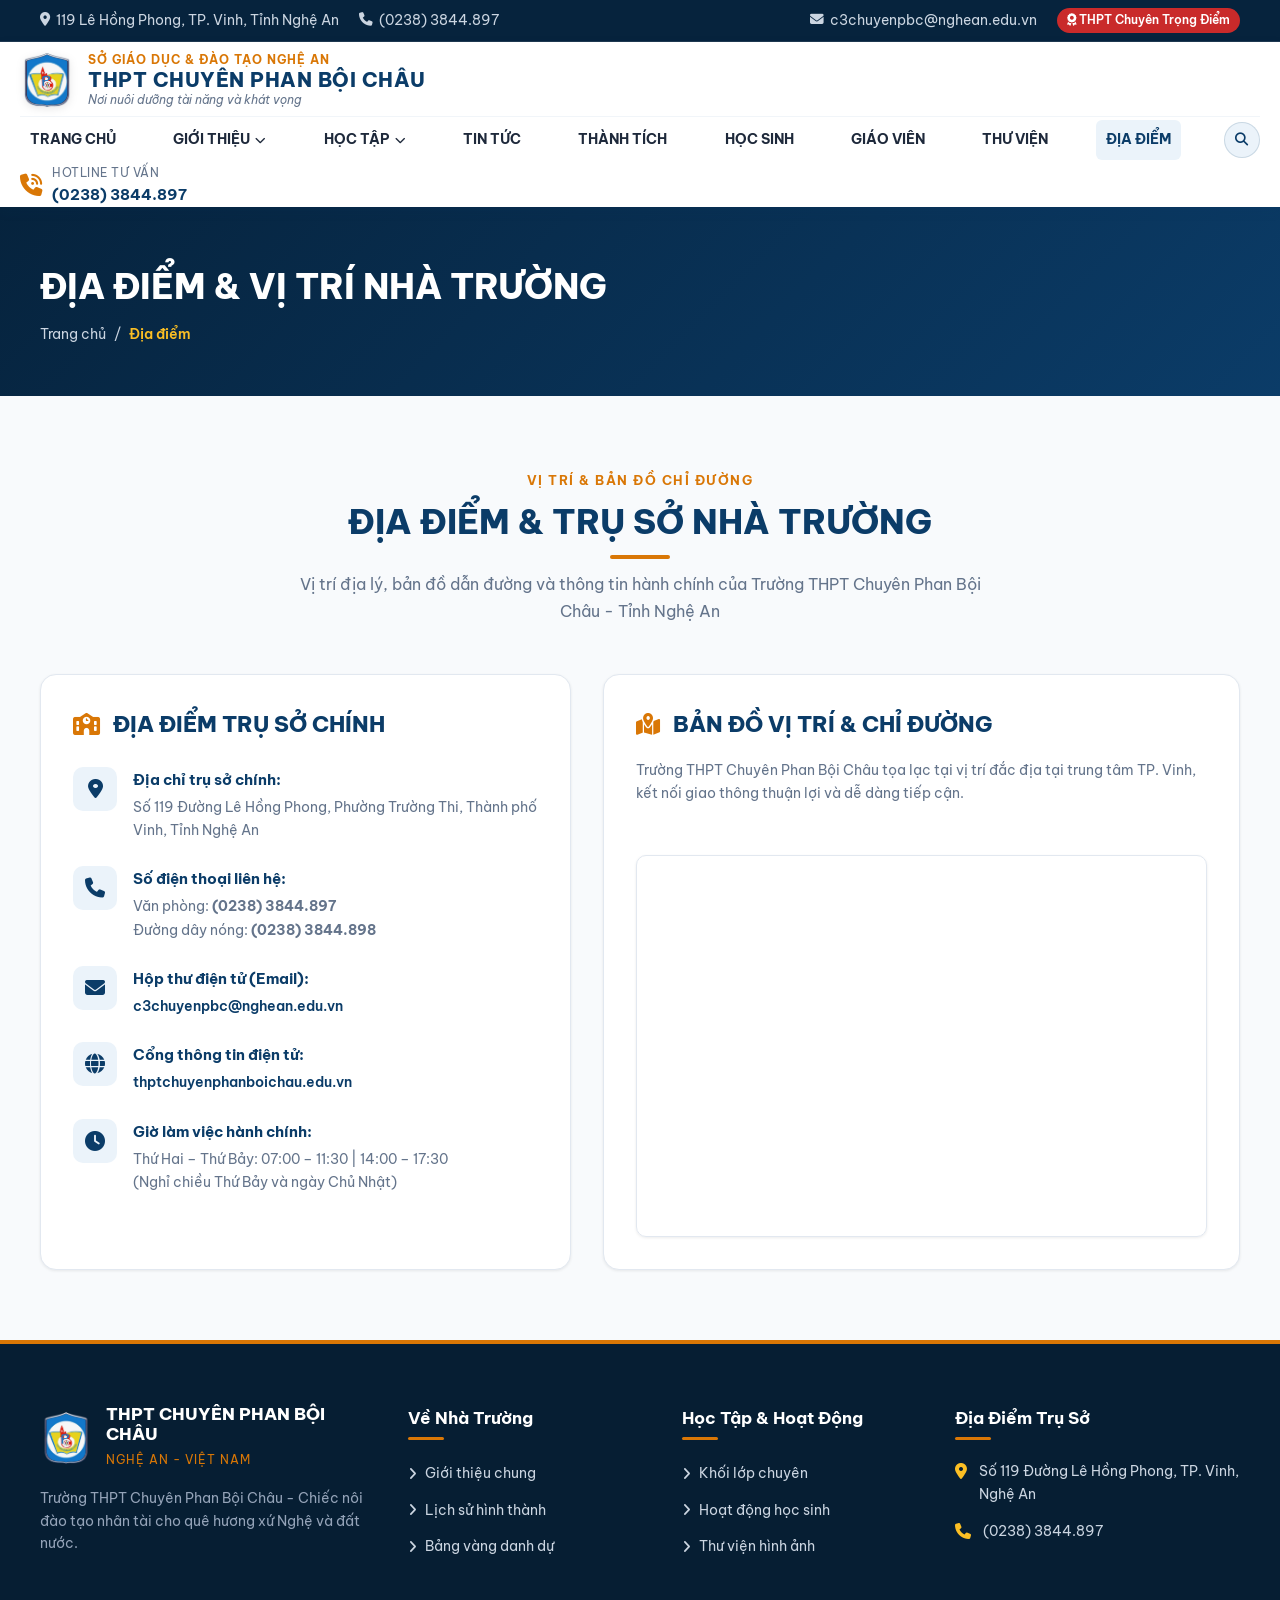
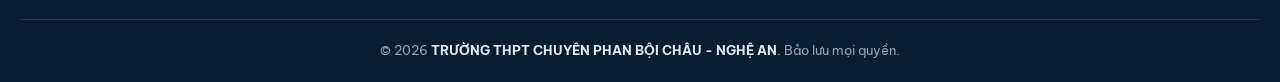
<file: pages/dia-diem.html>
<!DOCTYPE html>
<html lang="vi">
<head>
  <meta charset="UTF-8">
  <meta name="viewport" content="width=device-width, initial-scale=1.0">
  <title>Địa Điểm & Vị Trí - Trường THPT Chuyên Phan Bội Châu (Nghệ An)</title>
  <link rel="icon" type="image/png" href="../images/logo/logo-pbc.png">
  <link rel="stylesheet" href="https://cdnjs.cloudflare.com/ajax/libs/font-awesome/6.5.1/css/all.min.css">
  <link rel="stylesheet" href="../css/style.css">
  <link rel="stylesheet" href="../css/components.css">
  <link rel="stylesheet" href="../css/responsive.css">
</head>
<body>

  <!-- TOP BAR -->
  <div class="top-bar">
    <div class="container top-bar-inner">
      <div class="top-bar-left">
        <span class="top-bar-item"><i class="fa-solid fa-location-dot"></i> 119 Lê Hồng Phong, TP. Vinh, Tỉnh Nghệ An</span>
        <span class="top-bar-item"><i class="fa-solid fa-phone"></i> (0238) 3844.897</span>
      </div>
      <div class="top-bar-right">
        <span class="top-bar-item"><i class="fa-solid fa-envelope"></i> c3chuyenpbc@nghean.edu.vn</span>
        <span class="top-bar-highlight"><i class="fa-solid fa-award"></i> THPT Chuyên Trọng Điểm</span>
      </div>
    </div>
  </div>

  <!-- 2. STICKY HEADER -->
  <header class="header-sticky">
    <div class="container header-inner">
      <a href="../index.html" class="brand-logo">
        <img src="../images/logo/logo-pbc.png" alt="Logo Trường THPT Chuyên Phan Bội Châu">
        <div class="brand-title-wrap">
          <span class="brand-sub">Sở Giáo dục &amp; Đào tạo Nghệ An</span>
          <span class="brand-name">THPT CHUYÊN PHAN BỘI CHÂU</span>
          <span class="brand-motto">Nơi nuôi dưỡng tài năng và khát vọng</span>
        </div>
      </a>

      <nav class="nav-menu">
        <div class="nav-item">
          <a href="../index.html" class="nav-link">TRANG CHỦ</a>
        </div>
        <div class="nav-item">
          <a href="gioi-thieu.html" class="nav-link">
            GIỚI THIỆU <i class="fa-solid fa-chevron-down"></i>
          </a>
          <div class="dropdown-menu">
            <a href="gioi-thieu.html#tong-quan" class="dropdown-link"><i class="fa-solid fa-school"></i> Tổng quan</a>
            <a href="gioi-thieu.html#lich-su" class="dropdown-link"><i class="fa-solid fa-timeline"></i> Lịch sử hình thành</a>
            <a href="gioi-thieu.html#tam-nhin" class="dropdown-link"><i class="fa-solid fa-eye"></i> Tầm nhìn – Sứ mệnh</a>
            <a href="gioi-thieu.html#bgh" class="dropdown-link"><i class="fa-solid fa-user-tie"></i> Ban Giám hiệu</a>
            <a href="gioi-thieu.html#co-so-vat-chat" class="dropdown-link"><i class="fa-solid fa-building-columns"></i> Cơ sở vật chất</a>
          </div>
        </div>
        <div class="nav-item">
          <a href="hoc-tap.html" class="nav-link">
            HỌC TẬP <i class="fa-solid fa-chevron-down"></i>
          </a>
          <div class="dropdown-menu">
            <a href="hoc-tap.html#cac-mon-chuyen" class="dropdown-link"><i class="fa-solid fa-book-open"></i> Các khối chuyên</a>
            <a href="hoc-tap.html#tai-lieu" class="dropdown-link"><i class="fa-solid fa-file-arrow-down"></i> Tài liệu học tập</a>
          </div>
        </div>
        <div class="nav-item">
          <a href="tin-tuc.html" class="nav-link">TIN TỨC</a>
        </div>
        <div class="nav-item">
          <a href="thanh-tich.html" class="nav-link">THÀNH TÍCH</a>
        </div>
        <div class="nav-item">
          <a href="hoc-sinh.html" class="nav-link">HỌC SINH</a>
        </div>
        <div class="nav-item">
          <a href="giao-vien.html" class="nav-link">GIÁO VIÊN</a>
        </div>
        <div class="nav-item">
          <a href="thu-vien.html" class="nav-link">THƯ VIỆN</a>
        </div>
        <div class="nav-item">
          <a href="dia-diem.html" class="nav-link active">ĐỊA ĐIỂM</a>
        </div>
        <button class="btn-search-trigger nav-search-btn" title="Tìm kiếm" aria-label="Tìm kiếm">
          <i class="fa-solid fa-magnifying-glass"></i>
        </button>
      </nav>

      <div class="header-right-box">
        <div class="header-contact-quick">
          <i class="fa-solid fa-phone-volume"></i>
          <div>
            <span>Hotline tư vấn</span>
            <strong>(0238) 3844.897</strong>
          </div>
        </div>
        <button class="mobile-toggle" aria-label="Mở thực đơn">
          <i class="fa-solid fa-bars"></i>
        </button>
      </div>
    </div>
  </header>

  <!-- BANNER -->
  <div class="page-banner">
    <div class="container">
      <h1 class="page-banner-title">ĐỊA ĐIỂM &amp; VỊ TRÍ NHÀ TRƯỜNG</h1>
      <div class="breadcrumb-list">
        <a href="../index.html">Trang chủ</a>
        <span>/</span>
        <span class="current">Địa điểm</span>
      </div>
    </div>
  </div>

  <!-- LOCATION & CONTACT SECTION -->
  <section class="section">
    <div class="container">
      <div class="section-header">
        <span class="section-tag">Vị trí &amp; Bản đồ chỉ đường</span>
        <h2 class="section-title">ĐỊA ĐIỂM &amp; TRỤ SỞ NHÀ TRƯỜNG</h2>
        <p class="section-desc">Vị trí địa lý, bản đồ dẫn đường và thông tin hành chính của Trường THPT Chuyên Phan Bội Châu - Tỉnh Nghệ An</p>
      </div>

      <div class="contact-layout" style="grid-template-columns: 1fr 1.2fr; gap: 32px;">
        <!-- Thông tin nhà trường -->
        <div class="contact-info-card">
          <h3 style="color: var(--primary); font-size: 1.35rem; margin-bottom: 24px; font-weight: 800;"><i class="fa-solid fa-school" style="color: var(--accent-gold); margin-right: 8px;"></i> ĐỊA ĐIỂM TRỤ SỞ CHÍNH</h3>
          
          <div class="contact-item">
            <div class="contact-icon"><i class="fa-solid fa-location-dot"></i></div>
            <div>
              <h5>Địa chỉ trụ sở chính:</h5>
              <p>Số 119 Đường Lê Hồng Phong, Phường Trường Thi, Thành phố Vinh, Tỉnh Nghệ An</p>
            </div>
          </div>

          <div class="contact-item">
            <div class="contact-icon"><i class="fa-solid fa-phone"></i></div>
            <div>
              <h5>Số điện thoại liên hệ:</h5>
              <p>Văn phòng: <strong>(0238) 3844.897</strong><br>Đường dây nóng: <strong>(0238) 3844.898</strong></p>
            </div>
          </div>

          <div class="contact-item">
            <div class="contact-icon"><i class="fa-solid fa-envelope"></i></div>
            <div>
              <h5>Hộp thư điện tử (Email):</h5>
              <p><a href="mailto:c3chuyenpbc@nghean.edu.vn" style="color: var(--primary); font-weight: 600;">c3chuyenpbc@nghean.edu.vn</a></p>
            </div>
          </div>

          <div class="contact-item">
            <div class="contact-icon"><i class="fa-solid fa-globe"></i></div>
            <div>
              <h5>Cổng thông tin điện tử:</h5>
              <p><a href="https://thptchuyenphanboichau.edu.vn" target="_blank" rel="noopener" style="color: var(--primary); font-weight: 600;">thptchuyenphanboichau.edu.vn</a></p>
            </div>
          </div>

          <div class="contact-item" style="margin-bottom: 0;">
            <div class="contact-icon"><i class="fa-solid fa-clock"></i></div>
            <div>
              <h5>Giờ làm việc hành chính:</h5>
              <p>Thứ Hai – Thứ Bảy: 07:00 – 11:30 | 14:00 – 17:30<br>(Nghỉ chiều Thứ Bảy và ngày Chủ Nhật)</p>
            </div>
          </div>
        </div>

        <!-- Bản đồ Google Map -->
        <div style="background: var(--bg-white); padding: 32px; border-radius: var(--radius-lg); border: 1px solid var(--border-color); box-shadow: var(--shadow-sm); display: flex; flex-direction: column;">
          <h3 style="color: var(--primary); font-size: 1.35rem; margin-bottom: 16px; font-weight: 800;"><i class="fa-solid fa-map-location-dot" style="color: var(--accent-gold); margin-right: 8px;"></i> BẢN ĐỒ VỊ TRÍ &amp; CHỈ ĐƯỜNG</h3>
          <p style="font-size: 0.88rem; color: var(--text-muted); margin-bottom: 20px;">Trường THPT Chuyên Phan Bội Châu tọa lạc tại vị trí đắc địa tại trung tâm TP. Vinh, kết nối giao thông thuận lợi và dễ dàng tiếp cận.</p>
          <div class="map-container" style="flex-grow: 1; min-height: 380px; border-radius: var(--radius-md); overflow: hidden; border: 1px solid var(--border-color);">
            <iframe 
              src="https://www.google.com/maps/embed?pb=!1m18!1m12!1m3!1d3780.0987979601755!2d105.68819077598855!3d18.667469764917633!2m3!1f0!2f0!3f0!3m2!1i1024!2i768!4f13.1!3m3!1m2!1s0x3139ce6594d0dc37%3A0xe96825c898b96ba7!2zVHLGsOG7nW5nIFRIUFQgQ2h1ecOqbiBQaGFuIELhu5lpIENow6J1!5e0!3m2!1svi!2s!4v1711000000000!5m2!1svi!2s" 
              allowfullscreen="" 
              loading="lazy" 
              referrerpolicy="no-referrer-when-downgrade"
              style="width: 100%; height: 100%; min-height: 380px; border: 0;"
              title="Bản đồ vị trí Trường THPT Chuyên Phan Bội Châu">
            </iframe>
          </div>
        </div>
      </div>
    </div>
  </section>

  <!-- FOOTER -->
  <footer class="footer">
    <div class="container footer-grid">
      <div class="footer-brand">
        <div class="footer-logo-wrap">
          <img src="../images/logo/logo-pbc.png" alt="Logo THPT Chuyên Phan Bội Châu">
          <div class="footer-logo-title">
            <h3>THPT CHUYÊN PHAN BỘI CHÂU</h3>
            <span>NGHỆ AN - VIỆT NAM</span>
          </div>
        </div>
        <p class="footer-desc">Trường THPT Chuyên Phan Bội Châu - Chiếc nôi đào tạo nhân tài cho quê hương xứ Nghệ và đất nước.</p>
      </div>

      <div class="footer-col">
        <h4>Về Nhà Trường</h4>
        <ul class="footer-links">
          <li><a href="gioi-thieu.html"><i class="fa-solid fa-angle-right"></i> Giới thiệu chung</a></li>
          <li><a href="gioi-thieu.html#lich-su"><i class="fa-solid fa-angle-right"></i> Lịch sử hình thành</a></li>
          <li><a href="thanh-tich.html"><i class="fa-solid fa-angle-right"></i> Bảng vàng danh dự</a></li>
        </ul>
      </div>

      <div class="footer-col">
        <h4>Học Tập &amp; Hoạt Động</h4>
        <ul class="footer-links">
          <li><a href="hoc-tap.html"><i class="fa-solid fa-angle-right"></i> Khối lớp chuyên</a></li>
          <li><a href="hoc-sinh.html"><i class="fa-solid fa-angle-right"></i> Hoạt động học sinh</a></li>
          <li><a href="thu-vien.html"><i class="fa-solid fa-angle-right"></i> Thư viện hình ảnh</a></li>
        </ul>
      </div>

      <div class="footer-col">
        <h4>Địa Điểm Trụ Sở</h4>
        <ul class="footer-contact-list">
          <li><i class="fa-solid fa-location-dot"></i><span>Số 119 Đường Lê Hồng Phong, TP. Vinh, Nghệ An</span></li>
          <li><i class="fa-solid fa-phone"></i><span>(0238) 3844.897</span></li>
        </ul>
      </div>
    </div>

    <div class="container footer-bottom">
      <p>© 2026 <strong>TRƯỜNG THPT CHUYÊN PHAN BỘI CHÂU - NGHỆ AN</strong>. Bảo lưu mọi quyền.</p>
    </div>
  </footer>

  <!-- SEARCH MODAL -->
  <div class="search-modal" id="searchModal">
    <div class="search-modal-box">
      <div class="search-input-wrap">
        <i class="fa-solid fa-magnifying-glass"></i>
        <input type="text" id="searchInput" placeholder="Nhập từ khóa tìm kiếm...">
        <button class="search-close-btn" id="searchClose"><i class="fa-solid fa-xmark"></i></button>
      </div>
      <div id="searchResults" style="margin-top: 15px; max-height: 250px; overflow-y: auto;"></div>
    </div>
  </div>

  <button class="back-to-top"><i class="fa-solid fa-arrow-up"></i></button>

  <script src="../js/main.js"></script>
  <script src="../js/filter.js"></script>
</body>
</html>
</file>
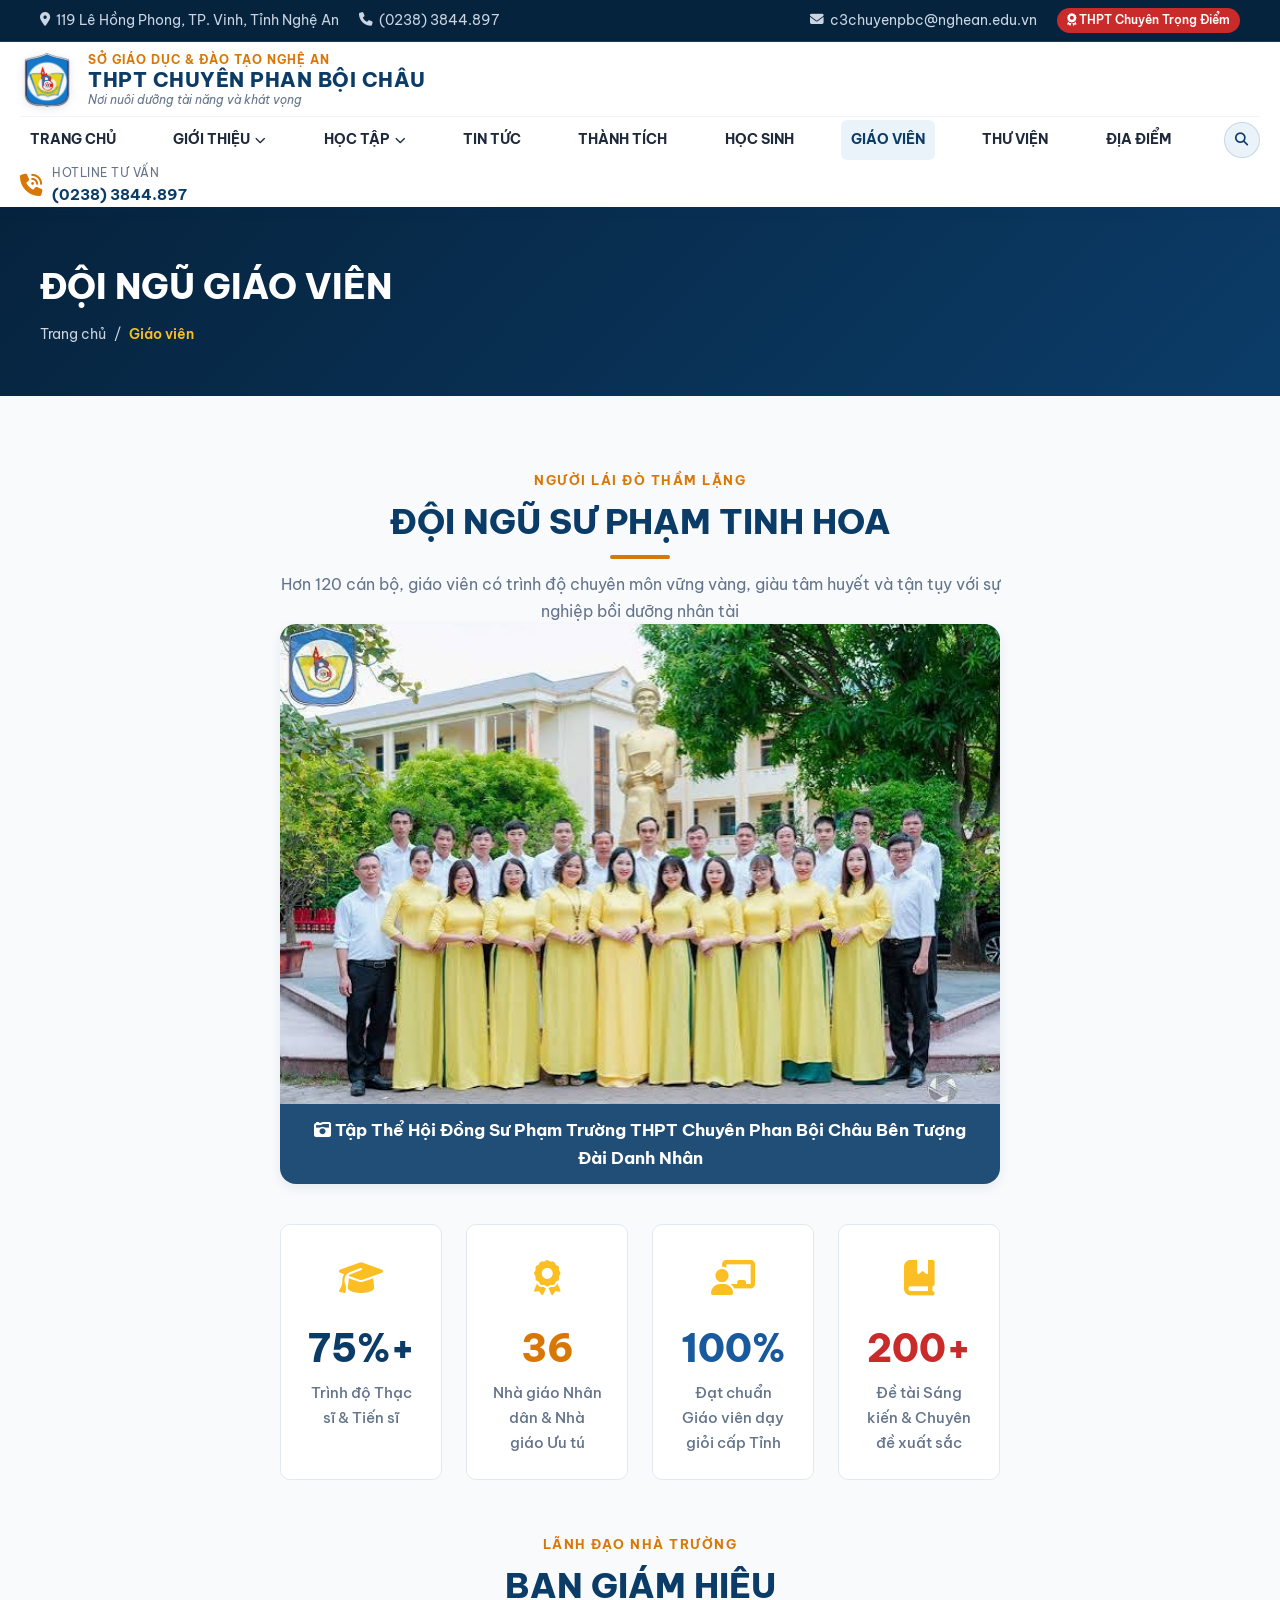
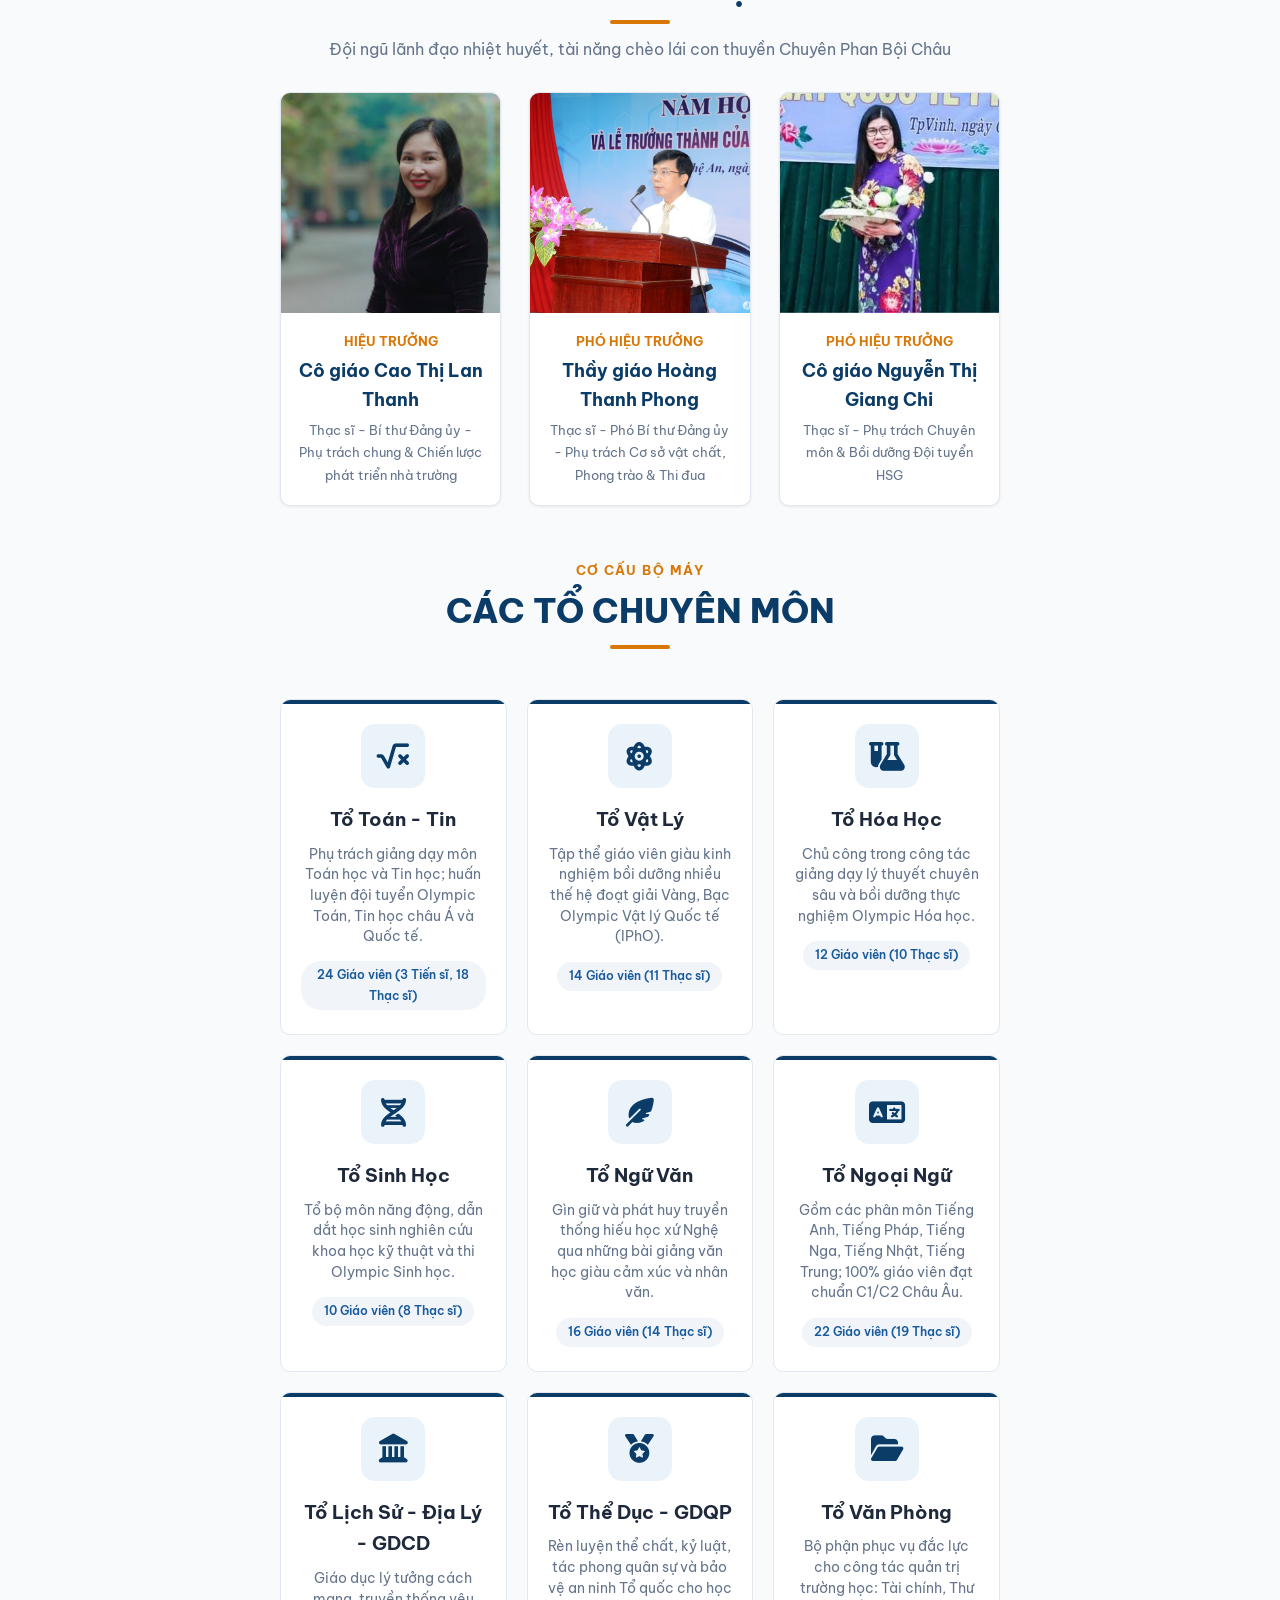
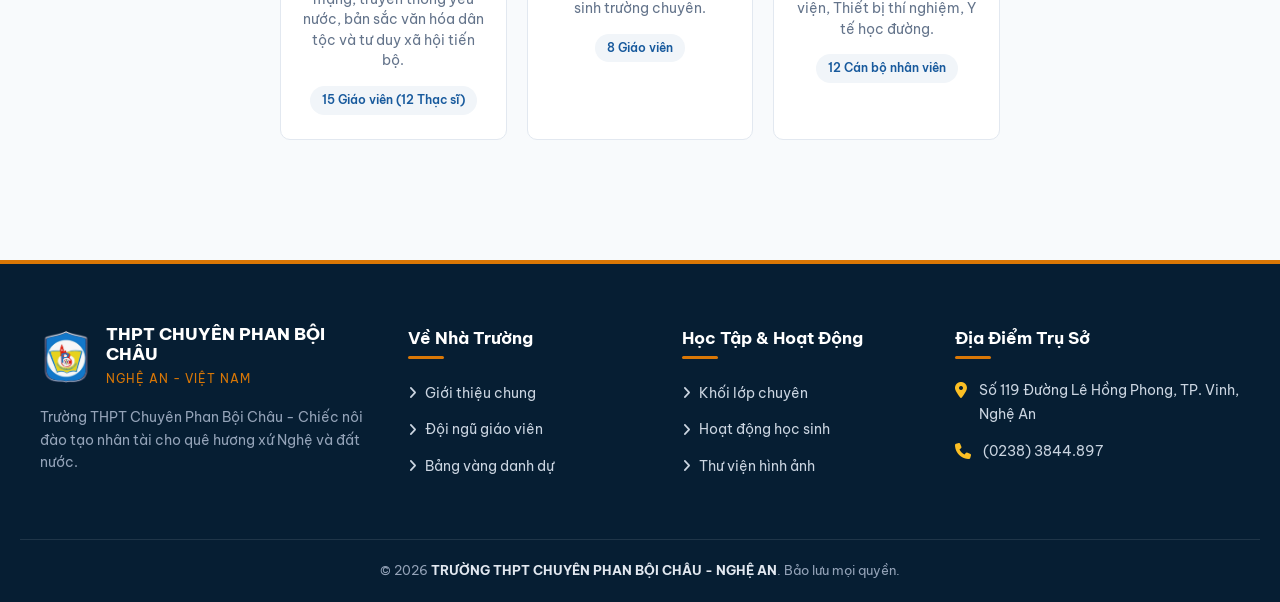
<file: pages/giao-vien.html>
<!DOCTYPE html>
<html lang="vi">
<head>
  <meta charset="UTF-8">
  <meta name="viewport" content="width=device-width, initial-scale=1.0">
  <title>Đội Ngũ Giáo Viên - THPT Chuyên Phan Bội Châu (Nghệ An)</title>
  <link rel="icon" type="image/png" href="../images/logo/logo-pbc.png">
  <link rel="stylesheet" href="https://cdnjs.cloudflare.com/ajax/libs/font-awesome/6.5.1/css/all.min.css">
  <link rel="stylesheet" href="../css/style.css">
  <link rel="stylesheet" href="../css/components.css">
  <link rel="stylesheet" href="../css/responsive.css">
</head>
<body>

  <!-- TOP BAR -->
  <div class="top-bar">
    <div class="container top-bar-inner">
      <div class="top-bar-left">
        <span class="top-bar-item"><i class="fa-solid fa-location-dot"></i> 119 Lê Hồng Phong, TP. Vinh, Tỉnh Nghệ An</span>
        <span class="top-bar-item"><i class="fa-solid fa-phone"></i> (0238) 3844.897</span>
      </div>
      <div class="top-bar-right">
        <span class="top-bar-item"><i class="fa-solid fa-envelope"></i> c3chuyenpbc@nghean.edu.vn</span>
        <span class="top-bar-highlight"><i class="fa-solid fa-award"></i> THPT Chuyên Trọng Điểm</span>
      </div>
    </div>
  </div>

  <!-- HEADER -->
  <header class="header-sticky">
    <div class="container header-inner">
      <a href="../index.html" class="brand-logo">
        <img src="../images/logo/logo-pbc.png" alt="Logo Trường THPT Chuyên Phan Bội Châu">
        <div class="brand-title-wrap">
          <span class="brand-sub">Sở Giáo dục &amp; Đào tạo Nghệ An</span>
          <span class="brand-name">THPT CHUYÊN PHAN BỘI CHÂU</span>
          <span class="brand-motto">Nơi nuôi dưỡng tài năng và khát vọng</span>
        </div>
      </a>

      <nav class="nav-menu">
        <div class="nav-item">
          <a href="../index.html" class="nav-link">TRANG CHỦ</a>
        </div>
        <div class="nav-item">
          <a href="gioi-thieu.html" class="nav-link">
            GIỚI THIỆU <i class="fa-solid fa-chevron-down"></i>
          </a>
          <div class="dropdown-menu">
            <a href="gioi-thieu.html#tong-quan" class="dropdown-link"><i class="fa-solid fa-school"></i> Tổng quan</a>
            <a href="gioi-thieu.html#lich-su" class="dropdown-link"><i class="fa-solid fa-timeline"></i> Lịch sử hình thành</a>
            <a href="gioi-thieu.html#tam-nhin" class="dropdown-link"><i class="fa-solid fa-eye"></i> Tầm nhìn – Sứ mệnh</a>
            <a href="gioi-thieu.html#bgh" class="dropdown-link"><i class="fa-solid fa-user-tie"></i> Ban Giám hiệu</a>
            <a href="gioi-thieu.html#co-so-vat-chat" class="dropdown-link"><i class="fa-solid fa-building-columns"></i> Cơ sở vật chất</a>
          </div>
        </div>
        <div class="nav-item">
          <a href="hoc-tap.html" class="nav-link">
            HỌC TẬP <i class="fa-solid fa-chevron-down"></i>
          </a>
          <div class="dropdown-menu">
            <a href="hoc-tap.html#cac-mon-chuyen" class="dropdown-link"><i class="fa-solid fa-book-open"></i> Các khối chuyên</a>
            <a href="hoc-tap.html#chuong-trinh" class="dropdown-link"><i class="fa-solid fa-graduation-cap"></i> Chương trình đào tạo</a>
            <a href="hoc-tap.html#tai-lieu" class="dropdown-link"><i class="fa-solid fa-file-arrow-down"></i> Tài liệu học tập</a>
          </div>
        </div>
        <div class="nav-item">
          <a href="tin-tuc.html" class="nav-link">TIN TỨC</a>
        </div>
        <div class="nav-item">
          <a href="thanh-tich.html" class="nav-link">THÀNH TÍCH</a>
        </div>
        <div class="nav-item">
          <a href="hoc-sinh.html" class="nav-link">HỌC SINH</a>
        </div>
        <div class="nav-item">
          <a href="giao-vien.html" class="nav-link active">GIÁO VIÊN</a>
        </div>
        <div class="nav-item">
          <a href="thu-vien.html" class="nav-link">THƯ VIỆN</a>
        </div>
        <div class="nav-item">
          <a href="dia-diem.html" class="nav-link">ĐỊA ĐIỂM</a>
        </div>
        <button class="btn-search-trigger nav-search-btn" title="Tìm kiếm" aria-label="Tìm kiếm">
          <i class="fa-solid fa-magnifying-glass"></i>
        </button>
      </nav>

      <div class="header-right-box">
        <div class="header-contact-quick">
          <i class="fa-solid fa-phone-volume"></i>
          <div>
            <span>Hotline tư vấn</span>
            <strong>(0238) 3844.897</strong>
          </div>
        </div>
        <button class="mobile-toggle" aria-label="Mở thực đơn">
          <i class="fa-solid fa-bars"></i>
        </button>
      </div>
    </div>
  </header>

  <!-- BANNER -->
  <div class="page-banner">
    <div class="container">
      <h1 class="page-banner-title">ĐỘI NGŨ GIÁO VIÊN</h1>
      <div class="breadcrumb-list">
        <a href="../index.html">Trang chủ</a>
        <span>/</span>
        <span class="current">Giáo viên</span>
      </div>
    </div>
  </div>

  <!-- GIỚI THIỆU ĐỘI NGŨ -->
  <section class="section">
    <div class="container">
      <div class="section-header">
        <span class="section-tag">Người lái đò thầm lặng</span>
        <h2 class="section-title">ĐỘI NGŨ SƯ PHẠM TINH HOA</h2>
        <p class="section-desc">Hơn 120 cán bộ, giáo viên có trình độ chuyên môn vững vàng, giàu tâm huyết và tận tụy với sự nghiệp bồi dưỡng nhân tài</p>
      <!-- Ảnh kỷ yếu Hội đồng sư phạm -->
      <div style="margin-bottom: 40px; border-radius: var(--radius-lg); overflow: hidden; box-shadow: var(--shadow-md); position: relative;">
        <img src="../images/gallery/ky-yeu-tap-the-giao-vien.png" alt="Tập thể Hội đồng Sư phạm Trường THPT Chuyên Phan Bội Châu" style="width: 100%; height: auto; max-height: 480px; object-fit: cover; object-position: center 25%; display: block;">
        <div style="background: rgba(11, 60, 104, 0.9); color: #fff; padding: 12px 20px; font-weight: 700; text-align: center; font-size: 1.05rem;">
          <i class="fa-solid fa-camera-retro"></i> Tập Thể Hội Đồng Sư Phạm Trường THPT Chuyên Phan Bội Châu Bên Tượng Đài Danh Nhân
        </div>
      </div>

      <!-- Thống kê năng lực giáo viên -->
      <div class="stats-grid" style="margin-bottom: 50px;">
        <div class="stat-card" style="background: #fff; border-color: var(--border-color); color: var(--text-main);">
          <div class="stat-icon"><i class="fa-solid fa-graduation-cap"></i></div>
          <div style="font-size: 2.4rem; font-weight: 800; color: var(--primary);">75%+</div>
          <div class="stat-label" style="color: var(--text-muted);">Trình độ Thạc sĩ &amp; Tiến sĩ</div>
        </div>
        <div class="stat-card" style="background: #fff; border-color: var(--border-color); color: var(--text-main);">
          <div class="stat-icon"><i class="fa-solid fa-award"></i></div>
          <div style="font-size: 2.4rem; font-weight: 800; color: var(--accent-gold);">36</div>
          <div class="stat-label" style="color: var(--text-muted);">Nhà giáo Nhân dân &amp; Nhà giáo Ưu tú</div>
        </div>
        <div class="stat-card" style="background: #fff; border-color: var(--border-color); color: var(--text-main);">
          <div class="stat-icon"><i class="fa-solid fa-chalkboard-user"></i></div>
          <div style="font-size: 2.4rem; font-weight: 800; color: var(--primary-light);">100%</div>
          <div class="stat-label" style="color: var(--text-muted);">Đạt chuẩn Giáo viên dạy giỏi cấp Tỉnh</div>
        </div>
        <div class="stat-card" style="background: #fff; border-color: var(--border-color); color: var(--text-main);">
          <div class="stat-icon"><i class="fa-solid fa-book-bookmark"></i></div>
          <div style="font-size: 2.4rem; font-weight: 800; color: var(--accent-red);">200+</div>
          <div class="stat-label" style="color: var(--text-muted);">Đề tài Sáng kiến &amp; Chuyên đề xuất sắc</div>
        </div>
      </div>

      <!-- BAN GIÁM HIỆU -->
      <div class="section-header" style="margin-bottom: 30px;">
        <span class="section-tag">Lãnh đạo nhà trường</span>
        <h2 class="section-title">BAN GIÁM HIỆU</h2>
        <p class="section-desc">Đội ngũ lãnh đạo nhiệt huyết, tài năng chèo lái con thuyền Chuyên Phan Bội Châu</p>
      </div>

      <div class="news-grid" style="grid-template-columns: repeat(3, 1fr); margin-bottom: 50px;">
        <div class="teacher-card">
          <div class="teacher-avatar-wrap">
            <img src="../images/teachers/hieu-truong-cao-thi-lan-thanh.png" alt="Cô giáo Cao Thị Lan Thanh - Hiệu trưởng" style="object-fit: cover; object-position: 65% 20%;">
          </div>
          <div class="teacher-info">
            <div class="teacher-title">Hiệu Trưởng</div>
            <h3 class="teacher-name">Cô giáo Cao Thị Lan Thanh</h3>
            <p class="teacher-dept">Thạc sĩ - Bí thư Đảng ủy - Phụ trách chung &amp; Chiến lược phát triển nhà trường</p>
          </div>
        </div>

        <div class="teacher-card">
          <div class="teacher-avatar-wrap">
            <img src="../images/teachers/hieu-pho-hoang-thanh-phong.jpg" alt="Thầy giáo Hoàng Thanh Phong - Phó Hiệu trưởng" style="object-fit: cover; object-position: 65% 15%;">
          </div>
          <div class="teacher-info">
            <div class="teacher-title">Phó Hiệu Trưởng</div>
            <h3 class="teacher-name">Thầy giáo Hoàng Thanh Phong</h3>
            <p class="teacher-dept">Thạc sĩ - Phó Bí thư Đảng ủy - Phụ trách Cơ sở vật chất, Phong trào &amp; Thi đua</p>
          </div>
        </div>

        <div class="teacher-card">
          <div class="teacher-avatar-wrap">
            <img src="../images/teachers/hieu-pho-nguyen-thi-giang-chi.png" alt="Cô giáo Nguyễn Thị Giang Chi - Phó Hiệu trưởng" style="object-fit: cover; object-position: 50% 20%;">
          </div>
          <div class="teacher-info">
            <div class="teacher-title">Phó Hiệu Trưởng</div>
            <h3 class="teacher-name">Cô giáo Nguyễn Thị Giang Chi</h3>
            <p class="teacher-dept">Thạc sĩ - Phụ trách Chuyên môn &amp; Bồi dưỡng Đội tuyển HSG</p>
          </div>
        </div>
      </div>

      <!-- TỔ CHUYÊN MÔN -->
      <div class="section-header">
        <span class="section-tag">Cơ cấu bộ máy</span>
        <h2 class="section-title">CÁC TỔ CHUYÊN MÔN</h2>
      </div>

      <div class="subject-grid" style="grid-template-columns: repeat(3, 1fr); margin-bottom: 50px;">
        <div class="subject-card">
          <div class="subject-icon-wrap"><i class="fa-solid fa-square-root-variable"></i></div>
          <h3 class="subject-name">Tổ Toán - Tin</h3>
          <p class="subject-desc">Phụ trách giảng dạy môn Toán học và Tin học; huấn luyện đội tuyển Olympic Toán, Tin học châu Á và Quốc tế.</p>
          <span class="subject-badge">24 Giáo viên (3 Tiến sĩ, 18 Thạc sĩ)</span>
        </div>

        <div class="subject-card">
          <div class="subject-icon-wrap"><i class="fa-solid fa-atom"></i></div>
          <h3 class="subject-name">Tổ Vật Lý</h3>
          <p class="subject-desc">Tập thể giáo viên giàu kinh nghiệm bồi dưỡng nhiều thế hệ đoạt giải Vàng, Bạc Olympic Vật lý Quốc tế (IPhO).</p>
          <span class="subject-badge">14 Giáo viên (11 Thạc sĩ)</span>
        </div>

        <div class="subject-card">
          <div class="subject-icon-wrap"><i class="fa-solid fa-flask-vial"></i></div>
          <h3 class="subject-name">Tổ Hóa Học</h3>
          <p class="subject-desc">Chủ công trong công tác giảng dạy lý thuyết chuyên sâu và bồi dưỡng thực nghiệm Olympic Hóa học.</p>
          <span class="subject-badge">12 Giáo viên (10 Thạc sĩ)</span>
        </div>

        <div class="subject-card">
          <div class="subject-icon-wrap"><i class="fa-solid fa-dna"></i></div>
          <h3 class="subject-name">Tổ Sinh Học</h3>
          <p class="subject-desc">Tổ bộ môn năng động, dẫn dắt học sinh nghiên cứu khoa học kỹ thuật và thi Olympic Sinh học.</p>
          <span class="subject-badge">10 Giáo viên (8 Thạc sĩ)</span>
        </div>

        <div class="subject-card">
          <div class="subject-icon-wrap"><i class="fa-solid fa-feather-pointed"></i></div>
          <h3 class="subject-name">Tổ Ngữ Văn</h3>
          <p class="subject-desc">Gìn giữ và phát huy truyền thống hiếu học xứ Nghệ qua những bài giảng văn học giàu cảm xúc và nhân văn.</p>
          <span class="subject-badge">16 Giáo viên (14 Thạc sĩ)</span>
        </div>

        <div class="subject-card">
          <div class="subject-icon-wrap"><i class="fa-solid fa-language"></i></div>
          <h3 class="subject-name">Tổ Ngoại Ngữ</h3>
          <p class="subject-desc">Gồm các phân môn Tiếng Anh, Tiếng Pháp, Tiếng Nga, Tiếng Nhật, Tiếng Trung; 100% giáo viên đạt chuẩn C1/C2 Châu Âu.</p>
          <span class="subject-badge">22 Giáo viên (19 Thạc sĩ)</span>
        </div>

        <div class="subject-card">
          <div class="subject-icon-wrap"><i class="fa-solid fa-landmark"></i></div>
          <h3 class="subject-name">Tổ Lịch Sử - Địa Lý - GDCD</h3>
          <p class="subject-desc">Giáo dục lý tưởng cách mạng, truyền thống yêu nước, bản sắc văn hóa dân tộc và tư duy xã hội tiến bộ.</p>
          <span class="subject-badge">15 Giáo viên (12 Thạc sĩ)</span>
        </div>

        <div class="subject-card">
          <div class="subject-icon-wrap"><i class="fa-solid fa-medal"></i></div>
          <h3 class="subject-name">Tổ Thể Dục - GDQP</h3>
          <p class="subject-desc">Rèn luyện thể chất, kỷ luật, tác phong quân sự và bảo vệ an ninh Tổ quốc cho học sinh trường chuyên.</p>
          <span class="subject-badge">8 Giáo viên</span>
        </div>

        <div class="subject-card">
          <div class="subject-icon-wrap"><i class="fa-solid fa-folder-open"></i></div>
          <h3 class="subject-name">Tổ Văn Phòng</h3>
          <p class="subject-desc">Bộ phận phục vụ đắc lực cho công tác quản trị trường học: Tài chính, Thư viện, Thiết bị thí nghiệm, Y tế học đường.</p>
          <span class="subject-badge">12 Cán bộ nhân viên</span>
        </div>
      </div>
    </div>
  </section>

  <!-- FOOTER -->
  <footer class="footer">
    <div class="container footer-grid">
      <div class="footer-brand">
        <div class="footer-logo-wrap">
          <img src="../images/logo/logo-pbc.png" alt="Logo THPT Chuyên Phan Bội Châu">
          <div class="footer-logo-title">
            <h3>THPT CHUYÊN PHAN BỘI CHÂU</h3>
            <span>NGHỆ AN - VIỆT NAM</span>
          </div>
        </div>
        <p class="footer-desc">Trường THPT Chuyên Phan Bội Châu - Chiếc nôi đào tạo nhân tài cho quê hương xứ Nghệ và đất nước.</p>
      </div>

      <div class="footer-col">
        <h4>Về Nhà Trường</h4>
        <ul class="footer-links">
          <li><a href="gioi-thieu.html"><i class="fa-solid fa-angle-right"></i> Giới thiệu chung</a></li>
          <li><a href="giao-vien.html"><i class="fa-solid fa-angle-right"></i> Đội ngũ giáo viên</a></li>
          <li><a href="thanh-tich.html"><i class="fa-solid fa-angle-right"></i> Bảng vàng danh dự</a></li>
        </ul>
      </div>

      <div class="footer-col">
        <h4>Học Tập &amp; Hoạt Động</h4>
        <ul class="footer-links">
          <li><a href="hoc-tap.html"><i class="fa-solid fa-angle-right"></i> Khối lớp chuyên</a></li>
          <li><a href="hoc-sinh.html"><i class="fa-solid fa-angle-right"></i> Hoạt động học sinh</a></li>
          <li><a href="thu-vien.html"><i class="fa-solid fa-angle-right"></i> Thư viện hình ảnh</a></li>
        </ul>
      </div>

      <div class="footer-col">
        <h4>Địa Điểm Trụ Sở</h4>
        <ul class="footer-contact-list">
          <li><i class="fa-solid fa-location-dot"></i><span>Số 119 Đường Lê Hồng Phong, TP. Vinh, Nghệ An</span></li>
          <li><i class="fa-solid fa-phone"></i><span>(0238) 3844.897</span></li>
        </ul>
      </div>
    </div>

    <div class="container footer-bottom">
      <p>© 2026 <strong>TRƯỜNG THPT CHUYÊN PHAN BỘI CHÂU - NGHỆ AN</strong>. Bảo lưu mọi quyền.</p>
    </div>
  </footer>

  <!-- SEARCH MODAL -->
  <div class="search-modal" id="searchModal">
    <div class="search-modal-box">
      <div class="search-input-wrap">
        <i class="fa-solid fa-magnifying-glass"></i>
        <input type="text" id="searchInput" placeholder="Nhập từ khóa tìm kiếm...">
        <button class="search-close-btn" id="searchClose"><i class="fa-solid fa-xmark"></i></button>
      </div>
      <div id="searchResults" style="margin-top: 15px; max-height: 250px; overflow-y: auto;"></div>
    </div>
  </div>

  <button class="back-to-top"><i class="fa-solid fa-arrow-up"></i></button>

  <script src="../js/main.js"></script>
  <script src="../js/filter.js"></script>
</body>
</html>
</file>
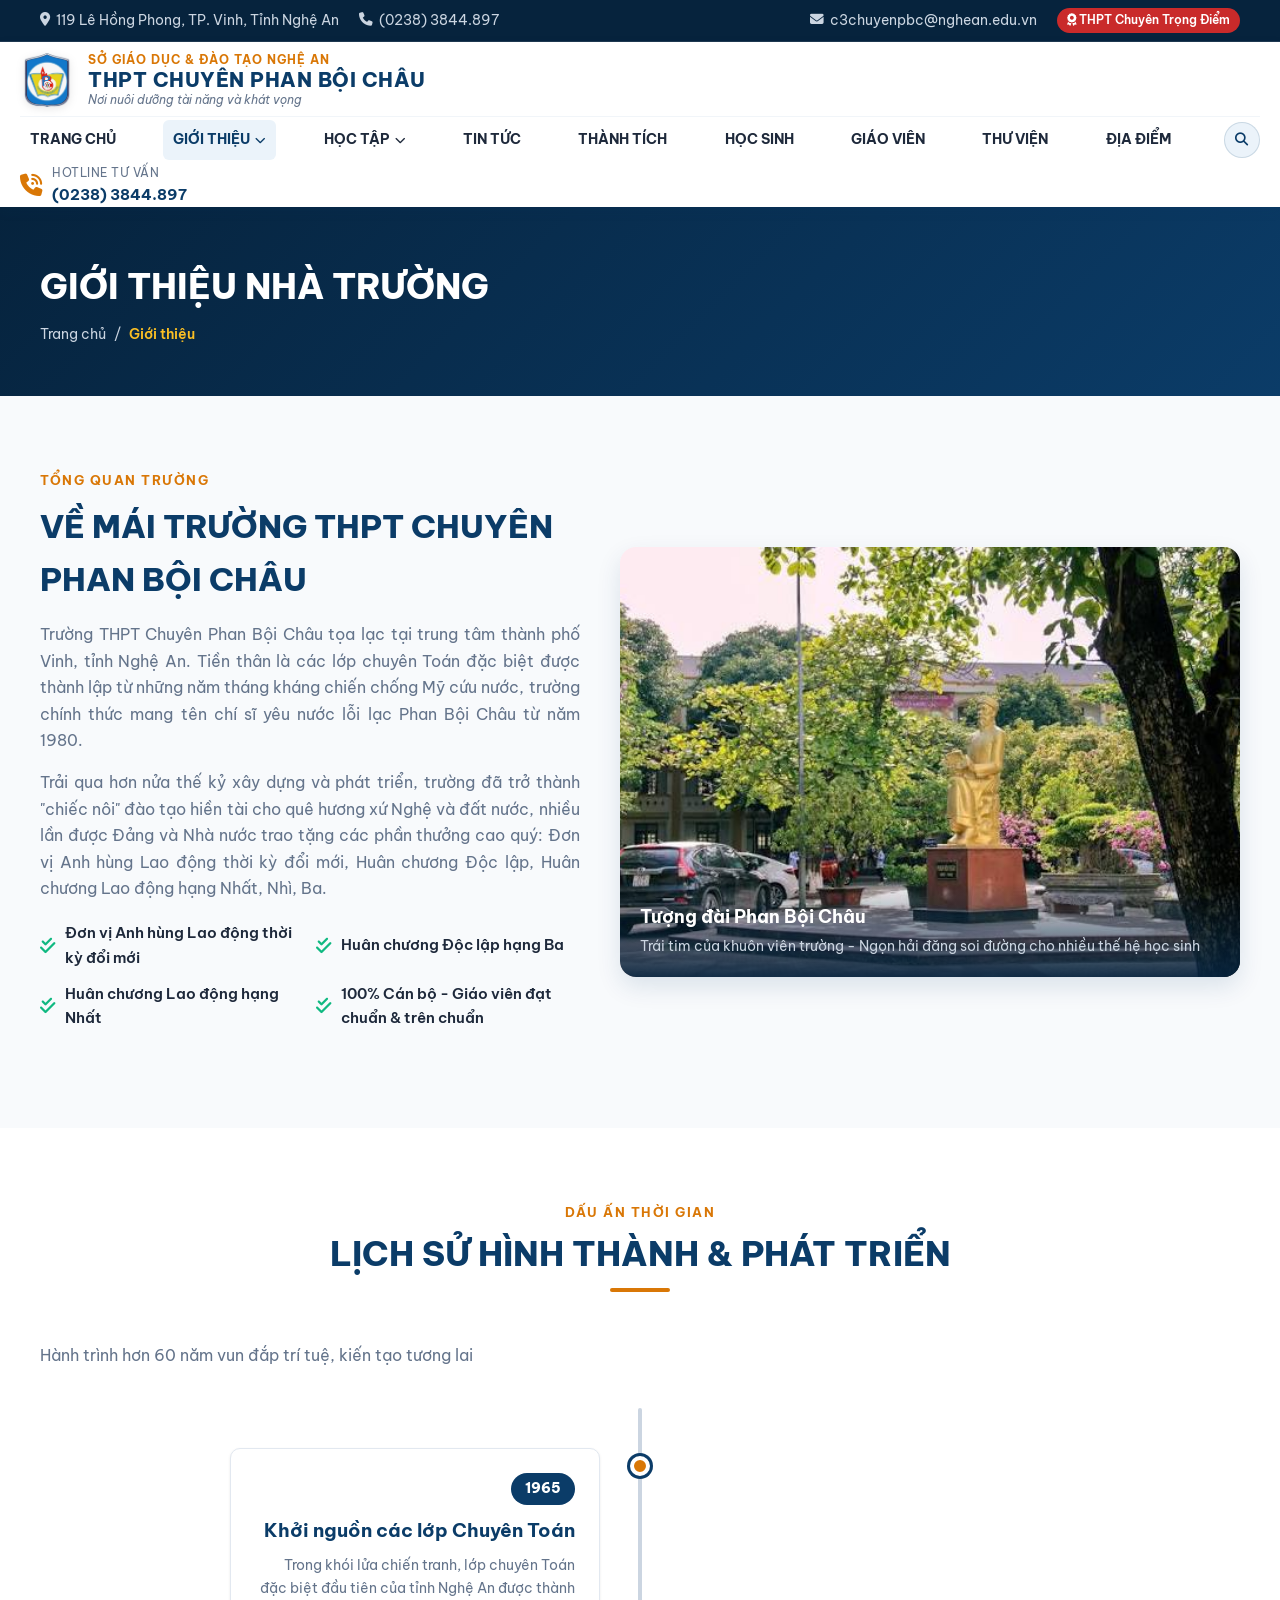
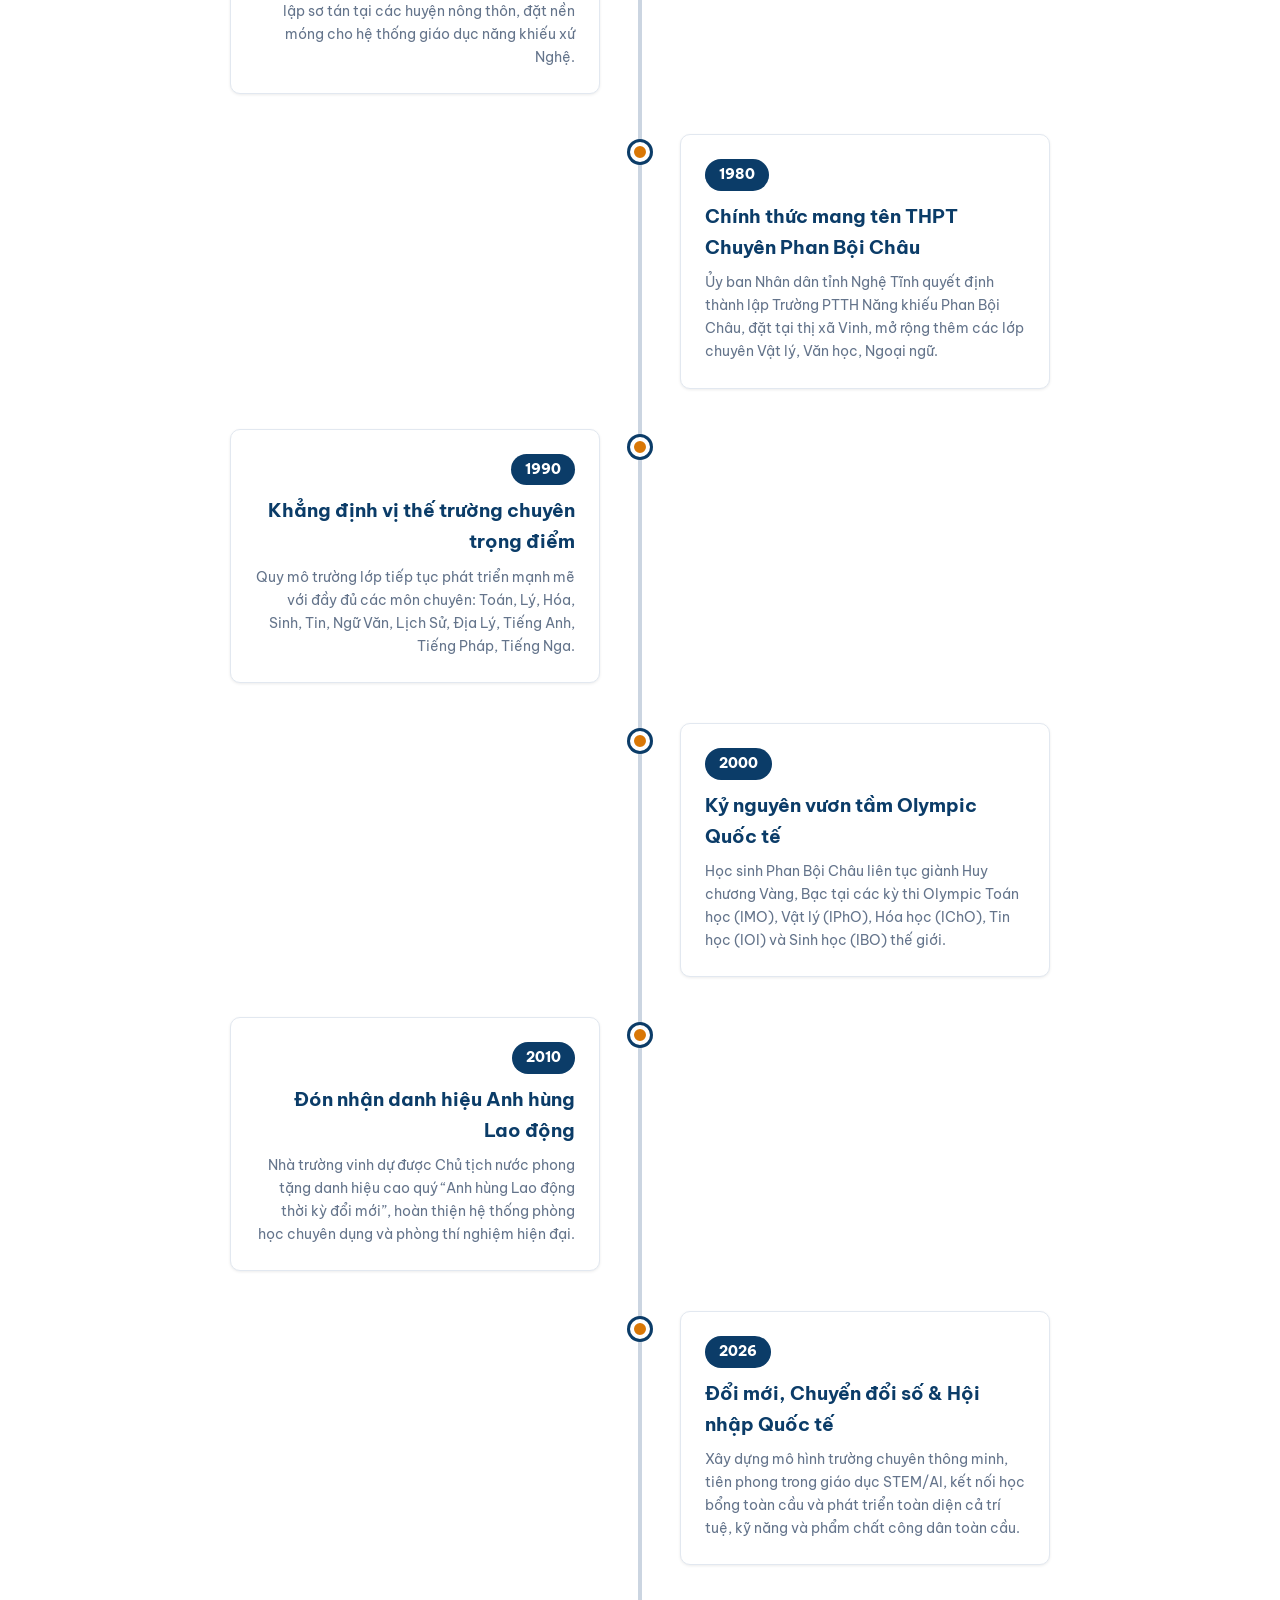
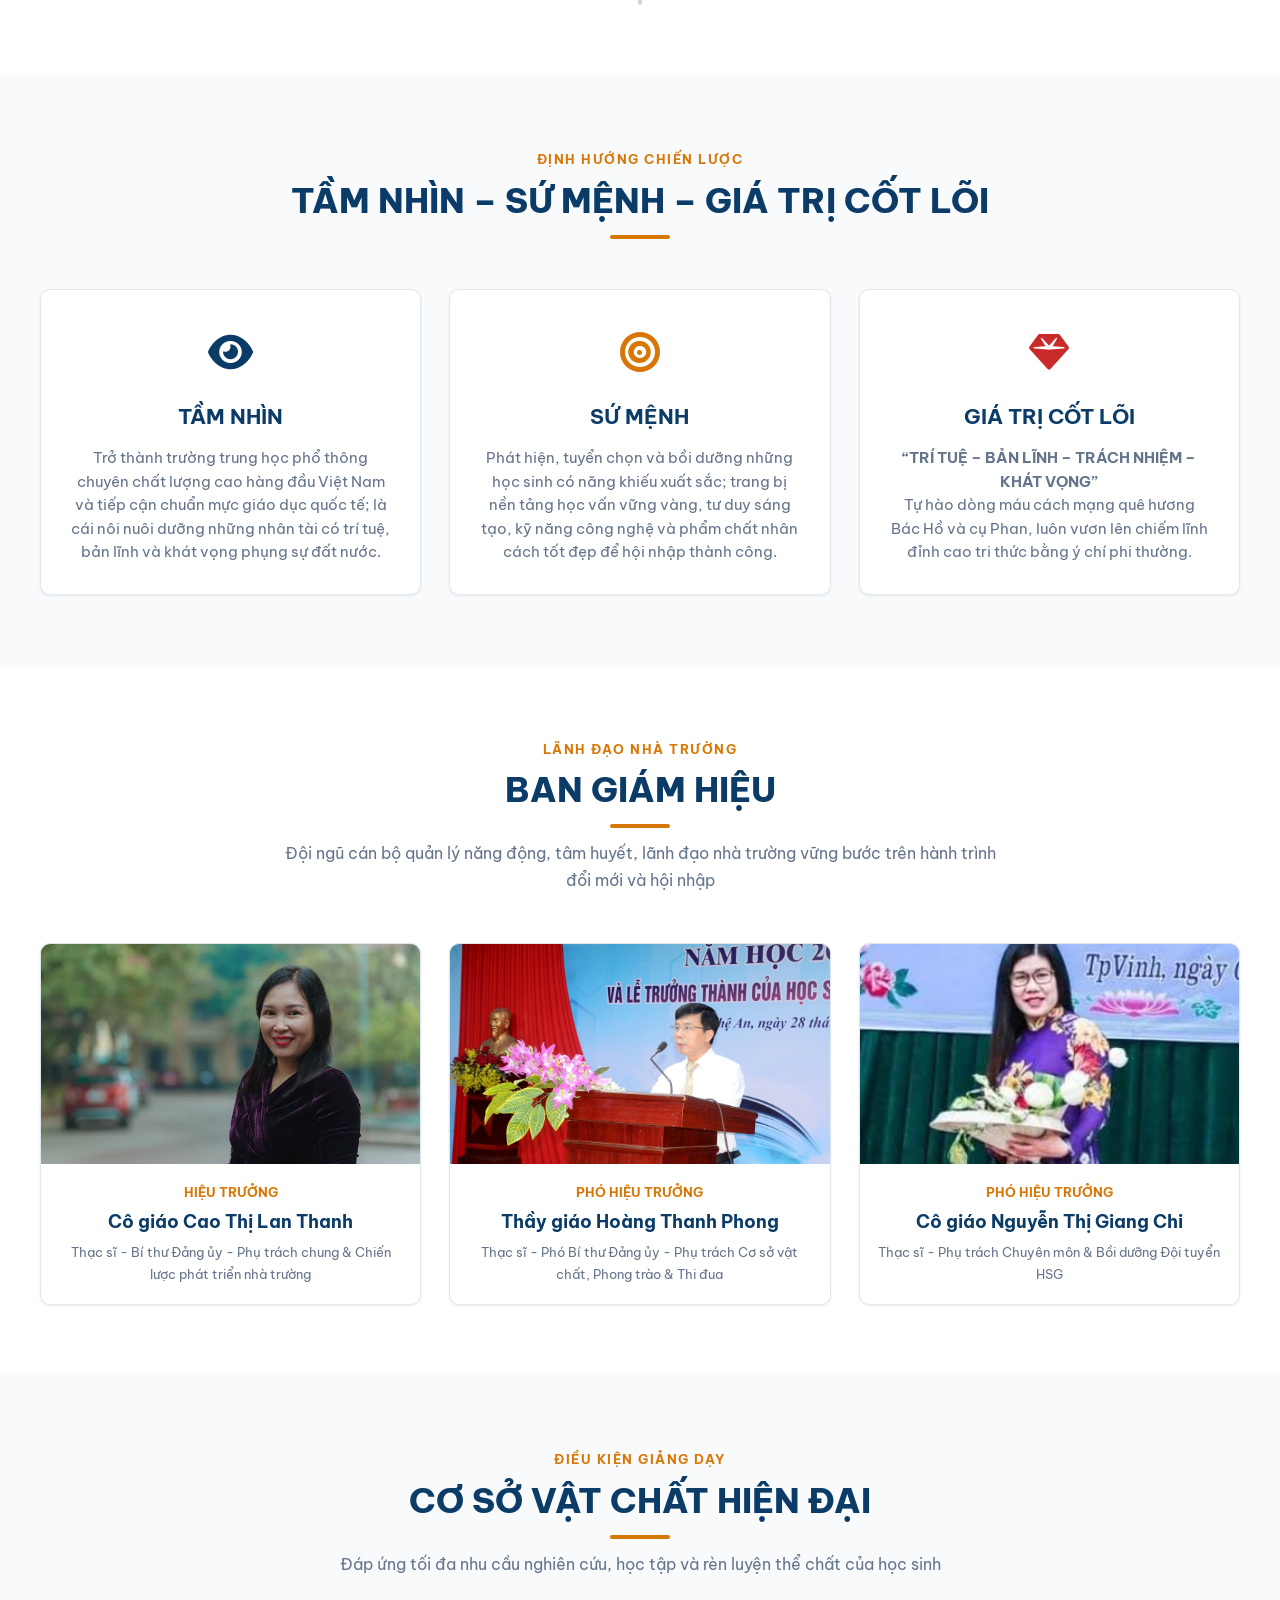
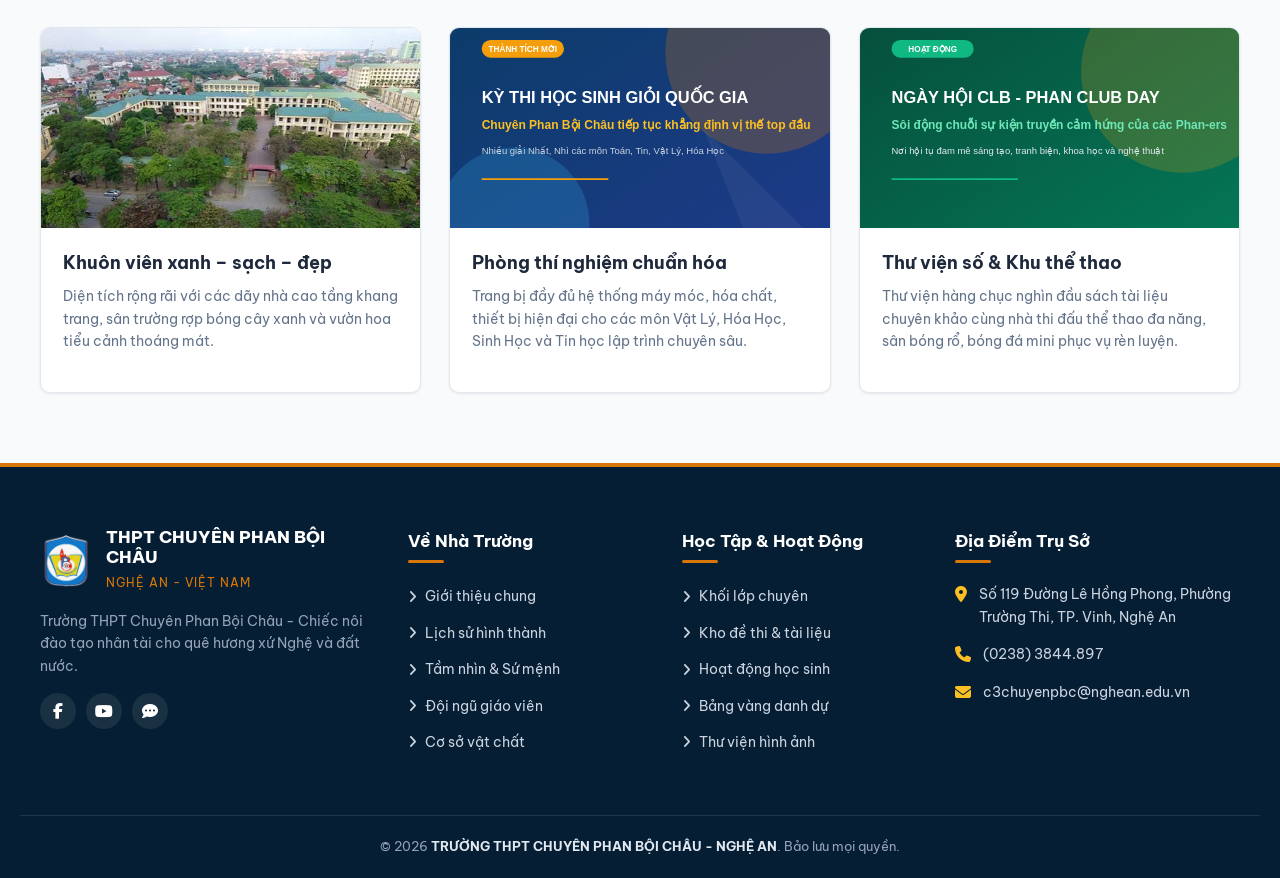
<file: pages/gioi-thieu.html>
<!DOCTYPE html>
<html lang="vi">
<head>
  <meta charset="UTF-8">
  <meta name="viewport" content="width=device-width, initial-scale=1.0">
  <title>Giới Thiệu - Trường THPT Chuyên Phan Bội Châu (Nghệ An)</title>
  <link rel="icon" type="image/png" href="../images/logo/logo-pbc.png">
  <link rel="stylesheet" href="https://cdnjs.cloudflare.com/ajax/libs/font-awesome/6.5.1/css/all.min.css">
  <link rel="stylesheet" href="../css/style.css">
  <link rel="stylesheet" href="../css/components.css">
  <link rel="stylesheet" href="../css/responsive.css">
</head>
<body>

  <!-- TOP BAR -->
  <div class="top-bar">
    <div class="container top-bar-inner">
      <div class="top-bar-left">
        <span class="top-bar-item"><i class="fa-solid fa-location-dot"></i> 119 Lê Hồng Phong, TP. Vinh, Tỉnh Nghệ An</span>
        <span class="top-bar-item"><i class="fa-solid fa-phone"></i> (0238) 3844.897</span>
      </div>
      <div class="top-bar-right">
        <span class="top-bar-item"><i class="fa-solid fa-envelope"></i> c3chuyenpbc@nghean.edu.vn</span>
        <span class="top-bar-highlight"><i class="fa-solid fa-award"></i> THPT Chuyên Trọng Điểm</span>
      </div>
    </div>
  </div>

  <!-- HEADER -->
  <header class="header-sticky">
    <div class="container header-inner">
      <a href="../index.html" class="brand-logo">
        <img src="../images/logo/logo-pbc.png" alt="Logo Trường THPT Chuyên Phan Bội Châu">
        <div class="brand-title-wrap">
          <span class="brand-sub">Sở Giáo dục &amp; Đào tạo Nghệ An</span>
          <span class="brand-name">THPT CHUYÊN PHAN BỘI CHÂU</span>
          <span class="brand-motto">Nơi nuôi dưỡng tài năng và khát vọng</span>
        </div>
      </a>

      <nav class="nav-menu">
        <div class="nav-item">
          <a href="../index.html" class="nav-link">TRANG CHỦ</a>
        </div>
        <div class="nav-item">
          <a href="gioi-thieu.html" class="nav-link active">
            GIỚI THIỆU <i class="fa-solid fa-chevron-down"></i>
          </a>
          <div class="dropdown-menu">
            <a href="gioi-thieu.html#tong-quan" class="dropdown-link"><i class="fa-solid fa-school"></i> Tổng quan</a>
            <a href="gioi-thieu.html#lich-su" class="dropdown-link"><i class="fa-solid fa-timeline"></i> Lịch sử hình thành</a>
            <a href="gioi-thieu.html#tam-nhin" class="dropdown-link"><i class="fa-solid fa-eye"></i> Tầm nhìn – Sứ mệnh</a>
            <a href="gioi-thieu.html#bgh" class="dropdown-link"><i class="fa-solid fa-user-tie"></i> Ban Giám hiệu</a>
            <a href="gioi-thieu.html#co-so-vat-chat" class="dropdown-link"><i class="fa-solid fa-building-columns"></i> Cơ sở vật chất</a>
          </div>
        </div>
        <div class="nav-item">
          <a href="hoc-tap.html" class="nav-link">
            HỌC TẬP <i class="fa-solid fa-chevron-down"></i>
          </a>
          <div class="dropdown-menu">
            <a href="hoc-tap.html#cac-mon-chuyen" class="dropdown-link"><i class="fa-solid fa-book-open"></i> Các khối chuyên</a>
            <a href="hoc-tap.html#chuong-trinh" class="dropdown-link"><i class="fa-solid fa-graduation-cap"></i> Chương trình đào tạo</a>
            <a href="hoc-tap.html#tai-lieu" class="dropdown-link"><i class="fa-solid fa-file-arrow-down"></i> Tài liệu học tập</a>
          </div>
        </div>
        <div class="nav-item">
          <a href="tin-tuc.html" class="nav-link">TIN TỨC</a>
        </div>
        <div class="nav-item">
          <a href="thanh-tich.html" class="nav-link">THÀNH TÍCH</a>
        </div>
        <div class="nav-item">
          <a href="hoc-sinh.html" class="nav-link">HỌC SINH</a>
        </div>
        <div class="nav-item">
          <a href="giao-vien.html" class="nav-link">GIÁO VIÊN</a>
        </div>
        <div class="nav-item">
          <a href="thu-vien.html" class="nav-link">THƯ VIỆN</a>
        </div>
        <div class="nav-item">
          <a href="dia-diem.html" class="nav-link">ĐỊA ĐIỂM</a>
        </div>
        <button class="btn-search-trigger nav-search-btn" title="Tìm kiếm" aria-label="Tìm kiếm">
          <i class="fa-solid fa-magnifying-glass"></i>
        </button>
      </nav>

      <div class="header-right-box">
        <div class="header-contact-quick">
          <i class="fa-solid fa-phone-volume"></i>
          <div>
            <span>Hotline tư vấn</span>
            <strong>(0238) 3844.897</strong>
          </div>
        </div>
        <button class="mobile-toggle" aria-label="Mở thực đơn">
          <i class="fa-solid fa-bars"></i>
        </button>
      </div>
    </div>
  </header>

  <!-- PAGE BANNER -->
  <div class="page-banner">
    <div class="container">
      <h1 class="page-banner-title">GIỚI THIỆU NHÀ TRƯỜNG</h1>
      <div class="breadcrumb-list">
        <a href="../index.html">Trang chủ</a>
        <span>/</span>
        <span class="current">Giới thiệu</span>
      </div>
    </div>
  </div>

  <!-- TỔNG QUAN -->
  <section id="tong-quan" class="section">
    <div class="container">
      <div class="about-preview-grid">
        <div>
          <span class="section-tag">Tổng quan trường</span>
          <h2 style="font-size: 2rem; color: var(--primary); font-weight: 800; margin-bottom: 16px;">VỀ MÁI TRƯỜNG THPT CHUYÊN PHAN BỘI CHÂU</h2>
          <p style="color: var(--text-muted); margin-bottom: 16px; text-align: justify;">
            Trường THPT Chuyên Phan Bội Châu tọa lạc tại trung tâm thành phố Vinh, tỉnh Nghệ An. Tiền thân là các lớp chuyên Toán đặc biệt được thành lập từ những năm tháng kháng chiến chống Mỹ cứu nước, trường chính thức mang tên chí sĩ yêu nước lỗi lạc Phan Bội Châu từ năm 1980.
          </p>
          <p style="color: var(--text-muted); margin-bottom: 20px; text-align: justify;">
            Trải qua hơn nửa thế kỷ xây dựng và phát triển, trường đã trở thành "chiếc nôi" đào tạo hiền tài cho quê hương xứ Nghệ và đất nước, nhiều lần được Đảng và Nhà nước trao tặng các phần thưởng cao quý: Đơn vị Anh hùng Lao động thời kỳ đổi mới, Huân chương Độc lập, Huân chương Lao động hạng Nhất, Nhì, Ba.
          </p>
          <div class="about-features-list">
            <div class="about-feature-item"><i class="fa-solid fa-check-double"></i> Đơn vị Anh hùng Lao động thời kỳ đổi mới</div>
            <div class="about-feature-item"><i class="fa-solid fa-check-double"></i> Huân chương Độc lập hạng Ba</div>
            <div class="about-feature-item"><i class="fa-solid fa-check-double"></i> Huân chương Lao động hạng Nhất</div>
            <div class="about-feature-item"><i class="fa-solid fa-check-double"></i> 100% Cán bộ - Giáo viên đạt chuẩn &amp; trên chuẩn</div>
          </div>
        </div>
        <div class="about-preview-image-wrap">
          <img src="../images/banner/tuong-phan-boi-chau.png" alt="Tượng đài cụ Phan Bội Châu">
          <div class="about-img-caption">
            <h4>Tượng đài Phan Bội Châu</h4>
            <p>Trái tim của khuôn viên trường - Ngọn hải đăng soi đường cho nhiều thế hệ học sinh</p>
          </div>
        </div>
      </div>
    </div>
  </section>

  <!-- LỊCH SỬ HÌNH THÀNH (Timeline 1965 -> 2026) -->
  <section id="lich-su" class="section section-bg-alt">
    <div class="container">
      <div class="section-header">
        <span class="section-tag">Dấu ấn thời gian</span>
        <h2 class="section-title">LỊCH SỬ HÌNH THÀNH &amp; PHÁT TRIỂN</h2>
      </div>
      <p class="section-desc">Hành trình hơn 60 năm vun đắp trí tuệ, kiến tạo tương lai</p>

      <div class="timeline-container">
        <!-- 1965 -->
        <div class="timeline-item left">
          <div class="timeline-dot"></div>
          <div class="timeline-content">
            <span class="timeline-year">1965</span>
            <h3 class="timeline-title">Khởi nguồn các lớp Chuyên Toán</h3>
            <p class="timeline-desc">
              Trong khói lửa chiến tranh, lớp chuyên Toán đặc biệt đầu tiên của tỉnh Nghệ An được thành lập sơ tán tại các huyện nông thôn, đặt nền móng cho hệ thống giáo dục năng khiếu xứ Nghệ.
            </p>
          </div>
        </div>

        <!-- 1980 -->
        <div class="timeline-item right">
          <div class="timeline-dot"></div>
          <div class="timeline-content">
            <span class="timeline-year">1980</span>
            <h3 class="timeline-title">Chính thức mang tên THPT Chuyên Phan Bội Châu</h3>
            <p class="timeline-desc">
              Ủy ban Nhân dân tỉnh Nghệ Tĩnh quyết định thành lập Trường PTTH Năng khiếu Phan Bội Châu, đặt tại thị xã Vinh, mở rộng thêm các lớp chuyên Vật lý, Văn học, Ngoại ngữ.
            </p>
          </div>
        </div>

        <!-- 1990 -->
        <div class="timeline-item left">
          <div class="timeline-dot"></div>
          <div class="timeline-content">
            <span class="timeline-year">1990</span>
            <h3 class="timeline-title">Khẳng định vị thế trường chuyên trọng điểm</h3>
            <p class="timeline-desc">
              Quy mô trường lớp tiếp tục phát triển mạnh mẽ với đầy đủ các môn chuyên: Toán, Lý, Hóa, Sinh, Tin, Ngữ Văn, Lịch Sử, Địa Lý, Tiếng Anh, Tiếng Pháp, Tiếng Nga.
            </p>
          </div>
        </div>

        <!-- 2000 -->
        <div class="timeline-item right">
          <div class="timeline-dot"></div>
          <div class="timeline-content">
            <span class="timeline-year">2000</span>
            <h3 class="timeline-title">Kỷ nguyên vươn tầm Olympic Quốc tế</h3>
            <p class="timeline-desc">
              Học sinh Phan Bội Châu liên tục giành Huy chương Vàng, Bạc tại các kỳ thi Olympic Toán học (IMO), Vật lý (IPhO), Hóa học (IChO), Tin học (IOI) và Sinh học (IBO) thế giới.
            </p>
          </div>
        </div>

        <!-- 2010 -->
        <div class="timeline-item left">
          <div class="timeline-dot"></div>
          <div class="timeline-content">
            <span class="timeline-year">2010</span>
            <h3 class="timeline-title">Đón nhận danh hiệu Anh hùng Lao động</h3>
            <p class="timeline-desc">
              Nhà trường vinh dự được Chủ tịch nước phong tặng danh hiệu cao quý “Anh hùng Lao động thời kỳ đổi mới”, hoàn thiện hệ thống phòng học chuyên dụng và phòng thí nghiệm hiện đại.
            </p>
          </div>
        </div>

        <!-- 2026 -->
        <div class="timeline-item right">
          <div class="timeline-dot"></div>
          <div class="timeline-content">
            <span class="timeline-year">2026</span>
            <h3 class="timeline-title">Đổi mới, Chuyển đổi số &amp; Hội nhập Quốc tế</h3>
            <p class="timeline-desc">
              Xây dựng mô hình trường chuyên thông minh, tiên phong trong giáo dục STEM/AI, kết nối học bổng toàn cầu và phát triển toàn diện cả trí tuệ, kỹ năng và phẩm chất công dân toàn cầu.
            </p>
          </div>
        </div>
      </div>
    </div>
  </section>

  <!-- TẦM NHÌN & SỨ MỆNH -->
  <section id="tam-nhin" class="section">
    <div class="container">
      <div class="section-header">
        <span class="section-tag">Định hướng chiến lược</span>
        <h2 class="section-title">TẦM NHÌN – SỨ MỆNH – GIÁ TRỊ CỐT LÕI</h2>
      </div>

      <div class="news-grid">
        <div class="news-card" style="padding: 30px; text-align: center;">
          <div style="font-size: 2.5rem; color: var(--primary); margin-bottom: 14px;"><i class="fa-solid fa-eye"></i></div>
          <h3 style="font-size: 1.3rem; color: var(--primary); margin-bottom: 12px; font-weight: 700;">TẦM NHÌN</h3>
          <p style="font-size: 0.92rem; color: var(--text-muted); line-height: 1.6;">
            Trở thành trường trung học phổ thông chuyên chất lượng cao hàng đầu Việt Nam và tiếp cận chuẩn mực giáo dục quốc tế; là cái nôi nuôi dưỡng những nhân tài có trí tuệ, bản lĩnh và khát vọng phụng sự đất nước.
          </p>
        </div>

        <div class="news-card" style="padding: 30px; text-align: center;">
          <div style="font-size: 2.5rem; color: var(--accent-gold); margin-bottom: 14px;"><i class="fa-solid fa-bullseye"></i></div>
          <h3 style="font-size: 1.3rem; color: var(--primary); margin-bottom: 12px; font-weight: 700;">SỨ MỆNH</h3>
          <p style="font-size: 0.92rem; color: var(--text-muted); line-height: 1.6;">
            Phát hiện, tuyển chọn và bồi dưỡng những học sinh có năng khiếu xuất sắc; trang bị nền tảng học vấn vững vàng, tư duy sáng tạo, kỹ năng công nghệ và phẩm chất nhân cách tốt đẹp để hội nhập thành công.
          </p>
        </div>

        <div class="news-card" style="padding: 30px; text-align: center;">
          <div style="font-size: 2.5rem; color: var(--accent-red); margin-bottom: 14px;"><i class="fa-solid fa-gem"></i></div>
          <h3 style="font-size: 1.3rem; color: var(--primary); margin-bottom: 12px; font-weight: 700;">GIÁ TRỊ CỐT LÕI</h3>
          <p style="font-size: 0.92rem; color: var(--text-muted); line-height: 1.6;">
            <strong>“TRÍ TUỆ – BẢN LĨNH – TRÁCH NHIỆM – KHÁT VỌNG”</strong><br>
            Tự hào dòng máu cách mạng quê hương Bác Hồ và cụ Phan, luôn vươn lên chiếm lĩnh đỉnh cao tri thức bằng ý chí phi thường.
          </p>
        </div>
      </div>
    </div>
  </section>

  <!-- BAN GIÁM HIỆU -->
  <section id="bgh" class="section section-bg-alt">
    <div class="container">
      <div class="section-header">
        <span class="section-tag">Lãnh đạo nhà trường</span>
        <h2 class="section-title">BAN GIÁM HIỆU</h2>
        <p class="section-desc">Đội ngũ cán bộ quản lý năng động, tâm huyết, lãnh đạo nhà trường vững bước trên hành trình đổi mới và hội nhập</p>
      </div>

      <div class="news-grid" style="grid-template-columns: repeat(3, 1fr);">
        <div class="teacher-card">
          <div class="teacher-avatar-wrap">
            <img src="../images/teachers/hieu-truong-cao-thi-lan-thanh.png" alt="Cô giáo Cao Thị Lan Thanh - Hiệu trưởng" style="object-fit: cover; object-position: 65% 20%;">
          </div>
          <div class="teacher-info">
            <div class="teacher-title">Hiệu Trưởng</div>
            <h3 class="teacher-name">Cô giáo Cao Thị Lan Thanh</h3>
            <p class="teacher-dept">Thạc sĩ - Bí thư Đảng ủy - Phụ trách chung &amp; Chiến lược phát triển nhà trường</p>
          </div>
        </div>

        <div class="teacher-card">
          <div class="teacher-avatar-wrap">
            <img src="../images/teachers/hieu-pho-hoang-thanh-phong.jpg" alt="Thầy giáo Hoàng Thanh Phong - Phó Hiệu trưởng" style="object-fit: cover; object-position: 65% 15%;">
          </div>
          <div class="teacher-info">
            <div class="teacher-title">Phó Hiệu Trưởng</div>
            <h3 class="teacher-name">Thầy giáo Hoàng Thanh Phong</h3>
            <p class="teacher-dept">Thạc sĩ - Phó Bí thư Đảng ủy - Phụ trách Cơ sở vật chất, Phong trào &amp; Thi đua</p>
          </div>
        </div>

        <div class="teacher-card">
          <div class="teacher-avatar-wrap">
            <img src="../images/teachers/hieu-pho-nguyen-thi-giang-chi.png" alt="Cô giáo Nguyễn Thị Giang Chi - Phó Hiệu trưởng" style="object-fit: cover; object-position: 50% 20%;">
          </div>
          <div class="teacher-info">
            <div class="teacher-title">Phó Hiệu Trưởng</div>
            <h3 class="teacher-name">Cô giáo Nguyễn Thị Giang Chi</h3>
            <p class="teacher-dept">Thạc sĩ - Phụ trách Chuyên môn &amp; Bồi dưỡng Đội tuyển HSG</p>
          </div>
        </div>
      </div>
    </div>
  </section>

  <!-- CƠ SỞ VẬT CHẤT -->
  <section id="co-so-vat-chat" class="section">
    <div class="container">
      <div class="section-header">
        <span class="section-tag">Điều kiện giảng dạy</span>
        <h2 class="section-title">CƠ SỞ VẬT CHẤT HIỆN ĐẠI</h2>
        <p class="section-desc">Đáp ứng tối đa nhu cầu nghiên cứu, học tập và rèn luyện thể chất của học sinh</p>
      </div>

      <div class="news-grid">
        <div class="news-card">
          <div class="news-thumb">
            <img src="../images/banner/toan-canh-truong.png" alt="Khuôn viên trường Chuyên Phan Bội Châu">
          </div>
          <div class="news-body">
            <h3 class="news-title">Khuôn viên xanh – sạch – đẹp</h3>
            <p class="news-summary">Diện tích rộng rãi với các dãy nhà cao tầng khang trang, sân trường rợp bóng cây xanh và vườn hoa tiểu cảnh thoáng mát.</p>
          </div>
        </div>

        <div class="news-card">
          <div class="news-thumb">
            <img src="../images/news/news1.svg" alt="Phòng thí nghiệm thực hành">
          </div>
          <div class="news-body">
            <h3 class="news-title">Phòng thí nghiệm chuẩn hóa</h3>
            <p class="news-summary">Trang bị đầy đủ hệ thống máy móc, hóa chất, thiết bị hiện đại cho các môn Vật Lý, Hóa Học, Sinh Học và Tin học lập trình chuyên sâu.</p>
          </div>
        </div>

        <div class="news-card">
          <div class="news-thumb">
            <img src="../images/news/news3.svg" alt="Nhà thể thao đa năng">
          </div>
          <div class="news-body">
            <h3 class="news-title">Thư viện số &amp; Khu thể thao</h3>
            <p class="news-summary">Thư viện hàng chục nghìn đầu sách tài liệu chuyên khảo cùng nhà thi đấu thể thao đa năng, sân bóng rổ, bóng đá mini phục vụ rèn luyện.</p>
          </div>
        </div>
      </div>
    </div>
  </section>

  <!-- FOOTER -->
  <footer class="footer">
    <div class="container footer-grid">
      <div class="footer-brand">
        <div class="footer-logo-wrap">
          <img src="../images/logo/logo-pbc.png" alt="Logo THPT Chuyên Phan Bội Châu">
          <div class="footer-logo-title">
            <h3>THPT CHUYÊN PHAN BỘI CHÂU</h3>
            <span>NGHỆ AN - VIỆT NAM</span>
          </div>
        </div>
        <p class="footer-desc">Trường THPT Chuyên Phan Bội Châu - Chiếc nôi đào tạo nhân tài cho quê hương xứ Nghệ và đất nước.</p>
        <div class="footer-socials">
          <a href="https://facebook.com" target="_blank" rel="noopener" class="social-btn"><i class="fa-brands fa-facebook-f"></i></a>
          <a href="https://youtube.com" target="_blank" rel="noopener" class="social-btn"><i class="fa-brands fa-youtube"></i></a>
          <a href="#" class="social-btn"><i class="fa-solid fa-comment-dots"></i></a>
        </div>
      </div>

      <div class="footer-col">
        <h4>Về Nhà Trường</h4>
        <ul class="footer-links">
          <li><a href="gioi-thieu.html"><i class="fa-solid fa-angle-right"></i> Giới thiệu chung</a></li>
          <li><a href="#lich-su"><i class="fa-solid fa-angle-right"></i> Lịch sử hình thành</a></li>
          <li><a href="#tam-nhin"><i class="fa-solid fa-angle-right"></i> Tầm nhìn &amp; Sứ mệnh</a></li>
          <li><a href="giao-vien.html"><i class="fa-solid fa-angle-right"></i> Đội ngũ giáo viên</a></li>
          <li><a href="#co-so-vat-chat"><i class="fa-solid fa-angle-right"></i> Cơ sở vật chất</a></li>
        </ul>
      </div>

      <div class="footer-col">
        <h4>Học Tập &amp; Hoạt Động</h4>
        <ul class="footer-links">
          <li><a href="hoc-tap.html"><i class="fa-solid fa-angle-right"></i> Khối lớp chuyên</a></li>
          <li><a href="hoc-tap.html#tai-lieu"><i class="fa-solid fa-angle-right"></i> Kho đề thi &amp; tài liệu</a></li>
          <li><a href="hoc-sinh.html"><i class="fa-solid fa-angle-right"></i> Hoạt động học sinh</a></li>
          <li><a href="thanh-tich.html"><i class="fa-solid fa-angle-right"></i> Bảng vàng danh dự</a></li>
          <li><a href="thu-vien.html"><i class="fa-solid fa-angle-right"></i> Thư viện hình ảnh</a></li>
        </ul>
      </div>

      <div class="footer-col">
        <h4>Địa Điểm Trụ Sở</h4>
        <ul class="footer-contact-list">
          <li><i class="fa-solid fa-location-dot"></i><span>Số 119 Đường Lê Hồng Phong, Phường Trường Thi, TP. Vinh, Nghệ An</span></li>
          <li><i class="fa-solid fa-phone"></i><span>(0238) 3844.897</span></li>
          <li><i class="fa-solid fa-envelope"></i><span>c3chuyenpbc@nghean.edu.vn</span></li>
        </ul>
      </div>
    </div>

    <div class="container footer-bottom">
      <p>© 2026 <strong>TRƯỜNG THPT CHUYÊN PHAN BỘI CHÂU - NGHỆ AN</strong>. Bảo lưu mọi quyền.</p>
    </div>
  </footer>

  <!-- MODAL TÌM KIẾM -->
  <div class="search-modal" id="searchModal">
    <div class="search-modal-box">
      <div class="search-input-wrap">
        <i class="fa-solid fa-magnifying-glass"></i>
        <input type="text" id="searchInput" placeholder="Nhập từ khóa tìm kiếm...">
        <button class="search-close-btn" id="searchClose"><i class="fa-solid fa-xmark"></i></button>
      </div>
      <div id="searchResults" style="margin-top: 15px; max-height: 250px; overflow-y: auto;"></div>
    </div>
  </div>

  <button class="back-to-top"><i class="fa-solid fa-arrow-up"></i></button>

  <script src="../js/main.js"></script>
  <script src="../js/filter.js"></script>
</body>
</html>
</file>
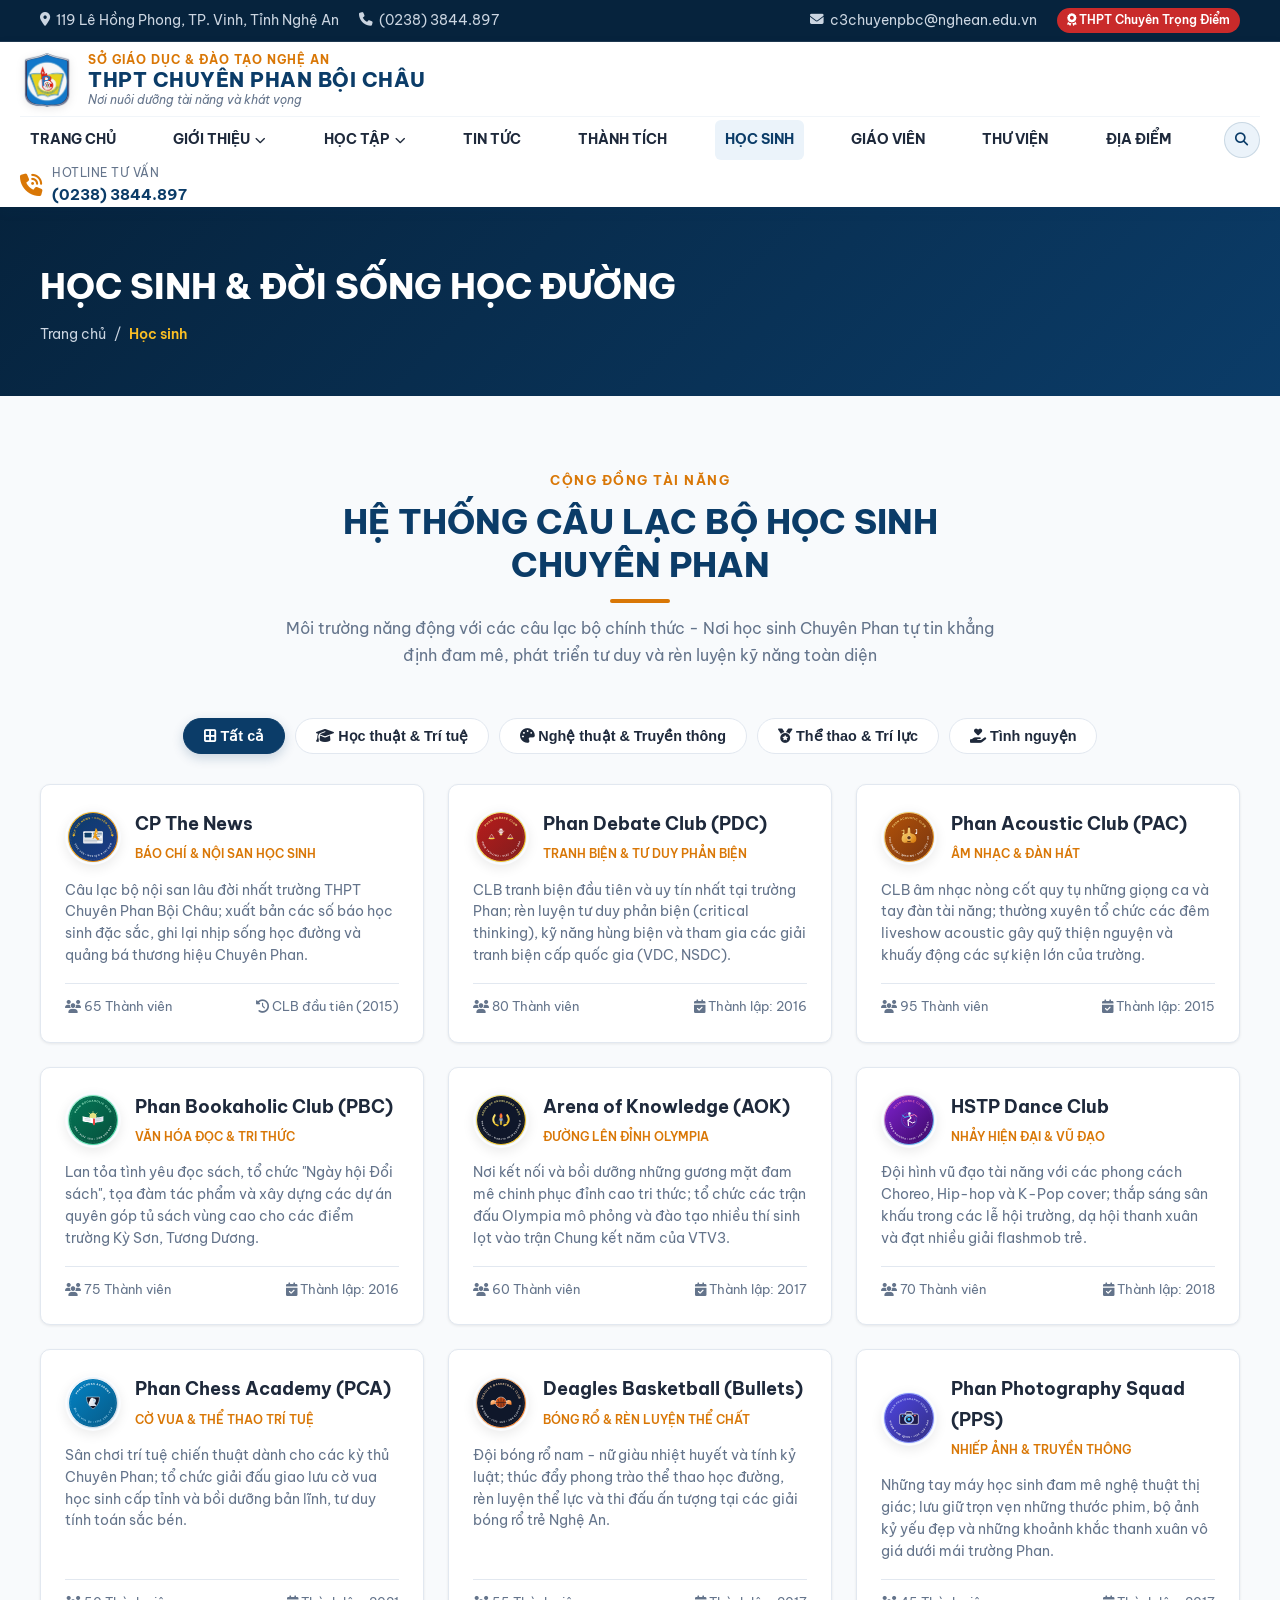
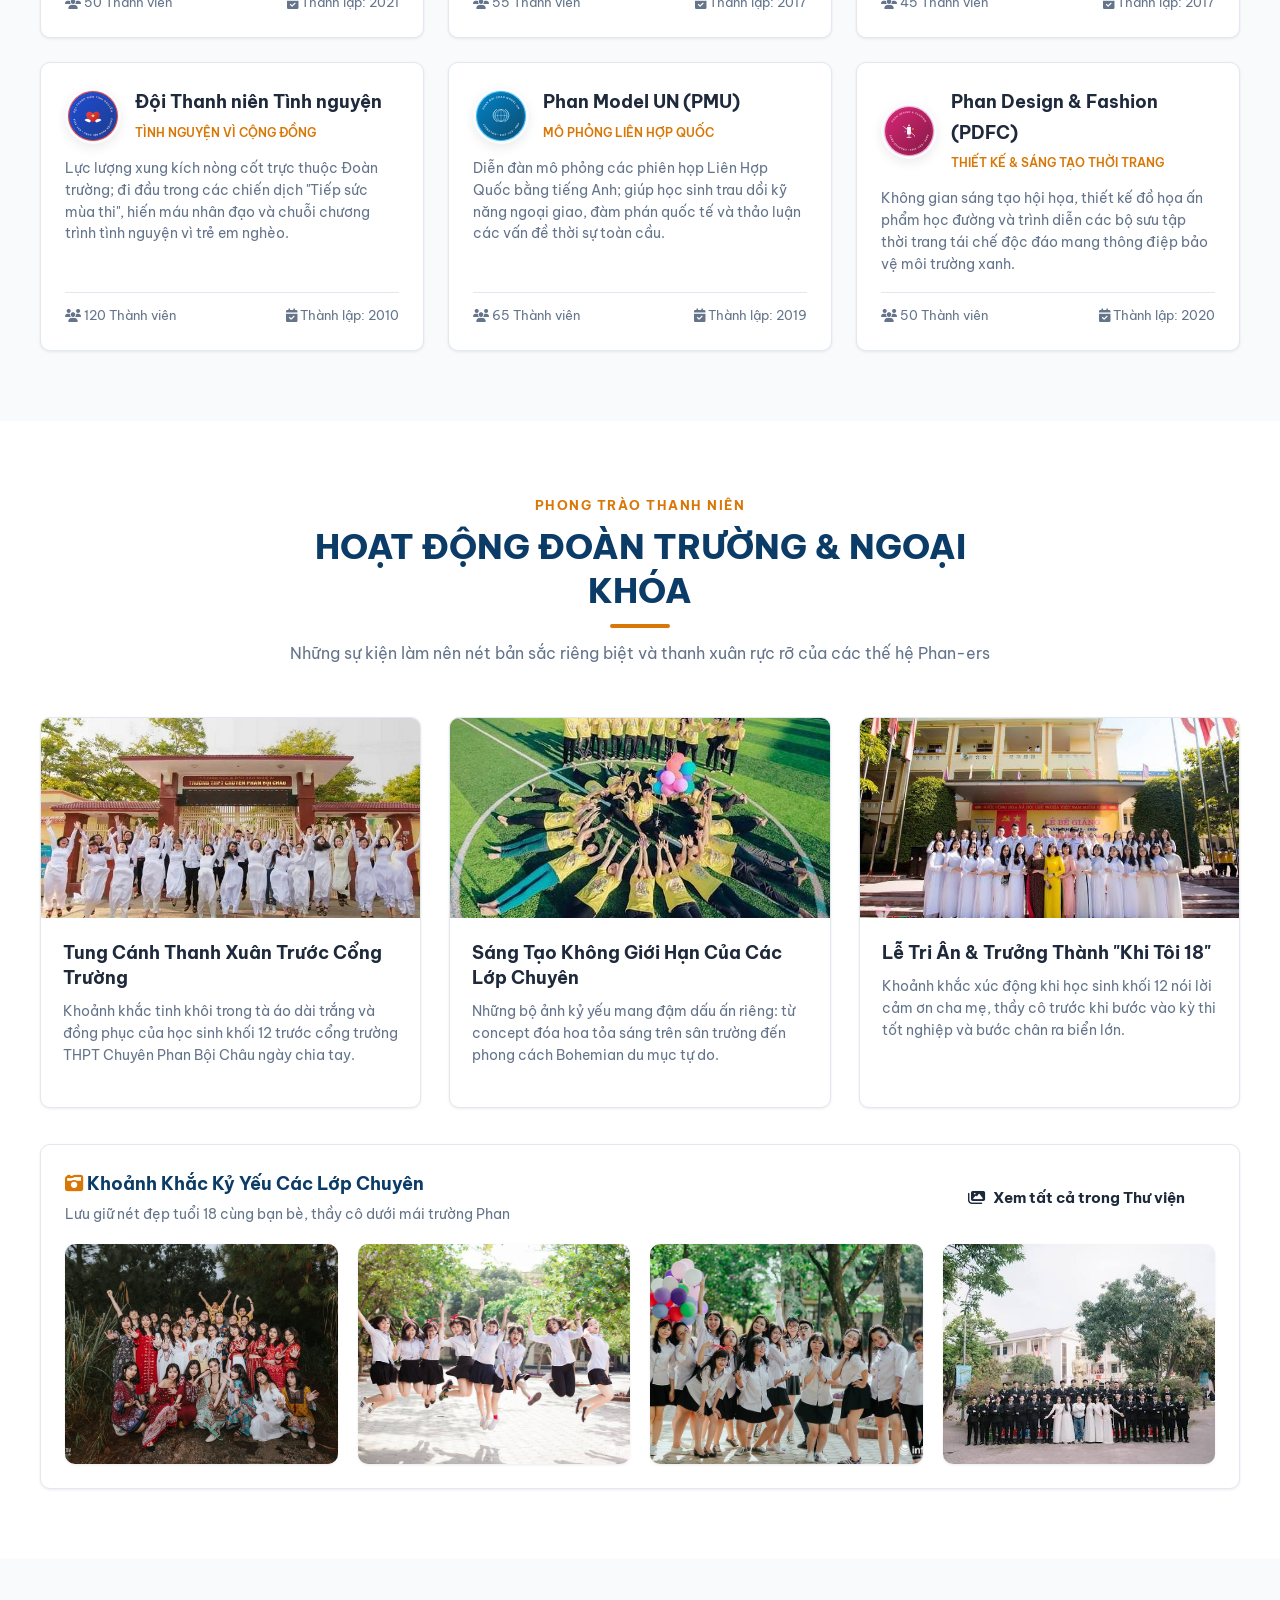
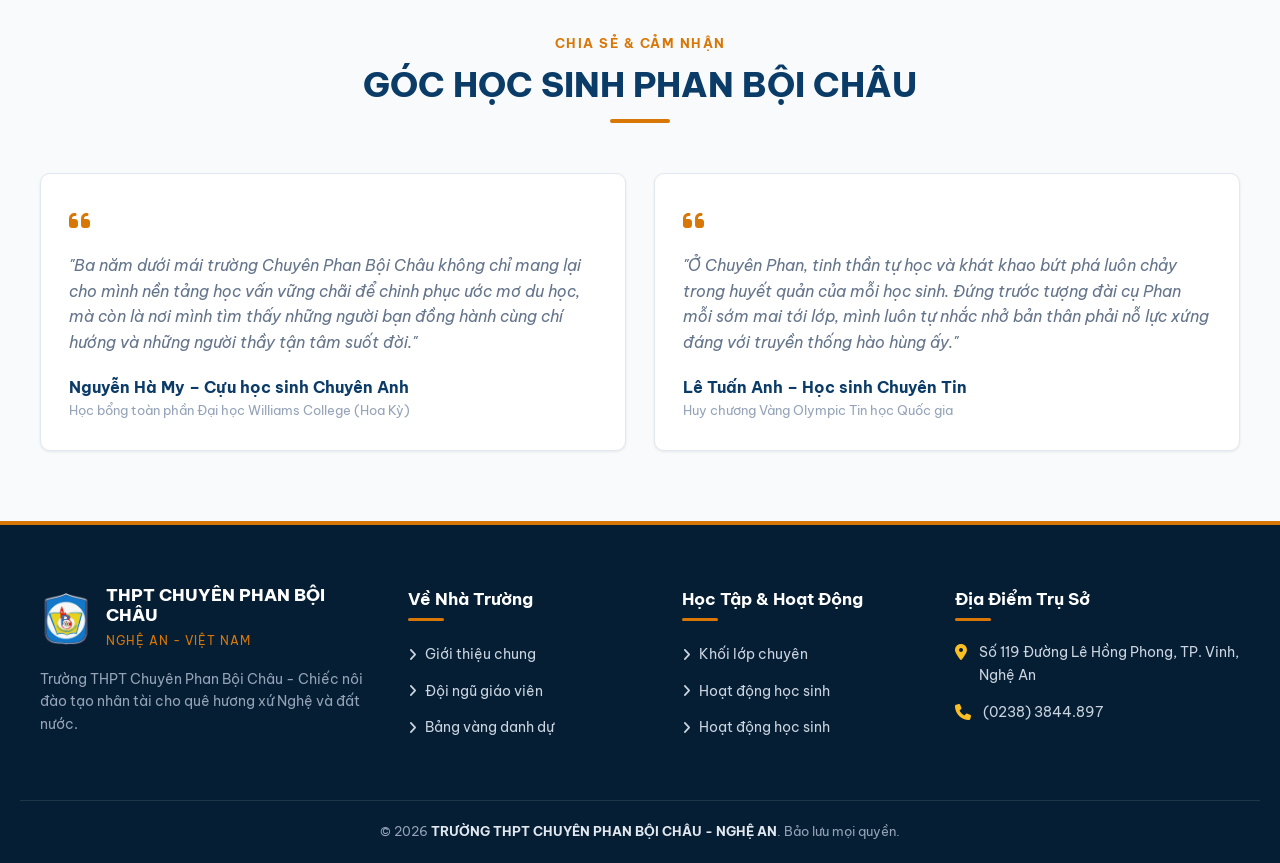
<file: pages/hoc-sinh.html>
<!DOCTYPE html>
<html lang="vi">
<head>
  <meta charset="UTF-8">
  <meta name="viewport" content="width=device-width, initial-scale=1.0">
  <title>Học Sinh - THPT Chuyên Phan Bội Châu (Nghệ An)</title>
  <link rel="icon" type="image/png" href="../images/logo/logo-pbc.png">
  <link rel="stylesheet" href="https://cdnjs.cloudflare.com/ajax/libs/font-awesome/6.5.1/css/all.min.css">
  <link rel="stylesheet" href="../css/style.css">
  <link rel="stylesheet" href="../css/components.css">
  <link rel="stylesheet" href="../css/responsive.css">
</head>
<body>

  <!-- TOP BAR -->
  <div class="top-bar">
    <div class="container top-bar-inner">
      <div class="top-bar-left">
        <span class="top-bar-item"><i class="fa-solid fa-location-dot"></i> 119 Lê Hồng Phong, TP. Vinh, Tỉnh Nghệ An</span>
        <span class="top-bar-item"><i class="fa-solid fa-phone"></i> (0238) 3844.897</span>
      </div>
      <div class="top-bar-right">
        <span class="top-bar-item"><i class="fa-solid fa-envelope"></i> c3chuyenpbc@nghean.edu.vn</span>
        <span class="top-bar-highlight"><i class="fa-solid fa-award"></i> THPT Chuyên Trọng Điểm</span>
      </div>
    </div>
  </div>

  <!-- HEADER -->
  <header class="header-sticky">
    <div class="container header-inner">
      <a href="../index.html" class="brand-logo">
        <img src="../images/logo/logo-pbc.png" alt="Logo Trường THPT Chuyên Phan Bội Châu">
        <div class="brand-title-wrap">
          <span class="brand-sub">Sở Giáo dục &amp; Đào tạo Nghệ An</span>
          <span class="brand-name">THPT CHUYÊN PHAN BỘI CHÂU</span>
          <span class="brand-motto">Nơi nuôi dưỡng tài năng và khát vọng</span>
        </div>
      </a>

      <nav class="nav-menu">
        <div class="nav-item">
          <a href="../index.html" class="nav-link">TRANG CHỦ</a>
        </div>
        <div class="nav-item">
          <a href="gioi-thieu.html" class="nav-link">
            GIỚI THIỆU <i class="fa-solid fa-chevron-down"></i>
          </a>
          <div class="dropdown-menu">
            <a href="gioi-thieu.html#tong-quan" class="dropdown-link"><i class="fa-solid fa-school"></i> Tổng quan</a>
            <a href="gioi-thieu.html#lich-su" class="dropdown-link"><i class="fa-solid fa-timeline"></i> Lịch sử hình thành</a>
            <a href="gioi-thieu.html#tam-nhin" class="dropdown-link"><i class="fa-solid fa-eye"></i> Tầm nhìn – Sứ mệnh</a>
            <a href="gioi-thieu.html#bgh" class="dropdown-link"><i class="fa-solid fa-user-tie"></i> Ban Giám hiệu</a>
            <a href="gioi-thieu.html#co-so-vat-chat" class="dropdown-link"><i class="fa-solid fa-building-columns"></i> Cơ sở vật chất</a>
          </div>
        </div>
        <div class="nav-item">
          <a href="hoc-tap.html" class="nav-link">
            HỌC TẬP <i class="fa-solid fa-chevron-down"></i>
          </a>
          <div class="dropdown-menu">
            <a href="hoc-tap.html#cac-mon-chuyen" class="dropdown-link"><i class="fa-solid fa-book-open"></i> Các khối chuyên</a>
            <a href="hoc-tap.html#chuong-trinh" class="dropdown-link"><i class="fa-solid fa-graduation-cap"></i> Chương trình đào tạo</a>
            <a href="hoc-tap.html#tai-lieu" class="dropdown-link"><i class="fa-solid fa-file-arrow-down"></i> Tài liệu học tập</a>
          </div>
        </div>
        <div class="nav-item">
          <a href="tin-tuc.html" class="nav-link">TIN TỨC</a>
        </div>
        <div class="nav-item">
          <a href="thanh-tich.html" class="nav-link">THÀNH TÍCH</a>
        </div>
        <div class="nav-item">
          <a href="hoc-sinh.html" class="nav-link active">HỌC SINH</a>
        </div>
        <div class="nav-item">
          <a href="giao-vien.html" class="nav-link">GIÁO VIÊN</a>
        </div>
        <div class="nav-item">
          <a href="thu-vien.html" class="nav-link">THƯ VIỆN</a>
        </div>
        <div class="nav-item">
          <a href="dia-diem.html" class="nav-link">ĐỊA ĐIỂM</a>
        </div>
        <button class="btn-search-trigger nav-search-btn" title="Tìm kiếm" aria-label="Tìm kiếm">
          <i class="fa-solid fa-magnifying-glass"></i>
        </button>
      </nav>

      <div class="header-right-box">
        <div class="header-contact-quick">
          <i class="fa-solid fa-phone-volume"></i>
          <div>
            <span>Hotline tư vấn</span>
            <strong>(0238) 3844.897</strong>
          </div>
        </div>
        <button class="mobile-toggle" aria-label="Mở thực đơn">
          <i class="fa-solid fa-bars"></i>
        </button>
      </div>
    </div>
  </header>

  <!-- BANNER -->
  <div class="page-banner">
    <div class="container">
      <h1 class="page-banner-title">HỌC SINH &amp; ĐỜI SỐNG HỌC ĐƯỜNG</h1>
      <div class="breadcrumb-list">
        <a href="../index.html">Trang chủ</a>
        <span>/</span>
        <span class="current">Học sinh</span>
      </div>
    </div>
  </div>

  <!-- CÂU LẠC BỘ HỌC SINH -->
  <section class="section">
    <div class="container">
      <div class="section-header">
        <span class="section-tag">Cộng đồng tài năng</span>
        <h2 class="section-title">HỆ THỐNG CÂU LẠC BỘ HỌC SINH CHUYÊN PHAN</h2>
        <p class="section-desc">Môi trường năng động với các câu lạc bộ chính thức - Nơi học sinh Chuyên Phan tự tin khẳng định đam mê, phát triển tư duy và rèn luyện kỹ năng toàn diện</p>
      </div>

      <!-- BỘ LỌC CÂU LẠC BỘ -->
      <div class="filter-tab-bar" style="margin-bottom: 30px;">
        <button class="filter-btn active" data-filter="all"><i class="fa-solid fa-border-all"></i> Tất cả</button>
        <button class="filter-btn" data-filter="hoc-thuat"><i class="fa-solid fa-graduation-cap"></i> Học thuật &amp; Trí tuệ</button>
        <button class="filter-btn" data-filter="nghe-thuat"><i class="fa-solid fa-palette"></i> Nghệ thuật &amp; Truyền thông</button>
        <button class="filter-btn" data-filter="the-thao"><i class="fa-solid fa-medal"></i> Thể thao &amp; Trí lực</button>
        <button class="filter-btn" data-filter="tinh-nguyen"><i class="fa-solid fa-hand-holding-heart"></i> Tình nguyện</button>
      </div>

      <div class="club-grid">
        <!-- CLB 1: CP The News -->
        <div class="club-card" data-category="hoc-thuat nghe-thuat">
          <div class="club-header">
            <div class="club-avatar">
              <img src="../images/clubs/cp-the-news.svg" alt="Logo CP The News" class="club-logo-img">
            </div>
            <div>
              <h3 class="club-name">CP The News</h3>
              <span class="club-category">Báo chí &amp; Nội san học sinh</span>
            </div>
          </div>
          <p class="club-desc">Câu lạc bộ nội san lâu đời nhất trường THPT Chuyên Phan Bội Châu; xuất bản các số báo học sinh đặc sắc, ghi lại nhịp sống học đường và quảng bá thương hiệu Chuyên Phan.</p>
          <div class="club-meta">
            <span><i class="fa-solid fa-users"></i> 65 Thành viên</span>
            <span><i class="fa-solid fa-clock-rotate-left"></i> CLB đầu tiên (2015)</span>
          </div>
        </div>

        <!-- CLB 2: Phan Debate Club -->
        <div class="club-card" data-category="hoc-thuat">
          <div class="club-header">
            <div class="club-avatar">
              <img src="../images/clubs/phan-debate-club.svg" alt="Logo Phan Debate Club" class="club-logo-img">
            </div>
            <div>
              <h3 class="club-name">Phan Debate Club (PDC)</h3>
              <span class="club-category">Tranh biện &amp; Tư duy phản biện</span>
            </div>
          </div>
          <p class="club-desc">CLB tranh biện đầu tiên và uy tín nhất tại trường Phan; rèn luyện tư duy phản biện (critical thinking), kỹ năng hùng biện và tham gia các giải tranh biện cấp quốc gia (VDC, NSDC).</p>
          <div class="club-meta">
            <span><i class="fa-solid fa-users"></i> 80 Thành viên</span>
            <span><i class="fa-solid fa-calendar-check"></i> Thành lập: 2016</span>
          </div>
        </div>

        <!-- CLB 3: Phan Acoustic Club -->
        <div class="club-card" data-category="nghe-thuat">
          <div class="club-header">
            <div class="club-avatar">
              <img src="../images/clubs/phan-acoustic-club.svg" alt="Logo Phan Acoustic Club" class="club-logo-img">
            </div>
            <div>
              <h3 class="club-name">Phan Acoustic Club (PAC)</h3>
              <span class="club-category">Âm nhạc &amp; Đàn hát</span>
            </div>
          </div>
          <p class="club-desc">CLB âm nhạc nòng cốt quy tụ những giọng ca và tay đàn tài năng; thường xuyên tổ chức các đêm liveshow acoustic gây quỹ thiện nguyện và khuấy động các sự kiện lớn của trường.</p>
          <div class="club-meta">
            <span><i class="fa-solid fa-users"></i> 95 Thành viên</span>
            <span><i class="fa-solid fa-calendar-check"></i> Thành lập: 2015</span>
          </div>
        </div>

        <!-- CLB 4: Phan Bookaholic Club -->
        <div class="club-card" data-category="hoc-thuat">
          <div class="club-header">
            <div class="club-avatar">
              <img src="../images/clubs/phan-bookaholic-club.svg" alt="Logo Phan Bookaholic Club" class="club-logo-img">
            </div>
            <div>
              <h3 class="club-name">Phan Bookaholic Club (PBC)</h3>
              <span class="club-category">Văn hóa đọc &amp; Tri thức</span>
            </div>
          </div>
          <p class="club-desc">Lan tỏa tình yêu đọc sách, tổ chức "Ngày hội Đổi sách", tọa đàm tác phẩm và xây dựng các dự án quyên góp tủ sách vùng cao cho các điểm trường Kỳ Sơn, Tương Dương.</p>
          <div class="club-meta">
            <span><i class="fa-solid fa-users"></i> 75 Thành viên</span>
            <span><i class="fa-solid fa-calendar-check"></i> Thành lập: 2016</span>
          </div>
        </div>

        <!-- CLB 5: Phan Olympia Club -->
        <div class="club-card" data-category="hoc-thuat">
          <div class="club-header">
            <div class="club-avatar">
              <img src="../images/clubs/phan-olympia-club.svg" alt="Logo Arena of Knowledge - Olympia PBC" class="club-logo-img">
            </div>
            <div>
              <h3 class="club-name">Arena of Knowledge (AOK)</h3>
              <span class="club-category">Đường lên đỉnh Olympia</span>
            </div>
          </div>
          <p class="club-desc">Nơi kết nối và bồi dưỡng những gương mặt đam mê chinh phục đỉnh cao tri thức; tổ chức các trận đấu Olympia mô phỏng và đào tạo nhiều thí sinh lọt vào trận Chung kết năm của VTV3.</p>
          <div class="club-meta">
            <span><i class="fa-solid fa-users"></i> 60 Thành viên</span>
            <span><i class="fa-solid fa-calendar-check"></i> Thành lập: 2017</span>
          </div>
        </div>

        <!-- CLB 6: HSTP Dance Club -->
        <div class="club-card" data-category="nghe-thuat">
          <div class="club-header">
            <div class="club-avatar">
              <img src="../images/clubs/hstp-dance-club.svg" alt="Logo HSTP Dance Club" class="club-logo-img">
            </div>
            <div>
              <h3 class="club-name">HSTP Dance Club</h3>
              <span class="club-category">Nhảy hiện đại &amp; Vũ đạo</span>
            </div>
          </div>
          <p class="club-desc">Đội hình vũ đạo tài năng với các phong cách Choreo, Hip-hop và K-Pop cover; thắp sáng sân khấu trong các lễ hội trường, dạ hội thanh xuân và đạt nhiều giải flashmob trẻ.</p>
          <div class="club-meta">
            <span><i class="fa-solid fa-users"></i> 70 Thành viên</span>
            <span><i class="fa-solid fa-calendar-check"></i> Thành lập: 2018</span>
          </div>
        </div>

        <!-- CLB 7: Phan Chess Academy -->
        <div class="club-card" data-category="the-thao hoc-thuat">
          <div class="club-header">
            <div class="club-avatar">
              <img src="../images/clubs/phan-chess-academy.svg" alt="Logo Phan Chess Academy" class="club-logo-img">
            </div>
            <div>
              <h3 class="club-name">Phan Chess Academy (PCA)</h3>
              <span class="club-category">Cờ vua &amp; Thể thao trí tuệ</span>
            </div>
          </div>
          <p class="club-desc">Sân chơi trí tuệ chiến thuật dành cho các kỳ thủ Chuyên Phan; tổ chức giải đấu giao lưu cờ vua học sinh cấp tỉnh và bồi dưỡng bản lĩnh, tư duy tính toán sắc bén.</p>
          <div class="club-meta">
            <span><i class="fa-solid fa-users"></i> 50 Thành viên</span>
            <span><i class="fa-solid fa-calendar-check"></i> Thành lập: 2021</span>
          </div>
        </div>

        <!-- CLB 8: Bullets / Deagles Basketball Club -->
        <div class="club-card" data-category="the-thao">
          <div class="club-header">
            <div class="club-avatar">
              <img src="../images/clubs/bullets-basketball.svg" alt="Logo Deagles Basketball Club" class="club-logo-img">
            </div>
            <div>
              <h3 class="club-name">Deagles Basketball (Bullets)</h3>
              <span class="club-category">Bóng rổ &amp; Rèn luyện thể chất</span>
            </div>
          </div>
          <p class="club-desc">Đội bóng rổ nam - nữ giàu nhiệt huyết và tính kỷ luật; thúc đẩy phong trào thể thao học đường, rèn luyện thể lực và thi đấu ấn tượng tại các giải bóng rổ trẻ Nghệ An.</p>
          <div class="club-meta">
            <span><i class="fa-solid fa-users"></i> 55 Thành viên</span>
            <span><i class="fa-solid fa-calendar-check"></i> Thành lập: 2017</span>
          </div>
        </div>

        <!-- CLB 9: Phan Photography Squad -->
        <div class="club-card" data-category="nghe-thuat">
          <div class="club-header">
            <div class="club-avatar">
              <img src="../images/clubs/phan-photography-squad.svg" alt="Logo Phan Photography Squad" class="club-logo-img">
            </div>
            <div>
              <h3 class="club-name">Phan Photography Squad (PPS)</h3>
              <span class="club-category">Nhiếp ảnh &amp; Truyền thông</span>
            </div>
          </div>
          <p class="club-desc">Những tay máy học sinh đam mê nghệ thuật thị giác; lưu giữ trọn vẹn những thước phim, bộ ảnh kỷ yếu đẹp và những khoảnh khắc thanh xuân vô giá dưới mái trường Phan.</p>
          <div class="club-meta">
            <span><i class="fa-solid fa-users"></i> 45 Thành viên</span>
            <span><i class="fa-solid fa-calendar-check"></i> Thành lập: 2017</span>
          </div>
        </div>

        <!-- CLB 10: Đội Thanh niên Tình nguyện -->
        <div class="club-card" data-category="tinh-nguyen">
          <div class="club-header">
            <div class="club-avatar">
              <img src="../images/clubs/thanh-nien-tinh-nguyen.svg" alt="Logo Đội Thanh niên Tình nguyện" class="club-logo-img">
            </div>
            <div>
              <h3 class="club-name">Đội Thanh niên Tình nguyện</h3>
              <span class="club-category">Tình nguyện vì cộng đồng</span>
            </div>
          </div>
          <p class="club-desc">Lực lượng xung kích nòng cốt trực thuộc Đoàn trường; đi đầu trong các chiến dịch "Tiếp sức mùa thi", hiến máu nhân đạo và chuỗi chương trình tình nguyện vì trẻ em nghèo.</p>
          <div class="club-meta">
            <span><i class="fa-solid fa-users"></i> 120 Thành viên</span>
            <span><i class="fa-solid fa-calendar-check"></i> Thành lập: 2010</span>
          </div>
        </div>

        <!-- CLB 11: Phan MUN -->
        <div class="club-card" data-category="hoc-thuat">
          <div class="club-header">
            <div class="club-avatar">
              <img src="../images/clubs/phan-mun.svg" alt="Logo Phan MUN" class="club-logo-img">
            </div>
            <div>
              <h3 class="club-name">Phan Model UN (PMU)</h3>
              <span class="club-category">Mô phỏng Liên Hợp Quốc</span>
            </div>
          </div>
          <p class="club-desc">Diễn đàn mô phỏng các phiên họp Liên Hợp Quốc bằng tiếng Anh; giúp học sinh trau dồi kỹ năng ngoại giao, đàm phán quốc tế và thảo luận các vấn đề thời sự toàn cầu.</p>
          <div class="club-meta">
            <span><i class="fa-solid fa-users"></i> 65 Thành viên</span>
            <span><i class="fa-solid fa-calendar-check"></i> Thành lập: 2019</span>
          </div>
        </div>

        <!-- CLB 12: Phan Design & Fashion Club -->
        <div class="club-card" data-category="nghe-thuat">
          <div class="club-header">
            <div class="club-avatar">
              <img src="../images/clubs/phan-design-fashion.svg" alt="Logo Phan Design & Fashion" class="club-logo-img">
            </div>
            <div>
              <h3 class="club-name">Phan Design &amp; Fashion (PDFC)</h3>
              <span class="club-category">Thiết kế &amp; Sáng tạo thời trang</span>
            </div>
          </div>
          <p class="club-desc">Không gian sáng tạo hội họa, thiết kế đồ họa ấn phẩm học đường và trình diễn các bộ sưu tập thời trang tái chế độc đáo mang thông điệp bảo vệ môi trường xanh.</p>
          <div class="club-meta">
            <span><i class="fa-solid fa-users"></i> 50 Thành viên</span>
            <span><i class="fa-solid fa-calendar-check"></i> Thành lập: 2020</span>
          </div>
        </div>
      </div>
    </div>
  </section>

  <!-- HOẠT ĐỘNG ĐOÀN TRƯỜNG & SỰ KIỆN -->
  <section class="section section-bg-alt">
    <div class="container">
      <div class="section-header">
        <span class="section-tag">Phong trào thanh niên</span>
        <h2 class="section-title">HOẠT ĐỘNG ĐOÀN TRƯỜNG &amp; NGOẠI KHÓA</h2>
        <p class="section-desc">Những sự kiện làm nên nét bản sắc riêng biệt và thanh xuân rực rỡ của các thế hệ Phan-ers</p>
      </div>

      <div class="news-grid">
        <div class="news-card">
          <div class="news-thumb">
            <img src="../images/gallery/truongpbc-bia.jpg" alt="Tung cánh thanh xuân trước cổng trường Chuyên Phan">
          </div>
          <div class="news-body">
            <h3 class="news-title">Tung Cánh Thanh Xuân Trước Cổng Trường</h3>
            <p class="news-summary">Khoảnh khắc tinh khôi trong tà áo dài trắng và đồng phục của học sinh khối 12 trước cổng trường THPT Chuyên Phan Bội Châu ngày chia tay.</p>
          </div>
        </div>

        <div class="news-card">
          <div class="news-thumb">
            <img src="../images/gallery/ky-yeu-hoc-tro-phan-5.jpg" alt="Concept Kỷ Yếu Sáng Tạo Lớp Chuyên">
          </div>
          <div class="news-body">
            <h3 class="news-title">Sáng Tạo Không Giới Hạn Của Các Lớp Chuyên</h3>
            <p class="news-summary">Những bộ ảnh kỷ yếu mang đậm dấu ấn riêng: từ concept đóa hoa tỏa sáng trên sân trường đến phong cách Bohemian du mục tự do.</p>
          </div>
        </div>

        <div class="news-card">
          <div class="news-thumb">
            <img src="../images/gallery/ky-yeu-le-be-giang.png" alt="Lễ Tri Ân và Trưởng Thành">
          </div>
          <div class="news-body">
            <h3 class="news-title">Lễ Tri Ân &amp; Trưởng Thành "Khi Tôi 18"</h3>
            <p class="news-summary">Khoảnh khắc xúc động khi học sinh khối 12 nói lời cảm ơn cha mẹ, thầy cô trước khi bước vào kỳ thi tốt nghiệp và bước chân ra biển lớn.</p>
          </div>
        </div>
      </div>

      <!-- PHOTO STRIP KỶ YẾU CÁC LỚP -->
      <div style="margin-top: 36px; background: #fff; padding: 24px; border-radius: var(--radius-md); border: 1px solid var(--border-color); box-shadow: var(--shadow-sm);">
        <div style="display: flex; justify-content: space-between; align-items: center; margin-bottom: 18px; flex-wrap: wrap; gap: 10px;">
          <div>
            <h4 style="color: var(--primary); font-size: 1.15rem; margin-bottom: 4px;"><i class="fa-solid fa-camera-retro" style="color: var(--accent-gold);"></i> Khoảnh Khắc Kỷ Yếu Các Lớp Chuyên</h4>
            <p style="font-size: 0.88rem; color: var(--text-muted); margin: 0;">Lưu giữ nét đẹp tuổi 18 cùng bạn bè, thầy cô dưới mái trường Phan</p>
          </div>
          <a href="thu-vien.html" class="btn btn-secondary btn-sm"><i class="fa-solid fa-images"></i> Xem tất cả trong Thư viện</a>
        </div>
        <div class="activity-gallery-grid">
          <div class="activity-item">
            <img src="../images/gallery/ky-yeu-lop-chuyen-phan.jpg" alt="Kỷ yếu tập thể lớp Chuyên Phan">
            <div class="activity-overlay"><h5>Tập thể lớp Chuyên • Concept Bohemian</h5></div>
          </div>
          <div class="activity-item">
            <img src="../images/gallery/ky-yeu-nu-sinh-1.jpg" alt="Khoảnh khắc nữ sinh Chuyên Phan">
            <div class="activity-overlay"><h5>Nụ cười rạng ngời ngày bế giảng</h5></div>
          </div>
          <div class="activity-item">
            <img src="../images/gallery/ky-yeu-nu-sinh-16.jpg" alt="Chùm bóng bay thanh xuân">
            <div class="activity-overlay"><h5>Chùm bóng ước mơ tuổi 18</h5></div>
          </div>
          <div class="activity-item">
            <img src="../images/gallery/ky-yeu-khoa-hoc-sinh.png" alt="Khóa học sinh bên tượng đài">
            <div class="activity-overlay"><h5>Bên tượng đài Cụ Phan Bội Châu</h5></div>
          </div>
        </div>
      </div>
    </div>
  </section>

  <!-- GÓC HỌC SINH (Student Voice) -->
  <section class="section">
    <div class="container">
      <div class="section-header">
        <span class="section-tag">Chia sẻ &amp; Cảm nhận</span>
        <h2 class="section-title">GÓC HỌC SINH PHAN BỘI CHÂU</h2>
      </div>

      <div class="news-grid" style="grid-template-columns: repeat(2, 1fr);">
        <div style="background: #fff; padding: 28px; border-radius: var(--radius-md); border: 1px solid var(--border-color); box-shadow: var(--shadow-sm);">
          <div style="font-size: 1.5rem; color: var(--accent-gold); margin-bottom: 12px;"><i class="fa-solid fa-quote-left"></i></div>
          <p style="font-style: italic; color: var(--text-muted); margin-bottom: 18px; line-height: 1.6;">
            "Ba năm dưới mái trường Chuyên Phan Bội Châu không chỉ mang lại cho mình nền tảng học vấn vững chãi để chinh phục ước mơ du học, mà còn là nơi mình tìm thấy những người bạn đồng hành cùng chí hướng và những người thầy tận tâm suốt đời."
          </p>
          <div style="font-weight: 700; color: var(--primary);">Nguyễn Hà My – Cựu học sinh Chuyên Anh</div>
          <div style="font-size: 0.84rem; color: var(--text-light);">Học bổng toàn phần Đại học Williams College (Hoa Kỳ)</div>
        </div>

        <div style="background: #fff; padding: 28px; border-radius: var(--radius-md); border: 1px solid var(--border-color); box-shadow: var(--shadow-sm);">
          <div style="font-size: 1.5rem; color: var(--accent-gold); margin-bottom: 12px;"><i class="fa-solid fa-quote-left"></i></div>
          <p style="font-style: italic; color: var(--text-muted); margin-bottom: 18px; line-height: 1.6;">
            "Ở Chuyên Phan, tinh thần tự học và khát khao bứt phá luôn chảy trong huyết quản của mỗi học sinh. Đứng trước tượng đài cụ Phan mỗi sớm mai tới lớp, mình luôn tự nhắc nhở bản thân phải nỗ lực xứng đáng với truyền thống hào hùng ấy."
          </p>
          <div style="font-weight: 700; color: var(--primary);">Lê Tuấn Anh – Học sinh Chuyên Tin</div>
          <div style="font-size: 0.84rem; color: var(--text-light);">Huy chương Vàng Olympic Tin học Quốc gia</div>
        </div>
      </div>
    </div>
  </section>

  <!-- FOOTER -->
  <footer class="footer">
    <div class="container footer-grid">
      <div class="footer-brand">
        <div class="footer-logo-wrap">
          <img src="../images/logo/logo-pbc.png" alt="Logo THPT Chuyên Phan Bội Châu">
          <div class="footer-logo-title">
            <h3>THPT CHUYÊN PHAN BỘI CHÂU</h3>
            <span>NGHỆ AN - VIỆT NAM</span>
          </div>
        </div>
        <p class="footer-desc">Trường THPT Chuyên Phan Bội Châu - Chiếc nôi đào tạo nhân tài cho quê hương xứ Nghệ và đất nước.</p>
      </div>

      <div class="footer-col">
        <h4>Về Nhà Trường</h4>
        <ul class="footer-links">
          <li><a href="gioi-thieu.html"><i class="fa-solid fa-angle-right"></i> Giới thiệu chung</a></li>
          <li><a href="giao-vien.html"><i class="fa-solid fa-angle-right"></i> Đội ngũ giáo viên</a></li>
          <li><a href="thanh-tich.html"><i class="fa-solid fa-angle-right"></i> Bảng vàng danh dự</a></li>
        </ul>
      </div>

      <div class="footer-col">
        <h4>Học Tập &amp; Hoạt Động</h4>
        <ul class="footer-links">
          <li><a href="hoc-tap.html"><i class="fa-solid fa-angle-right"></i> Khối lớp chuyên</a></li>
          <li><a href="hoc-sinh.html"><i class="fa-solid fa-angle-right"></i> Hoạt động học sinh</a></li>
          <li><a href="hoc-sinh.html"><i class="fa-solid fa-angle-right"></i> Hoạt động học sinh</a></li>
        </ul>
      </div>

      <div class="footer-col">
        <h4>Địa Điểm Trụ Sở</h4>
        <ul class="footer-contact-list">
          <li><i class="fa-solid fa-location-dot"></i><span>Số 119 Đường Lê Hồng Phong, TP. Vinh, Nghệ An</span></li>
          <li><i class="fa-solid fa-phone"></i><span>(0238) 3844.897</span></li>
        </ul>
      </div>
    </div>

    <div class="container footer-bottom">
      <p>© 2026 <strong>TRƯỜNG THPT CHUYÊN PHAN BỘI CHÂU - NGHỆ AN</strong>. Bảo lưu mọi quyền.</p>
    </div>
  </footer>

  <!-- SEARCH MODAL -->
  <div class="search-modal" id="searchModal">
    <div class="search-modal-box">
      <div class="search-input-wrap">
        <i class="fa-solid fa-magnifying-glass"></i>
        <input type="text" id="searchInput" placeholder="Nhập từ khóa tìm kiếm...">
        <button class="search-close-btn" id="searchClose"><i class="fa-solid fa-xmark"></i></button>
      </div>
      <div id="searchResults" style="margin-top: 15px; max-height: 250px; overflow-y: auto;"></div>
    </div>
  </div>

  <button class="back-to-top"><i class="fa-solid fa-arrow-up"></i></button>

  <script src="../js/main.js"></script>
  <script src="../js/filter.js"></script>
</body>
</html>
</file>
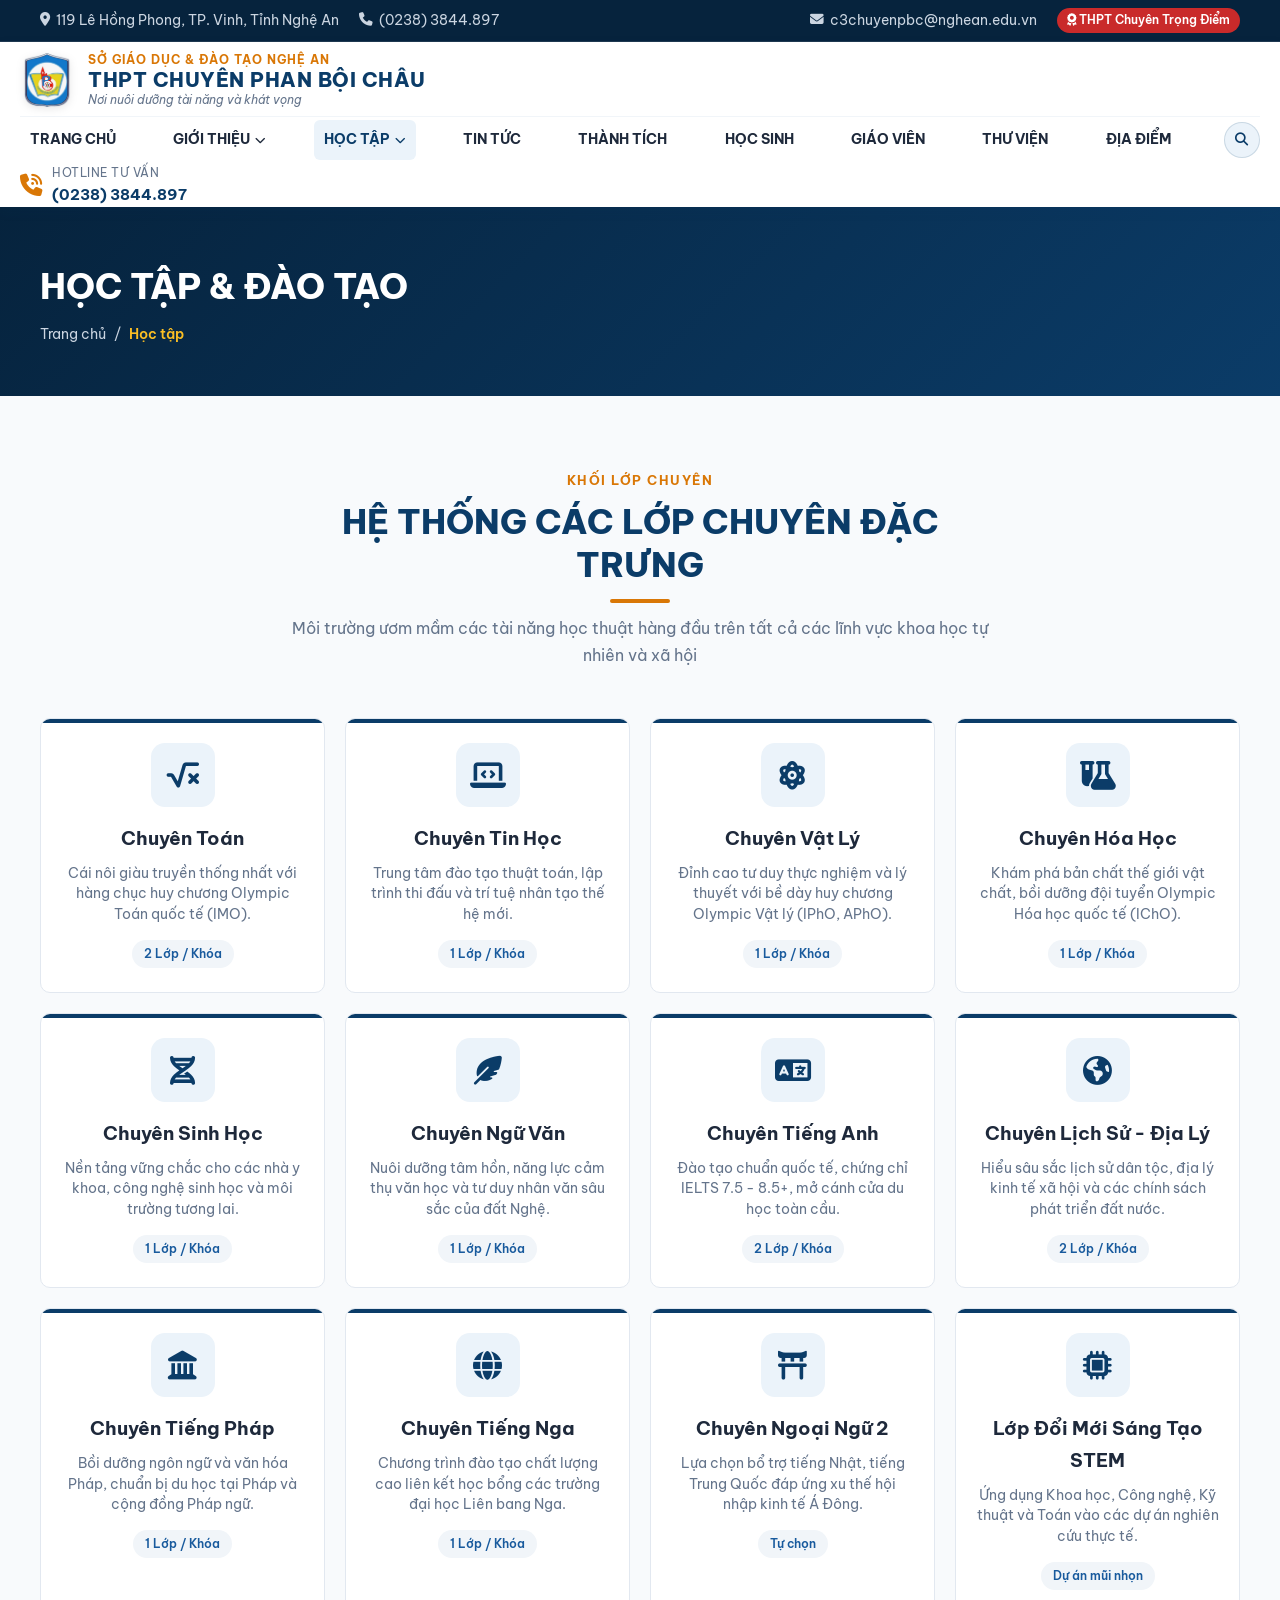
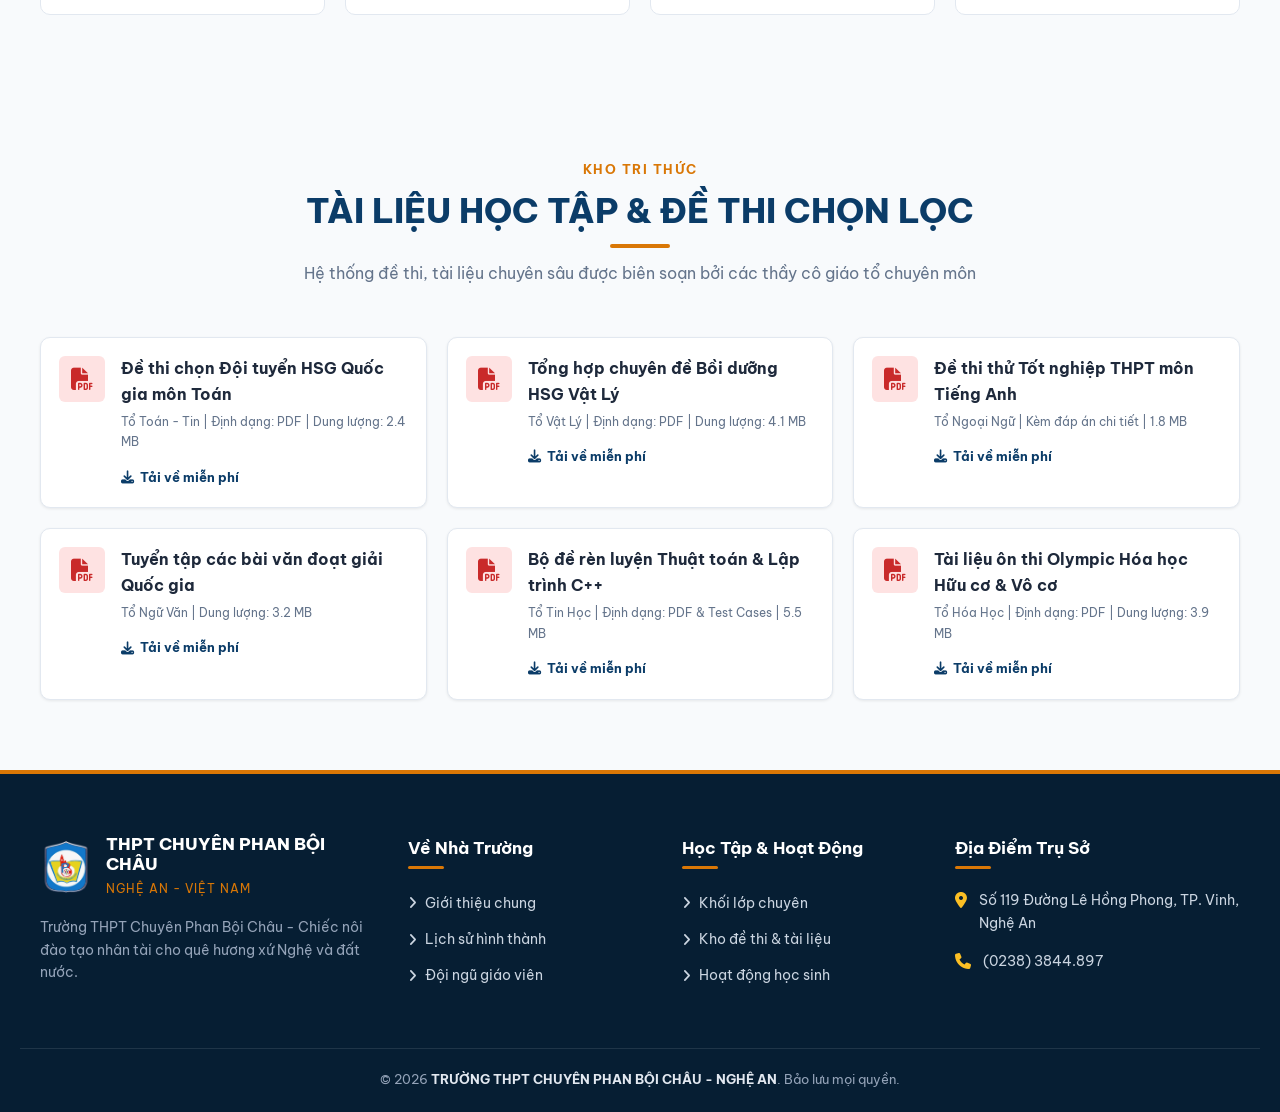
<file: pages/hoc-tap.html>
<!DOCTYPE html>
<html lang="vi">
<head>
  <meta charset="UTF-8">
  <meta name="viewport" content="width=device-width, initial-scale=1.0">
  <title>Học Tập - Trường THPT Chuyên Phan Bội Châu (Nghệ An)</title>
  <link rel="icon" type="image/png" href="../images/logo/logo-pbc.png">
  <link rel="stylesheet" href="https://cdnjs.cloudflare.com/ajax/libs/font-awesome/6.5.1/css/all.min.css">
  <link rel="stylesheet" href="../css/style.css">
  <link rel="stylesheet" href="../css/components.css">
  <link rel="stylesheet" href="../css/responsive.css">
</head>
<body>

  <!-- TOP BAR -->
  <div class="top-bar">
    <div class="container top-bar-inner">
      <div class="top-bar-left">
        <span class="top-bar-item"><i class="fa-solid fa-location-dot"></i> 119 Lê Hồng Phong, TP. Vinh, Tỉnh Nghệ An</span>
        <span class="top-bar-item"><i class="fa-solid fa-phone"></i> (0238) 3844.897</span>
      </div>
      <div class="top-bar-right">
        <span class="top-bar-item"><i class="fa-solid fa-envelope"></i> c3chuyenpbc@nghean.edu.vn</span>
        <span class="top-bar-highlight"><i class="fa-solid fa-award"></i> THPT Chuyên Trọng Điểm</span>
      </div>
    </div>
  </div>

  <!-- HEADER -->
  <header class="header-sticky">
    <div class="container header-inner">
      <a href="../index.html" class="brand-logo">
        <img src="../images/logo/logo-pbc.png" alt="Logo Trường THPT Chuyên Phan Bội Châu">
        <div class="brand-title-wrap">
          <span class="brand-sub">Sở Giáo dục &amp; Đào tạo Nghệ An</span>
          <span class="brand-name">THPT CHUYÊN PHAN BỘI CHÂU</span>
          <span class="brand-motto">Nơi nuôi dưỡng tài năng và khát vọng</span>
        </div>
      </a>

      <nav class="nav-menu">
        <div class="nav-item">
          <a href="../index.html" class="nav-link">TRANG CHỦ</a>
        </div>
        <div class="nav-item">
          <a href="gioi-thieu.html" class="nav-link">
            GIỚI THIỆU <i class="fa-solid fa-chevron-down"></i>
          </a>
          <div class="dropdown-menu">
            <a href="gioi-thieu.html#tong-quan" class="dropdown-link"><i class="fa-solid fa-school"></i> Tổng quan</a>
            <a href="gioi-thieu.html#lich-su" class="dropdown-link"><i class="fa-solid fa-timeline"></i> Lịch sử hình thành</a>
            <a href="gioi-thieu.html#tam-nhin" class="dropdown-link"><i class="fa-solid fa-eye"></i> Tầm nhìn – Sứ mệnh</a>
            <a href="gioi-thieu.html#bgh" class="dropdown-link"><i class="fa-solid fa-user-tie"></i> Ban Giám hiệu</a>
            <a href="gioi-thieu.html#co-so-vat-chat" class="dropdown-link"><i class="fa-solid fa-building-columns"></i> Cơ sở vật chất</a>
          </div>
        </div>
        <div class="nav-item">
          <a href="hoc-tap.html" class="nav-link active">
            HỌC TẬP <i class="fa-solid fa-chevron-down"></i>
          </a>
          <div class="dropdown-menu">
            <a href="hoc-tap.html#cac-mon-chuyen" class="dropdown-link"><i class="fa-solid fa-book-open"></i> Các khối chuyên</a>
            <a href="hoc-tap.html#chuong-trinh" class="dropdown-link"><i class="fa-solid fa-graduation-cap"></i> Chương trình đào tạo</a>
            <a href="hoc-tap.html#tai-lieu" class="dropdown-link"><i class="fa-solid fa-file-arrow-down"></i> Tài liệu học tập</a>
          </div>
        </div>
        <div class="nav-item">
          <a href="tin-tuc.html" class="nav-link">TIN TỨC</a>
        </div>
        <div class="nav-item">
          <a href="thanh-tich.html" class="nav-link">THÀNH TÍCH</a>
        </div>
        <div class="nav-item">
          <a href="hoc-sinh.html" class="nav-link">HỌC SINH</a>
        </div>
        <div class="nav-item">
          <a href="giao-vien.html" class="nav-link">GIÁO VIÊN</a>
        </div>
        <div class="nav-item">
          <a href="thu-vien.html" class="nav-link">THƯ VIỆN</a>
        </div>
        <div class="nav-item">
          <a href="dia-diem.html" class="nav-link">ĐỊA ĐIỂM</a>
        </div>
        <button class="btn-search-trigger nav-search-btn" title="Tìm kiếm" aria-label="Tìm kiếm">
          <i class="fa-solid fa-magnifying-glass"></i>
        </button>
      </nav>

      <div class="header-right-box">
        <div class="header-contact-quick">
          <i class="fa-solid fa-phone-volume"></i>
          <div>
            <span>Hotline tư vấn</span>
            <strong>(0238) 3844.897</strong>
          </div>
        </div>
        <button class="mobile-toggle" aria-label="Mở thực đơn">
          <i class="fa-solid fa-bars"></i>
        </button>
      </div>
    </div>
  </header>

  <!-- BANNER -->
  <div class="page-banner">
    <div class="container">
      <h1 class="page-banner-title">HỌC TẬP &amp; ĐÀO TẠO</h1>
      <div class="breadcrumb-list">
        <a href="../index.html">Trang chủ</a>
        <span>/</span>
        <span class="current">Học tập</span>
      </div>
    </div>
  </div>

  <!-- CÁC KHỐI CHUYÊN -->
  <section id="cac-mon-chuyen" class="section">
    <div class="container">
      <div class="section-header">
        <span class="section-tag">Khối Lớp Chuyên</span>
        <h2 class="section-title">HỆ THỐNG CÁC LỚP CHUYÊN ĐẶC TRƯNG</h2>
        <p class="section-desc">Môi trường ươm mầm các tài năng học thuật hàng đầu trên tất cả các lĩnh vực khoa học tự nhiên và xã hội</p>
      </div>

      <div class="subject-grid">
        <div class="subject-card">
          <div class="subject-icon-wrap"><i class="fa-solid fa-square-root-variable"></i></div>
          <h3 class="subject-name">Chuyên Toán</h3>
          <p class="subject-desc">Cái nôi giàu truyền thống nhất với hàng chục huy chương Olympic Toán quốc tế (IMO).</p>
          <span class="subject-badge">2 Lớp / Khóa</span>
        </div>

        <div class="subject-card">
          <div class="subject-icon-wrap"><i class="fa-solid fa-laptop-code"></i></div>
          <h3 class="subject-name">Chuyên Tin Học</h3>
          <p class="subject-desc">Trung tâm đào tạo thuật toán, lập trình thi đấu và trí tuệ nhân tạo thế hệ mới.</p>
          <span class="subject-badge">1 Lớp / Khóa</span>
        </div>

        <div class="subject-card">
          <div class="subject-icon-wrap"><i class="fa-solid fa-atom"></i></div>
          <h3 class="subject-name">Chuyên Vật Lý</h3>
          <p class="subject-desc">Đỉnh cao tư duy thực nghiệm và lý thuyết với bề dày huy chương Olympic Vật lý (IPhO, APhO).</p>
          <span class="subject-badge">1 Lớp / Khóa</span>
        </div>

        <div class="subject-card">
          <div class="subject-icon-wrap"><i class="fa-solid fa-flask-vial"></i></div>
          <h3 class="subject-name">Chuyên Hóa Học</h3>
          <p class="subject-desc">Khám phá bản chất thế giới vật chất, bồi dưỡng đội tuyển Olympic Hóa học quốc tế (IChO).</p>
          <span class="subject-badge">1 Lớp / Khóa</span>
        </div>

        <div class="subject-card">
          <div class="subject-icon-wrap"><i class="fa-solid fa-dna"></i></div>
          <h3 class="subject-name">Chuyên Sinh Học</h3>
          <p class="subject-desc">Nền tảng vững chắc cho các nhà y khoa, công nghệ sinh học và môi trường tương lai.</p>
          <span class="subject-badge">1 Lớp / Khóa</span>
        </div>

        <div class="subject-card">
          <div class="subject-icon-wrap"><i class="fa-solid fa-feather-pointed"></i></div>
          <h3 class="subject-name">Chuyên Ngữ Văn</h3>
          <p class="subject-desc">Nuôi dưỡng tâm hồn, năng lực cảm thụ văn học và tư duy nhân văn sâu sắc của đất Nghệ.</p>
          <span class="subject-badge">1 Lớp / Khóa</span>
        </div>

        <div class="subject-card">
          <div class="subject-icon-wrap"><i class="fa-solid fa-language"></i></div>
          <h3 class="subject-name">Chuyên Tiếng Anh</h3>
          <p class="subject-desc">Đào tạo chuẩn quốc tế, chứng chỉ IELTS 7.5 - 8.5+, mở cánh cửa du học toàn cầu.</p>
          <span class="subject-badge">2 Lớp / Khóa</span>
        </div>

        <div class="subject-card">
          <div class="subject-icon-wrap"><i class="fa-solid fa-earth-americas"></i></div>
          <h3 class="subject-name">Chuyên Lịch Sử - Địa Lý</h3>
          <p class="subject-desc">Hiểu sâu sắc lịch sử dân tộc, địa lý kinh tế xã hội và các chính sách phát triển đất nước.</p>
          <span class="subject-badge">2 Lớp / Khóa</span>
        </div>

        <div class="subject-card">
          <div class="subject-icon-wrap"><i class="fa-solid fa-landmark"></i></div>
          <h3 class="subject-name">Chuyên Tiếng Pháp</h3>
          <p class="subject-desc">Bồi dưỡng ngôn ngữ và văn hóa Pháp, chuẩn bị du học tại Pháp và cộng đồng Pháp ngữ.</p>
          <span class="subject-badge">1 Lớp / Khóa</span>
        </div>

        <div class="subject-card">
          <div class="subject-icon-wrap"><i class="fa-solid fa-globe"></i></div>
          <h3 class="subject-name">Chuyên Tiếng Nga</h3>
          <p class="subject-desc">Chương trình đào tạo chất lượng cao liên kết học bổng các trường đại học Liên bang Nga.</p>
          <span class="subject-badge">1 Lớp / Khóa</span>
        </div>

        <div class="subject-card">
          <div class="subject-icon-wrap"><i class="fa-solid fa-torii-gate"></i></div>
          <h3 class="subject-name">Chuyên Ngoại Ngữ 2</h3>
          <p class="subject-desc">Lựa chọn bổ trợ tiếng Nhật, tiếng Trung Quốc đáp ứng xu thế hội nhập kinh tế Á Đông.</p>
          <span class="subject-badge">Tự chọn</span>
        </div>

        <div class="subject-card">
          <div class="subject-icon-wrap"><i class="fa-solid fa-microchip"></i></div>
          <h3 class="subject-name">Lớp Đổi Mới Sáng Tạo STEM</h3>
          <p class="subject-desc">Ứng dụng Khoa học, Công nghệ, Kỹ thuật và Toán vào các dự án nghiên cứu thực tế.</p>
          <span class="subject-badge">Dự án mũi nhọn</span>
        </div>
      </div>
    </div>
  </section>

  <!-- TÀI LIỆU HỌC TẬP -->
  <section id="tai-lieu" class="section">
    <div class="container">
      <div class="section-header">
        <span class="section-tag">Kho Tri Thức</span>
        <h2 class="section-title">TÀI LIỆU HỌC TẬP &amp; ĐỀ THI CHỌN LỌC</h2>
        <p class="section-desc">Hệ thống đề thi, tài liệu chuyên sâu được biên soạn bởi các thầy cô giáo tổ chuyên môn</p>
      </div>

      <div class="doc-grid">
        <div class="doc-card">
          <div class="doc-icon"><i class="fa-solid fa-file-pdf"></i></div>
          <div class="doc-info">
            <h4 class="doc-title">Đề thi chọn Đội tuyển HSG Quốc gia môn Toán</h4>
            <div class="doc-meta">Tổ Toán - Tin | Định dạng: PDF | Dung lượng: 2.4 MB</div>
            <a href="#" class="doc-download-btn" onclick="alert('Đang tải tài liệu đề thi Toán...'); return false;"><i class="fa-solid fa-download"></i> Tải về miễn phí</a>
          </div>
        </div>

        <div class="doc-card">
          <div class="doc-icon"><i class="fa-solid fa-file-pdf"></i></div>
          <div class="doc-info">
            <h4 class="doc-title">Tổng hợp chuyên đề Bồi dưỡng HSG Vật Lý</h4>
            <div class="doc-meta">Tổ Vật Lý | Định dạng: PDF | Dung lượng: 4.1 MB</div>
            <a href="#" class="doc-download-btn" onclick="alert('Đang tải chuyên đề Vật Lý...'); return false;"><i class="fa-solid fa-download"></i> Tải về miễn phí</a>
          </div>
        </div>

        <div class="doc-card">
          <div class="doc-icon"><i class="fa-solid fa-file-pdf"></i></div>
          <div class="doc-info">
            <h4 class="doc-title">Đề thi thử Tốt nghiệp THPT môn Tiếng Anh</h4>
            <div class="doc-meta">Tổ Ngoại Ngữ | Kèm đáp án chi tiết | 1.8 MB</div>
            <a href="#" class="doc-download-btn" onclick="alert('Đang tải đề thi Tiếng Anh...'); return false;"><i class="fa-solid fa-download"></i> Tải về miễn phí</a>
          </div>
        </div>

        <div class="doc-card">
          <div class="doc-icon"><i class="fa-solid fa-file-pdf"></i></div>
          <div class="doc-info">
            <h4 class="doc-title">Tuyển tập các bài văn đoạt giải Quốc gia</h4>
            <div class="doc-meta">Tổ Ngữ Văn | Dung lượng: 3.2 MB</div>
            <a href="#" class="doc-download-btn" onclick="alert('Đang tải tuyển tập Ngữ Văn...'); return false;"><i class="fa-solid fa-download"></i> Tải về miễn phí</a>
          </div>
        </div>

        <div class="doc-card">
          <div class="doc-icon"><i class="fa-solid fa-file-pdf"></i></div>
          <div class="doc-info">
            <h4 class="doc-title">Bộ đề rèn luyện Thuật toán &amp; Lập trình C++</h4>
            <div class="doc-meta">Tổ Tin Học | Định dạng: PDF &amp; Test Cases | 5.5 MB</div>
            <a href="#" class="doc-download-btn" onclick="alert('Đang tải đề Tin học...'); return false;"><i class="fa-solid fa-download"></i> Tải về miễn phí</a>
          </div>
        </div>

        <div class="doc-card">
          <div class="doc-icon"><i class="fa-solid fa-file-pdf"></i></div>
          <div class="doc-info">
            <h4 class="doc-title">Tài liệu ôn thi Olympic Hóa học Hữu cơ &amp; Vô cơ</h4>
            <div class="doc-meta">Tổ Hóa Học | Định dạng: PDF | Dung lượng: 3.9 MB</div>
            <a href="#" class="doc-download-btn" onclick="alert('Đang tải tài liệu Hóa học...'); return false;"><i class="fa-solid fa-download"></i> Tải về miễn phí</a>
          </div>
        </div>
      </div>
    </div>
  </section>

  <!-- FOOTER -->
  <footer class="footer">
    <div class="container footer-grid">
      <div class="footer-brand">
        <div class="footer-logo-wrap">
          <img src="../images/logo/logo-pbc.png" alt="Logo THPT Chuyên Phan Bội Châu">
          <div class="footer-logo-title">
            <h3>THPT CHUYÊN PHAN BỘI CHÂU</h3>
            <span>NGHỆ AN - VIỆT NAM</span>
          </div>
        </div>
        <p class="footer-desc">Trường THPT Chuyên Phan Bội Châu - Chiếc nôi đào tạo nhân tài cho quê hương xứ Nghệ và đất nước.</p>
      </div>

      <div class="footer-col">
        <h4>Về Nhà Trường</h4>
        <ul class="footer-links">
          <li><a href="gioi-thieu.html"><i class="fa-solid fa-angle-right"></i> Giới thiệu chung</a></li>
          <li><a href="gioi-thieu.html#lich-su"><i class="fa-solid fa-angle-right"></i> Lịch sử hình thành</a></li>
          <li><a href="giao-vien.html"><i class="fa-solid fa-angle-right"></i> Đội ngũ giáo viên</a></li>
        </ul>
      </div>

      <div class="footer-col">
        <h4>Học Tập &amp; Hoạt Động</h4>
        <ul class="footer-links">
          <li><a href="hoc-tap.html"><i class="fa-solid fa-angle-right"></i> Khối lớp chuyên</a></li>
          <li><a href="#tai-lieu"><i class="fa-solid fa-angle-right"></i> Kho đề thi &amp; tài liệu</a></li>
          <li><a href="hoc-sinh.html"><i class="fa-solid fa-angle-right"></i> Hoạt động học sinh</a></li>
        </ul>
      </div>

      <div class="footer-col">
        <h4>Địa Điểm Trụ Sở</h4>
        <ul class="footer-contact-list">
          <li><i class="fa-solid fa-location-dot"></i><span>Số 119 Đường Lê Hồng Phong, TP. Vinh, Nghệ An</span></li>
          <li><i class="fa-solid fa-phone"></i><span>(0238) 3844.897</span></li>
        </ul>
      </div>
    </div>

    <div class="container footer-bottom">
      <p>© 2026 <strong>TRƯỜNG THPT CHUYÊN PHAN BỘI CHÂU - NGHỆ AN</strong>. Bảo lưu mọi quyền.</p>
    </div>
  </footer>

  <!-- SEARCH MODAL -->
  <div class="search-modal" id="searchModal">
    <div class="search-modal-box">
      <div class="search-input-wrap">
        <i class="fa-solid fa-magnifying-glass"></i>
        <input type="text" id="searchInput" placeholder="Nhập từ khóa tìm kiếm...">
        <button class="search-close-btn" id="searchClose"><i class="fa-solid fa-xmark"></i></button>
      </div>
      <div id="searchResults" style="margin-top: 15px; max-height: 250px; overflow-y: auto;"></div>
    </div>
  </div>

  <button class="back-to-top"><i class="fa-solid fa-arrow-up"></i></button>

  <script src="../js/main.js"></script>
  <script src="../js/filter.js"></script>
</body>
</html>
</file>
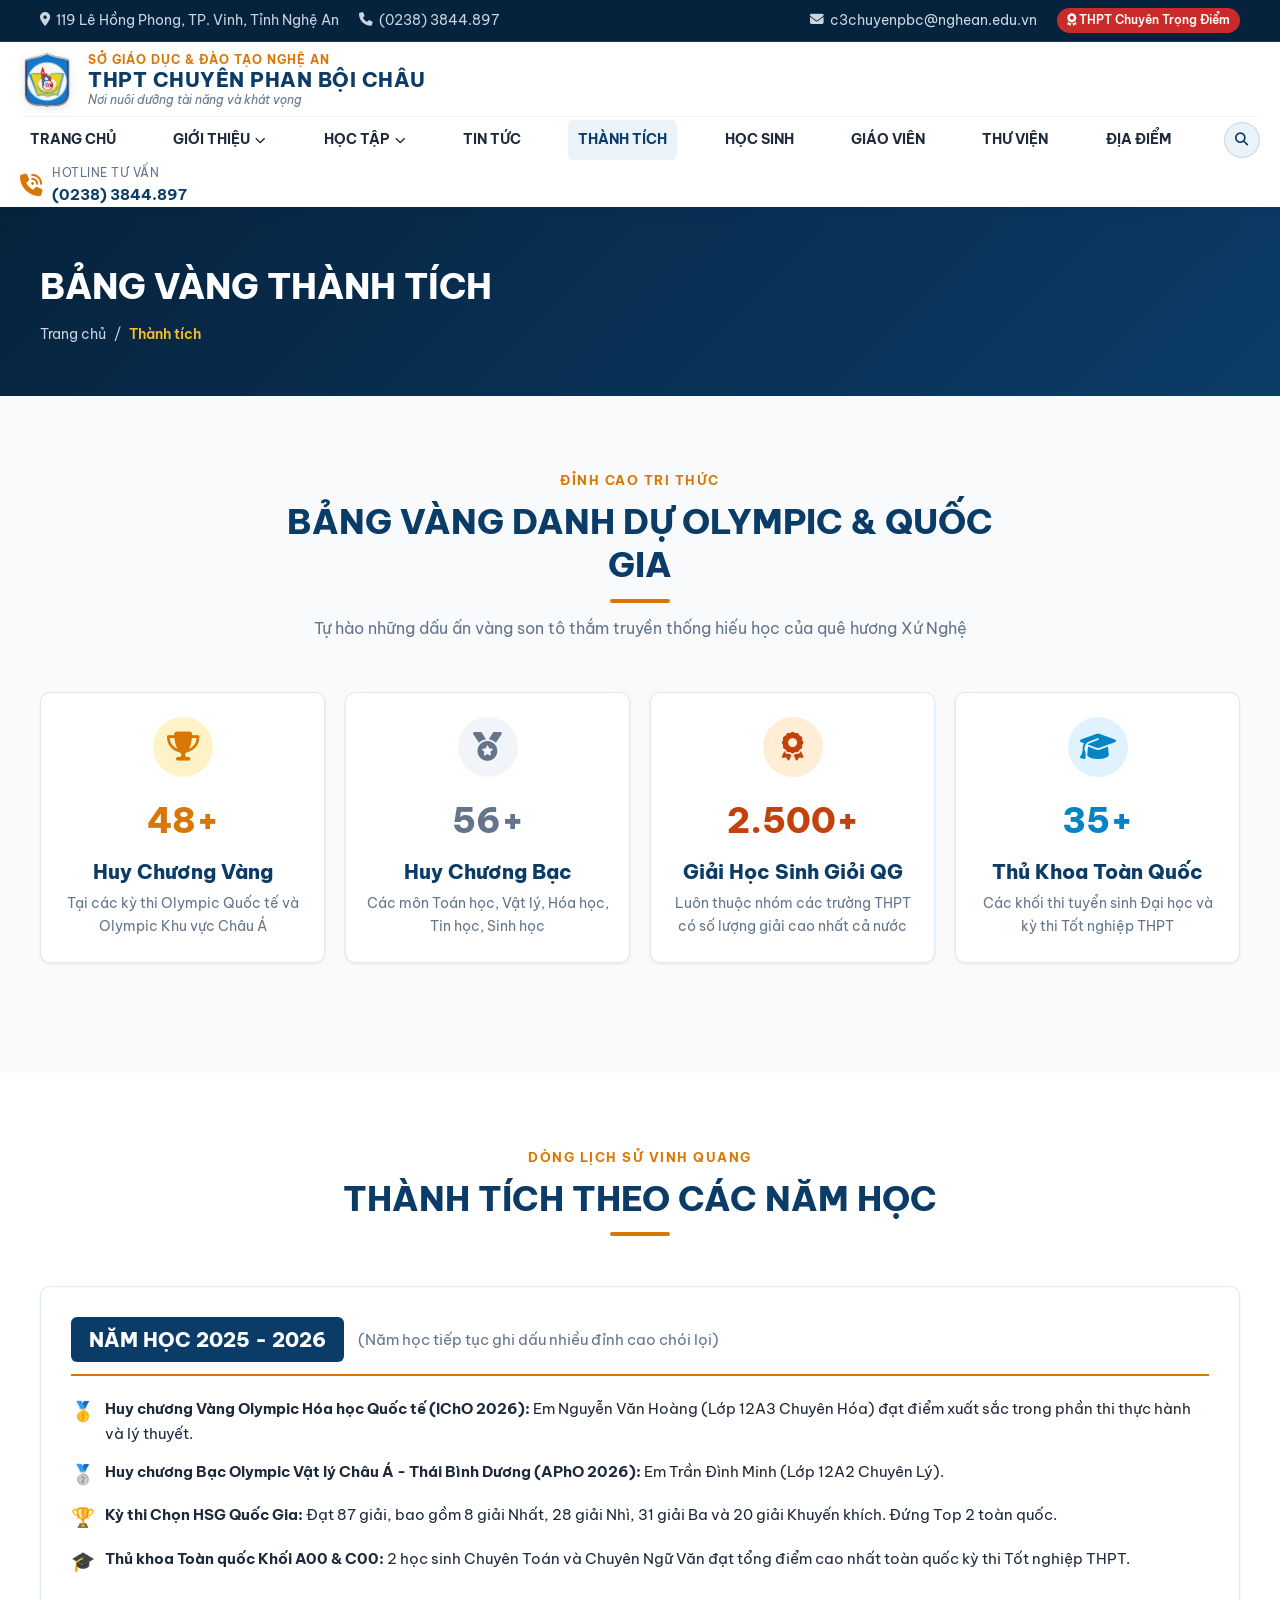
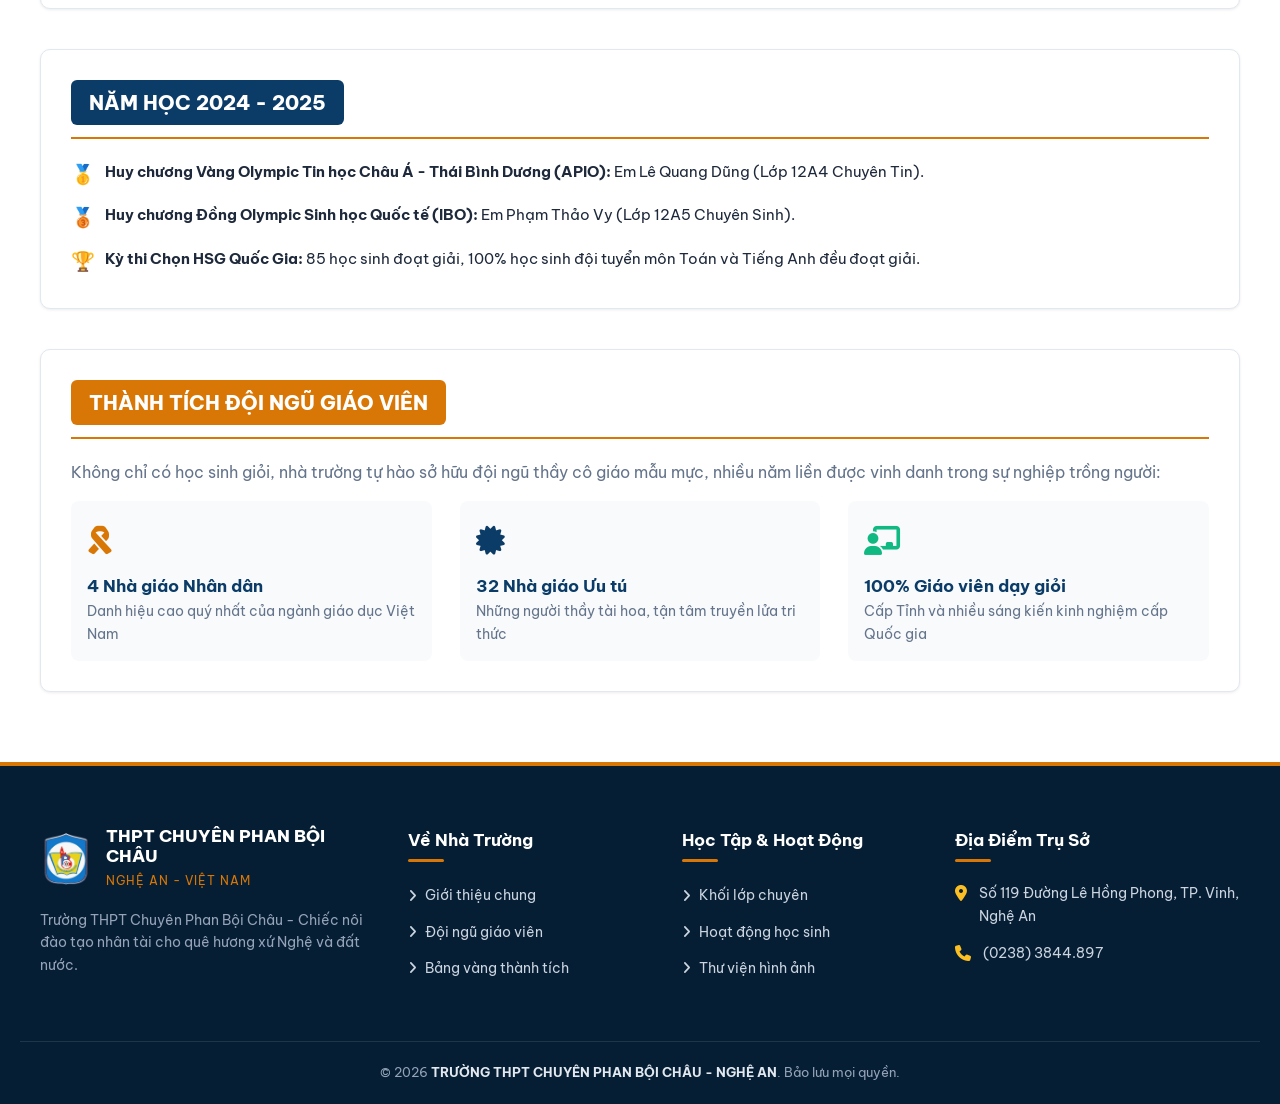
<file: pages/thanh-tich.html>
<!DOCTYPE html>
<html lang="vi">
<head>
  <meta charset="UTF-8">
  <meta name="viewport" content="width=device-width, initial-scale=1.0">
  <title>Thành Tích Nhà Trường - THPT Chuyên Phan Bội Châu (Nghệ An)</title>
  <link rel="icon" type="image/png" href="../images/logo/logo-pbc.png">
  <link rel="stylesheet" href="https://cdnjs.cloudflare.com/ajax/libs/font-awesome/6.5.1/css/all.min.css">
  <link rel="stylesheet" href="../css/style.css">
  <link rel="stylesheet" href="../css/components.css">
  <link rel="stylesheet" href="../css/responsive.css">
</head>
<body>

  <!-- TOP BAR -->
  <div class="top-bar">
    <div class="container top-bar-inner">
      <div class="top-bar-left">
        <span class="top-bar-item"><i class="fa-solid fa-location-dot"></i> 119 Lê Hồng Phong, TP. Vinh, Tỉnh Nghệ An</span>
        <span class="top-bar-item"><i class="fa-solid fa-phone"></i> (0238) 3844.897</span>
      </div>
      <div class="top-bar-right">
        <span class="top-bar-item"><i class="fa-solid fa-envelope"></i> c3chuyenpbc@nghean.edu.vn</span>
        <span class="top-bar-highlight"><i class="fa-solid fa-award"></i> THPT Chuyên Trọng Điểm</span>
      </div>
    </div>
  </div>

  <!-- HEADER -->
  <header class="header-sticky">
    <div class="container header-inner">
      <a href="../index.html" class="brand-logo">
        <img src="../images/logo/logo-pbc.png" alt="Logo Trường THPT Chuyên Phan Bội Châu">
        <div class="brand-title-wrap">
          <span class="brand-sub">Sở Giáo dục &amp; Đào tạo Nghệ An</span>
          <span class="brand-name">THPT CHUYÊN PHAN BỘI CHÂU</span>
          <span class="brand-motto">Nơi nuôi dưỡng tài năng và khát vọng</span>
        </div>
      </a>

      <nav class="nav-menu">
        <div class="nav-item">
          <a href="../index.html" class="nav-link">TRANG CHỦ</a>
        </div>
        <div class="nav-item">
          <a href="gioi-thieu.html" class="nav-link">
            GIỚI THIỆU <i class="fa-solid fa-chevron-down"></i>
          </a>
          <div class="dropdown-menu">
            <a href="gioi-thieu.html#tong-quan" class="dropdown-link"><i class="fa-solid fa-school"></i> Tổng quan</a>
            <a href="gioi-thieu.html#lich-su" class="dropdown-link"><i class="fa-solid fa-timeline"></i> Lịch sử hình thành</a>
            <a href="gioi-thieu.html#tam-nhin" class="dropdown-link"><i class="fa-solid fa-eye"></i> Tầm nhìn – Sứ mệnh</a>
            <a href="gioi-thieu.html#bgh" class="dropdown-link"><i class="fa-solid fa-user-tie"></i> Ban Giám hiệu</a>
            <a href="gioi-thieu.html#co-so-vat-chat" class="dropdown-link"><i class="fa-solid fa-building-columns"></i> Cơ sở vật chất</a>
          </div>
        </div>
        <div class="nav-item">
          <a href="hoc-tap.html" class="nav-link">
            HỌC TẬP <i class="fa-solid fa-chevron-down"></i>
          </a>
          <div class="dropdown-menu">
            <a href="hoc-tap.html#cac-mon-chuyen" class="dropdown-link"><i class="fa-solid fa-book-open"></i> Các khối chuyên</a>
            <a href="hoc-tap.html#chuong-trinh" class="dropdown-link"><i class="fa-solid fa-graduation-cap"></i> Chương trình đào tạo</a>
            <a href="hoc-tap.html#tai-lieu" class="dropdown-link"><i class="fa-solid fa-file-arrow-down"></i> Tài liệu học tập</a>
          </div>
        </div>
        <div class="nav-item">
          <a href="tin-tuc.html" class="nav-link">TIN TỨC</a>
        </div>
        <div class="nav-item">
          <a href="thanh-tich.html" class="nav-link active">THÀNH TÍCH</a>
        </div>
        <div class="nav-item">
          <a href="hoc-sinh.html" class="nav-link">HỌC SINH</a>
        </div>
        <div class="nav-item">
          <a href="giao-vien.html" class="nav-link">GIÁO VIÊN</a>
        </div>
        <div class="nav-item">
          <a href="thu-vien.html" class="nav-link">THƯ VIỆN</a>
        </div>
        <div class="nav-item">
          <a href="dia-diem.html" class="nav-link">ĐỊA ĐIỂM</a>
        </div>
        <button class="btn-search-trigger nav-search-btn" title="Tìm kiếm" aria-label="Tìm kiếm">
          <i class="fa-solid fa-magnifying-glass"></i>
        </button>
      </nav>

      <div class="header-right-box">
        <div class="header-contact-quick">
          <i class="fa-solid fa-phone-volume"></i>
          <div>
            <span>Hotline tư vấn</span>
            <strong>(0238) 3844.897</strong>
          </div>
        </div>
        <button class="mobile-toggle" aria-label="Mở thực đơn">
          <i class="fa-solid fa-bars"></i>
        </button>
      </div>
    </div>
  </header>

  <!-- BANNER -->
  <div class="page-banner">
    <div class="container">
      <h1 class="page-banner-title">BẢNG VÀNG THÀNH TÍCH</h1>
      <div class="breadcrumb-list">
        <a href="../index.html">Trang chủ</a>
        <span>/</span>
        <span class="current">Thành tích</span>
      </div>
    </div>
  </div>

  <!-- HIGHLIGHT MEDALS -->
  <section class="section">
    <div class="container">
      <div class="section-header">
        <span class="section-tag">Đỉnh Cao Tri Thức</span>
        <h2 class="section-title">BẢNG VÀNG DANH DỰ OLYMPIC &amp; QUỐC GIA</h2>
        <p class="section-desc">Tự hào những dấu ấn vàng son tô thắm truyền thống hiếu học của quê hương Xứ Nghệ</p>
      </div>

      <div class="achievements-banner-grid">
        <div class="achievement-box">
          <div class="medal-icon medal-gold"><i class="fa-solid fa-trophy"></i></div>
          <div style="font-size: 2.2rem; font-weight: 800; color: #d97706; margin-bottom: 6px;">48+</div>
          <h4>Huy Chương Vàng</h4>
          <p>Tại các kỳ thi Olympic Quốc tế và Olympic Khu vực Châu Á</p>
        </div>

        <div class="achievement-box">
          <div class="medal-icon medal-silver"><i class="fa-solid fa-medal"></i></div>
          <div style="font-size: 2.2rem; font-weight: 800; color: #64748b; margin-bottom: 6px;">56+</div>
          <h4>Huy Chương Bạc</h4>
          <p>Các môn Toán học, Vật lý, Hóa học, Tin học, Sinh học</p>
        </div>

        <div class="achievement-box">
          <div class="medal-icon medal-bronze"><i class="fa-solid fa-award"></i></div>
          <div style="font-size: 2.2rem; font-weight: 800; color: #c2410c; margin-bottom: 6px;">2.500+</div>
          <h4>Giải Học Sinh Giỏi QG</h4>
          <p>Luôn thuộc nhóm các trường THPT có số lượng giải cao nhất cả nước</p>
        </div>

        <div class="achievement-box">
          <div class="medal-icon medal-special"><i class="fa-solid fa-graduation-cap"></i></div>
          <div style="font-size: 2.2rem; font-weight: 800; color: #0284c7; margin-bottom: 6px;">35+</div>
          <h4>Thủ Khoa Toàn Quốc</h4>
          <p>Các khối thi tuyển sinh Đại học và kỳ thi Tốt nghiệp THPT</p>
        </div>
      </div>
    </div>
  </section>

  <!-- CHRONOLOGICAL AWARDS (Theo các năm 2026, 2025, 2024...) -->
  <section class="section section-bg-alt">
    <div class="container">
      <div class="section-header">
        <span class="section-tag">Dòng lịch sử vinh quang</span>
        <h2 class="section-title">THÀNH TÍCH THEO CÁC NĂM HỌC</h2>
      </div>

      <!-- Năm 2026 -->
      <div style="margin-bottom: 40px; background: #fff; border: 1px solid var(--border-color); border-radius: var(--radius-md); padding: 30px; box-shadow: var(--shadow-sm);">
        <div style="display: flex; align-items: center; gap: 14px; margin-bottom: 20px; border-bottom: 2px solid var(--accent-gold); padding-bottom: 12px;">
          <span style="background: var(--primary); color: #fff; font-size: 1.25rem; font-weight: 800; padding: 6px 18px; border-radius: 6px;">NĂM HỌC 2025 - 2026</span>
          <span style="color: var(--text-muted); font-size: 0.95rem;">(Năm học tiếp tục ghi dấu nhiều đỉnh cao chói lọi)</span>
        </div>
        <ul style="display: flex; flex-direction: column; gap: 12px; font-size: 0.95rem;">
          <li style="display: flex; align-items: flex-start; gap: 10px;">
            <span style="color: #d97706; font-size: 1.2rem;">🥇</span>
            <div><strong>Huy chương Vàng Olympic Hóa học Quốc tế (IChO 2026):</strong> Em Nguyễn Văn Hoàng (Lớp 12A3 Chuyên Hóa) đạt điểm xuất sắc trong phần thi thực hành và lý thuyết.</div>
          </li>
          <li style="display: flex; align-items: flex-start; gap: 10px;">
            <span style="color: #64748b; font-size: 1.2rem;">🥈</span>
            <div><strong>Huy chương Bạc Olympic Vật lý Châu Á - Thái Bình Dương (APhO 2026):</strong> Em Trần Đình Minh (Lớp 12A2 Chuyên Lý).</div>
          </li>
          <li style="display: flex; align-items: flex-start; gap: 10px;">
            <span style="color: #d97706; font-size: 1.2rem;">🏆</span>
            <div><strong>Kỳ thi Chọn HSG Quốc Gia:</strong> Đạt 87 giải, bao gồm 8 giải Nhất, 28 giải Nhì, 31 giải Ba và 20 giải Khuyến khích. Đứng Top 2 toàn quốc.</div>
          </li>
          <li style="display: flex; align-items: flex-start; gap: 10px;">
            <span style="color: #0284c7; font-size: 1.2rem;">🎓</span>
            <div><strong>Thủ khoa Toàn quốc Khối A00 &amp; C00:</strong> 2 học sinh Chuyên Toán và Chuyên Ngữ Văn đạt tổng điểm cao nhất toàn quốc kỳ thi Tốt nghiệp THPT.</div>
          </li>
        </ul>
      </div>

      <!-- Năm 2025 -->
      <div style="margin-bottom: 40px; background: #fff; border: 1px solid var(--border-color); border-radius: var(--radius-md); padding: 30px; box-shadow: var(--shadow-sm);">
        <div style="display: flex; align-items: center; gap: 14px; margin-bottom: 20px; border-bottom: 2px solid var(--accent-gold); padding-bottom: 12px;">
          <span style="background: var(--primary); color: #fff; font-size: 1.25rem; font-weight: 800; padding: 6px 18px; border-radius: 6px;">NĂM HỌC 2024 - 2025</span>
        </div>
        <ul style="display: flex; flex-direction: column; gap: 12px; font-size: 0.95rem;">
          <li style="display: flex; align-items: flex-start; gap: 10px;">
            <span style="color: #d97706; font-size: 1.2rem;">🥇</span>
            <div><strong>Huy chương Vàng Olympic Tin học Châu Á - Thái Bình Dương (APIO):</strong> Em Lê Quang Dũng (Lớp 12A4 Chuyên Tin).</div>
          </li>
          <li style="display: flex; align-items: flex-start; gap: 10px;">
            <span style="color: #c2410c; font-size: 1.2rem;">🥉</span>
            <div><strong>Huy chương Đồng Olympic Sinh học Quốc tế (IBO):</strong> Em Phạm Thảo Vy (Lớp 12A5 Chuyên Sinh).</div>
          </li>
          <li style="display: flex; align-items: flex-start; gap: 10px;">
            <span style="color: #d97706; font-size: 1.2rem;">🏆</span>
            <div><strong>Kỳ thi Chọn HSG Quốc Gia:</strong> 85 học sinh đoạt giải, 100% học sinh đội tuyển môn Toán và Tiếng Anh đều đoạt giải.</div>
          </li>
        </ul>
      </div>

      <!-- Thành tích Giáo viên -->
      <div style="background: #fff; border: 1px solid var(--border-color); border-radius: var(--radius-md); padding: 30px; box-shadow: var(--shadow-sm);">
        <div style="display: flex; align-items: center; gap: 14px; margin-bottom: 20px; border-bottom: 2px solid var(--accent-gold); padding-bottom: 12px;">
          <span style="background: var(--accent-gold); color: #fff; font-size: 1.25rem; font-weight: 800; padding: 6px 18px; border-radius: 6px;">THÀNH TÍCH ĐỘI NGŨ GIÁO VIÊN</span>
        </div>
        <p style="color: var(--text-muted); margin-bottom: 16px;">
          Không chỉ có học sinh giỏi, nhà trường tự hào sở hữu đội ngũ thầy cô giáo mẫu mực, nhiều năm liền được vinh danh trong sự nghiệp trồng người:
        </p>
        <div class="news-grid" style="grid-template-columns: repeat(3, 1fr);">
          <div style="padding: 16px; background: #f8fafc; border-radius: 8px;">
            <div style="font-size: 1.8rem; color: var(--accent-gold); margin-bottom: 8px;"><i class="fa-solid fa-ribbon"></i></div>
            <h4 style="font-size: 1.05rem; color: var(--primary);">4 Nhà giáo Nhân dân</h4>
            <p style="font-size: 0.85rem; color: var(--text-muted);">Danh hiệu cao quý nhất của ngành giáo dục Việt Nam</p>
          </div>
          <div style="padding: 16px; background: #f8fafc; border-radius: 8px;">
            <div style="font-size: 1.8rem; color: var(--primary); margin-bottom: 8px;"><i class="fa-solid fa-certificate"></i></div>
            <h4 style="font-size: 1.05rem; color: var(--primary);">32 Nhà giáo Ưu tú</h4>
            <p style="font-size: 0.85rem; color: var(--text-muted);">Những người thầy tài hoa, tận tâm truyền lửa tri thức</p>
          </div>
          <div style="padding: 16px; background: #f8fafc; border-radius: 8px;">
            <div style="font-size: 1.8rem; color: #10b981; margin-bottom: 8px;"><i class="fa-solid fa-chalkboard-user"></i></div>
            <h4 style="font-size: 1.05rem; color: var(--primary);">100% Giáo viên dạy giỏi</h4>
            <p style="font-size: 0.85rem; color: var(--text-muted);">Cấp Tỉnh và nhiều sáng kiến kinh nghiệm cấp Quốc gia</p>
          </div>
        </div>
      </div>
    </div>
  </section>

  <!-- FOOTER -->
  <footer class="footer">
    <div class="container footer-grid">
      <div class="footer-brand">
        <div class="footer-logo-wrap">
          <img src="../images/logo/logo-pbc.png" alt="Logo THPT Chuyên Phan Bội Châu">
          <div class="footer-logo-title">
            <h3>THPT CHUYÊN PHAN BỘI CHÂU</h3>
            <span>NGHỆ AN - VIỆT NAM</span>
          </div>
        </div>
        <p class="footer-desc">Trường THPT Chuyên Phan Bội Châu - Chiếc nôi đào tạo nhân tài cho quê hương xứ Nghệ và đất nước.</p>
      </div>

      <div class="footer-col">
        <h4>Về Nhà Trường</h4>
        <ul class="footer-links">
          <li><a href="gioi-thieu.html"><i class="fa-solid fa-angle-right"></i> Giới thiệu chung</a></li>
          <li><a href="giao-vien.html"><i class="fa-solid fa-angle-right"></i> Đội ngũ giáo viên</a></li>
          <li><a href="thanh-tich.html"><i class="fa-solid fa-angle-right"></i> Bảng vàng thành tích</a></li>
        </ul>
      </div>

      <div class="footer-col">
        <h4>Học Tập &amp; Hoạt Động</h4>
        <ul class="footer-links">
          <li><a href="hoc-tap.html"><i class="fa-solid fa-angle-right"></i> Khối lớp chuyên</a></li>
          <li><a href="hoc-sinh.html"><i class="fa-solid fa-angle-right"></i> Hoạt động học sinh</a></li>
          <li><a href="thu-vien.html"><i class="fa-solid fa-angle-right"></i> Thư viện hình ảnh</a></li>
        </ul>
      </div>

      <div class="footer-col">
        <h4>Địa Điểm Trụ Sở</h4>
        <ul class="footer-contact-list">
          <li><i class="fa-solid fa-location-dot"></i><span>Số 119 Đường Lê Hồng Phong, TP. Vinh, Nghệ An</span></li>
          <li><i class="fa-solid fa-phone"></i><span>(0238) 3844.897</span></li>
        </ul>
      </div>
    </div>

    <div class="container footer-bottom">
      <p>© 2026 <strong>TRƯỜNG THPT CHUYÊN PHAN BỘI CHÂU - NGHỆ AN</strong>. Bảo lưu mọi quyền.</p>
    </div>
  </footer>

  <!-- SEARCH MODAL -->
  <div class="search-modal" id="searchModal">
    <div class="search-modal-box">
      <div class="search-input-wrap">
        <i class="fa-solid fa-magnifying-glass"></i>
        <input type="text" id="searchInput" placeholder="Nhập từ khóa tìm kiếm...">
        <button class="search-close-btn" id="searchClose"><i class="fa-solid fa-xmark"></i></button>
      </div>
      <div id="searchResults" style="margin-top: 15px; max-height: 250px; overflow-y: auto;"></div>
    </div>
  </div>

  <button class="back-to-top"><i class="fa-solid fa-arrow-up"></i></button>

  <script src="../js/main.js"></script>
  <script src="../js/filter.js"></script>
</body>
</html>
</file>
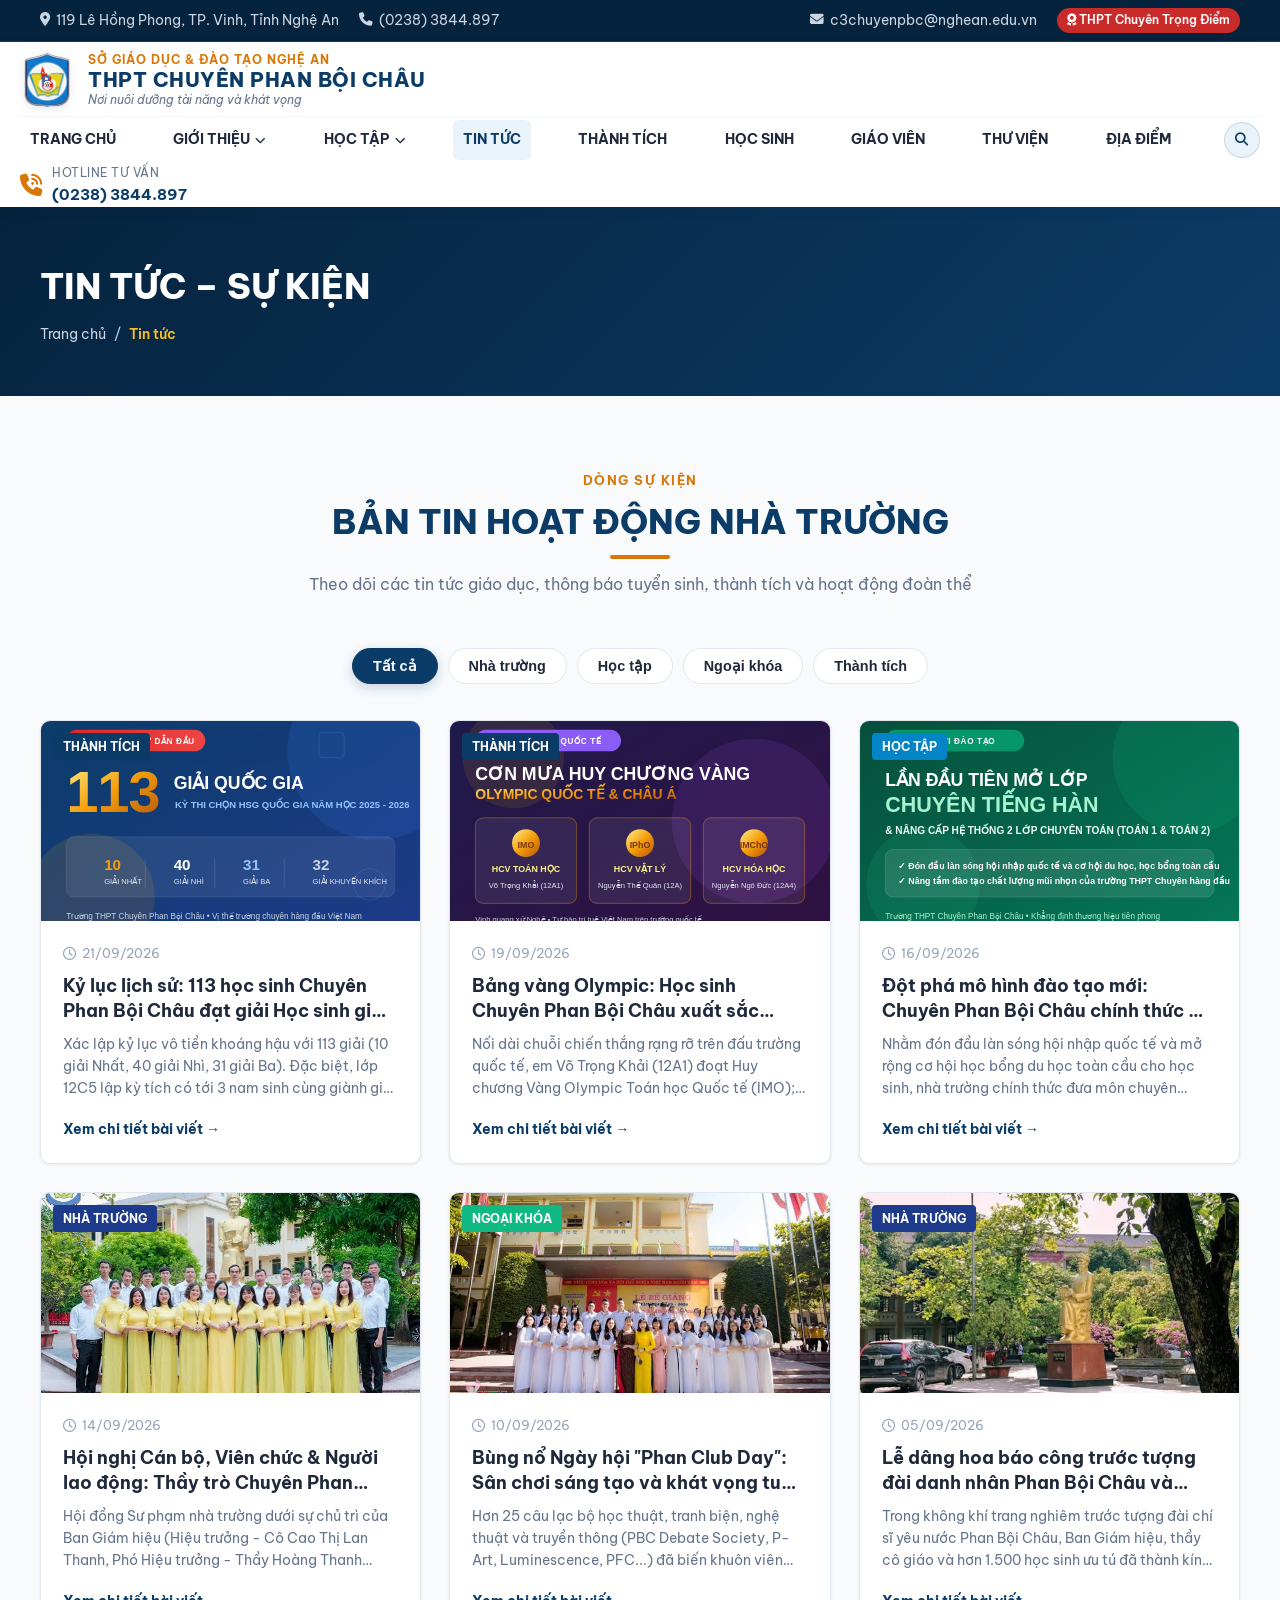
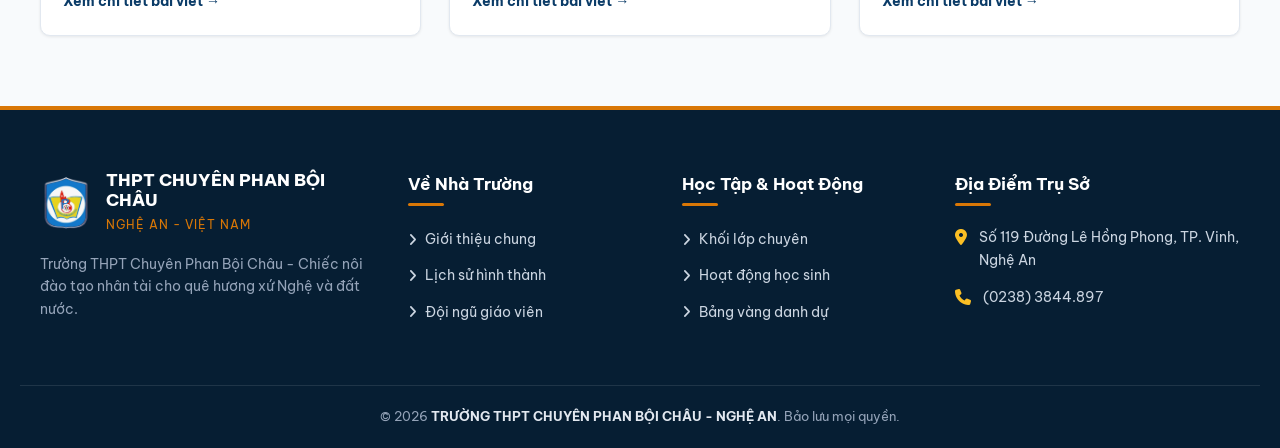
<file: pages/tin-tuc.html>
<!DOCTYPE html>
<html lang="vi">
<head>
  <meta charset="UTF-8">
  <meta name="viewport" content="width=device-width, initial-scale=1.0">
  <title>Tin Tức &amp; Sự Kiện - Trường THPT Chuyên Phan Bội Châu (Nghệ An)</title>
  <link rel="icon" type="image/png" href="../images/logo/logo-pbc.png">
  <link rel="stylesheet" href="https://cdnjs.cloudflare.com/ajax/libs/font-awesome/6.5.1/css/all.min.css">
  <link rel="stylesheet" href="../css/style.css">
  <link rel="stylesheet" href="../css/components.css">
  <link rel="stylesheet" href="../css/responsive.css">
</head>
<body>

  <!-- TOP BAR -->
  <div class="top-bar">
    <div class="container top-bar-inner">
      <div class="top-bar-left">
        <span class="top-bar-item"><i class="fa-solid fa-location-dot"></i> 119 Lê Hồng Phong, TP. Vinh, Tỉnh Nghệ An</span>
        <span class="top-bar-item"><i class="fa-solid fa-phone"></i> (0238) 3844.897</span>
      </div>
      <div class="top-bar-right">
        <span class="top-bar-item"><i class="fa-solid fa-envelope"></i> c3chuyenpbc@nghean.edu.vn</span>
        <span class="top-bar-highlight"><i class="fa-solid fa-award"></i> THPT Chuyên Trọng Điểm</span>
      </div>
    </div>
  </div>

  <!-- HEADER -->
  <header class="header-sticky">
    <div class="container header-inner">
      <a href="../index.html" class="brand-logo">
        <img src="../images/logo/logo-pbc.png" alt="Logo Trường THPT Chuyên Phan Bội Châu">
        <div class="brand-title-wrap">
          <span class="brand-sub">Sở Giáo dục &amp; Đào tạo Nghệ An</span>
          <span class="brand-name">THPT CHUYÊN PHAN BỘI CHÂU</span>
          <span class="brand-motto">Nơi nuôi dưỡng tài năng và khát vọng</span>
        </div>
      </a>

      <nav class="nav-menu">
        <div class="nav-item">
          <a href="../index.html" class="nav-link">TRANG CHỦ</a>
        </div>
        <div class="nav-item">
          <a href="gioi-thieu.html" class="nav-link">
            GIỚI THIỆU <i class="fa-solid fa-chevron-down"></i>
          </a>
          <div class="dropdown-menu">
            <a href="gioi-thieu.html#tong-quan" class="dropdown-link"><i class="fa-solid fa-school"></i> Tổng quan</a>
            <a href="gioi-thieu.html#lich-su" class="dropdown-link"><i class="fa-solid fa-timeline"></i> Lịch sử hình thành</a>
            <a href="gioi-thieu.html#tam-nhin" class="dropdown-link"><i class="fa-solid fa-eye"></i> Tầm nhìn – Sứ mệnh</a>
            <a href="gioi-thieu.html#bgh" class="dropdown-link"><i class="fa-solid fa-user-tie"></i> Ban Giám hiệu</a>
            <a href="gioi-thieu.html#co-so-vat-chat" class="dropdown-link"><i class="fa-solid fa-building-columns"></i> Cơ sở vật chất</a>
          </div>
        </div>
        <div class="nav-item">
          <a href="hoc-tap.html" class="nav-link">
            HỌC TẬP <i class="fa-solid fa-chevron-down"></i>
          </a>
          <div class="dropdown-menu">
            <a href="hoc-tap.html#cac-mon-chuyen" class="dropdown-link"><i class="fa-solid fa-book-open"></i> Các khối chuyên</a>
            <a href="hoc-tap.html#chuong-trinh" class="dropdown-link"><i class="fa-solid fa-graduation-cap"></i> Chương trình đào tạo</a>
            <a href="hoc-tap.html#tai-lieu" class="dropdown-link"><i class="fa-solid fa-file-arrow-down"></i> Tài liệu học tập</a>
          </div>
        </div>
        <div class="nav-item">
          <a href="tin-tuc.html" class="nav-link active">TIN TỨC</a>
        </div>
        <div class="nav-item">
          <a href="thanh-tich.html" class="nav-link">THÀNH TÍCH</a>
        </div>
        <div class="nav-item">
          <a href="hoc-sinh.html" class="nav-link">HỌC SINH</a>
        </div>
        <div class="nav-item">
          <a href="giao-vien.html" class="nav-link">GIÁO VIÊN</a>
        </div>
        <div class="nav-item">
          <a href="thu-vien.html" class="nav-link">THƯ VIỆN</a>
        </div>
        <div class="nav-item">
          <a href="dia-diem.html" class="nav-link">ĐỊA ĐIỂM</a>
        </div>
        <button class="btn-search-trigger nav-search-btn" title="Tìm kiếm" aria-label="Tìm kiếm">
          <i class="fa-solid fa-magnifying-glass"></i>
        </button>
      </nav>

      <div class="header-right-box">
        <div class="header-contact-quick">
          <i class="fa-solid fa-phone-volume"></i>
          <div>
            <span>Hotline tư vấn</span>
            <strong>(0238) 3844.897</strong>
          </div>
        </div>
        <button class="mobile-toggle" aria-label="Mở thực đơn">
          <i class="fa-solid fa-bars"></i>
        </button>
      </div>
    </div>
  </header>

  <!-- BANNER -->
  <div class="page-banner">
    <div class="container">
      <h1 class="page-banner-title">TIN TỨC – SỰ KIỆN</h1>
      <div class="breadcrumb-list">
        <a href="../index.html">Trang chủ</a>
        <span>/</span>
        <span class="current">Tin tức</span>
      </div>
    </div>
  </div>

  <!-- MAIN NEWS SECTION WITH FILTERS -->
  <section class="section">
    <div class="container">
      <div class="section-header">
        <span class="section-tag">Dòng sự kiện</span>
        <h2 class="section-title">BẢN TIN HOẠT ĐỘNG NHÀ TRƯỜNG</h2>
        <p class="section-desc">Theo dõi các tin tức giáo dục, thông báo tuyển sinh, thành tích và hoạt động đoàn thể</p>
      </div>

      <!-- BỘ LỌC CHUYÊN MỤC -->
      <div class="filter-tab-bar">
        <button class="filter-btn active" data-filter="all">Tất cả</button>
        <button class="filter-btn" data-filter="nha-truong">Nhà trường</button>
        <button class="filter-btn" data-filter="hoc-tap">Học tập</button>
        <button class="filter-btn" data-filter="ngoai-khoa">Ngoại khóa</button>
        <button class="filter-btn" data-filter="thanh-tich">Thành tích</button>
      </div>

      <!-- LƯỚI BÀI VIẾT MỚI NHẤT -->
      <div class="news-grid" id="newsContainer">
        <!-- Bài 1: Kỷ lục 113 giải HSG Quốc gia -->
        <article class="news-card" data-category="thanh-tich hoc-tap" data-news-id="1">
          <div class="news-thumb">
            <img src="../images/news/hsg-quoc-gia-113-giai.svg" alt="Kỷ lục 113 giải HSG Quốc Gia">
            <span class="news-category-badge">Thành tích</span>
          </div>
          <div class="news-body">
            <div class="news-date"><i class="fa-regular fa-clock"></i> 21/09/2026</div>
            <h3 class="news-title">Kỷ lục lịch sử: 113 học sinh Chuyên Phan Bội Châu đạt giải Học sinh giỏi Quốc gia, giữ vững vị thế Top 1 cả nước</h3>
            <p class="news-summary">Xác lập kỷ lục vô tiền khoáng hậu với 113 giải (10 giải Nhất, 40 giải Nhì, 31 giải Ba). Đặc biệt, lớp 12C5 lập kỳ tích có tới 3 nam sinh cùng giành giải Nhất môn Tiếng Anh: Trần Nhật Nam, Nguyễn Quang Minh và Nguyễn Phước Hải Khánh. Môn Toán có 2 giải Nhất thuộc về Nguyễn Hoàng Phương (11A1) và Lưu Trọng Phúc...</p>
            <a href="javascript:void(0)" class="news-readmore btn-open-news" data-id="1">Xem chi tiết bài viết →</a>
          </div>
        </article>

        <!-- Bài 2: Cơn mưa HCV Olympic Quốc tế -->
        <article class="news-card" data-category="thanh-tich" data-news-id="2">
          <div class="news-thumb">
            <img src="../images/news/olympic-vang-quoc-te.svg" alt="Huy chương Vàng Olympic Quốc tế">
            <span class="news-category-badge">Thành tích</span>
          </div>
          <div class="news-body">
            <div class="news-date"><i class="fa-regular fa-clock"></i> 19/09/2026</div>
            <h3 class="news-title">Bảng vàng Olympic: Học sinh Chuyên Phan Bội Châu xuất sắc giành liên tiếp các Huy chương Vàng Toán học và Vật lý Quốc tế</h3>
            <p class="news-summary">Nối dài chuỗi chiến thắng rạng rỡ trên đấu trường quốc tế, em Võ Trọng Khải (12A1) đoạt Huy chương Vàng Olympic Toán học Quốc tế (IMO); em Nguyễn Thế Quân đoạt Huy chương Vàng Olympic Vật lý Quốc tế (IPhO) & APhO; em Nguyễn Ngô Đức (12A4) đoạt Huy chương Vàng Olympic Hóa học Quốc tế Mendeleev...</p>
            <a href="javascript:void(0)" class="news-readmore btn-open-news" data-id="2">Xem chi tiết bài viết →</a>
          </div>
        </article>

        <!-- Bài 3: Mở lớp chuyên Tiếng Hàn & Toán 1, Toán 2 -->
        <article class="news-card" data-category="hoc-tap nha-truong" data-news-id="3">
          <div class="news-thumb">
            <img src="../images/news/chuyen-tieng-han.svg" alt="Đột phá mô hình đào tạo mới chuyên Tiếng Hàn">
            <span class="news-category-badge" style="background: #0284c7;">Học tập</span>
          </div>
          <div class="news-body">
            <div class="news-date"><i class="fa-regular fa-clock"></i> 16/09/2026</div>
            <h3 class="news-title">Đột phá mô hình đào tạo mới: Chuyên Phan Bội Châu chính thức mở lớp chuyên Tiếng Hàn và phân tách 2 lớp Chuyên Toán</h3>
            <p class="news-summary">Nhằm đón đầu làn sóng hội nhập quốc tế và mở rộng cơ hội học bổng du học toàn cầu cho học sinh, nhà trường chính thức đưa môn chuyên Tiếng Hàn vào hệ thống giảng dạy, đồng thời phân tách và tối ưu hóa 2 lớp chuyên sâu Toán 1 và Toán 2 với chương trình bồi dưỡng tinh hoa...</p>
            <a href="javascript:void(0)" class="news-readmore btn-open-news" data-id="3">Xem chi tiết bài viết →</a>
          </div>
        </article>

        <!-- Bài 4: Hội nghị Cán bộ Viên chức & AI chuyển đổi số -->
        <article class="news-card" data-category="nha-truong" data-news-id="4">
          <div class="news-thumb">
            <img src="../images/gallery/ky-yeu-tap-the-giao-vien.png" alt="Hội nghị Cán bộ Viên chức trường THPT Chuyên Phan Bội Châu">
            <span class="news-category-badge" style="background: #1e3a8a;">Nhà trường</span>
          </div>
          <div class="news-body">
            <div class="news-date"><i class="fa-regular fa-clock"></i> 14/09/2026</div>
            <h3 class="news-title">Hội nghị Cán bộ, Viên chức &amp; Người lao động: Thầy trò Chuyên Phan quyết tâm bứt phá chuyển đổi số và ứng dụng AI trong giảng dạy</h3>
            <p class="news-summary">Hội đồng Sư phạm nhà trường dưới sự chủ trì của Ban Giám hiệu (Hiệu trưởng - Cô Cao Thị Lan Thanh, Phó Hiệu trưởng - Thầy Hoàng Thanh Phong, Phó Hiệu trưởng - Cô Nguyễn Thị Giang Chi) phát động phong trào thi đua "Đổi mới sáng tạo trong dạy và học", đẩy mạnh ứng dụng AI và chuyển đổi số toàn diện phương pháp sư phạm...</p>
            <a href="javascript:void(0)" class="news-readmore btn-open-news" data-id="4">Xem chi tiết bài viết →</a>
          </div>
        </article>

        <!-- Bài 5: Phan Club Day -->
        <article class="news-card" data-category="ngoai-khoa" data-news-id="5">
          <div class="news-thumb">
            <img src="../images/gallery/ky-yeu-le-be-giang.png" alt="Ngày hội CLB Phan Club Day">
            <span class="news-category-badge" style="background: #10b981;">Ngoại khóa</span>
          </div>
          <div class="news-body">
            <div class="news-date"><i class="fa-regular fa-clock"></i> 10/09/2026</div>
            <h3 class="news-title">Bùng nổ Ngày hội "Phan Club Day": Sân chơi sáng tạo và khát vọng tuổi trẻ của hơn 25 câu lạc bộ Chuyên Phan</h3>
            <p class="news-summary">Hơn 25 câu lạc bộ học thuật, tranh biện, nghệ thuật và truyền thông (PBC Debate Society, P-Art, Luminescence, PFC...) đã biến khuôn viên sân trường thành một ngày hội của đam mê, sự gắn kết và sáng tạo chào đón các tân học sinh khóa mới gia nhập mái trường Chuyên Phan...</p>
            <a href="javascript:void(0)" class="news-readmore btn-open-news" data-id="5">Xem chi tiết bài viết →</a>
          </div>
        </article>

        <!-- Bài 6: Lễ dâng hoa báo công -->
        <article class="news-card" data-category="nha-truong" data-news-id="6">
          <div class="news-thumb">
            <img src="../images/banner/tuong-phan-boi-chau.png" alt="Lễ dâng hoa báo công trước tượng đài cụ Phan Bội Châu">
            <span class="news-category-badge" style="background: #1e3a8a;">Nhà trường</span>
          </div>
          <div class="news-body">
            <div class="news-date"><i class="fa-regular fa-clock"></i> 05/09/2026</div>
            <h3 class="news-title">Lễ dâng hoa báo công trước tượng đài danh nhân Phan Bội Châu và phát động phong trào thi đua năm học mới</h3>
            <p class="news-summary">Trong không khí trang nghiêm trước tượng đài chí sĩ yêu nước Phan Bội Châu, Ban Giám hiệu, thầy cô giáo và hơn 1.500 học sinh ưu tú đã thành kính dâng hoa báo công những chiến công rực rỡ, thắp sáng ngọn lửa hiếu học và quyết tâm giữ vững vị thế trường chuyên trọng điểm của cả nước...</p>
            <a href="javascript:void(0)" class="news-readmore btn-open-news" data-id="6">Xem chi tiết bài viết →</a>
          </div>
        </article>
      </div>
    </div>
  </section>

  <!-- FOOTER -->
  <footer class="footer">
    <div class="container footer-grid">
      <div class="footer-brand">
        <div class="footer-logo-wrap">
          <img src="../images/logo/logo-pbc.png" alt="Logo THPT Chuyên Phan Bội Châu">
          <div class="footer-logo-title">
            <h3>THPT CHUYÊN PHAN BỘI CHÂU</h3>
            <span>NGHỆ AN - VIỆT NAM</span>
          </div>
        </div>
        <p class="footer-desc">Trường THPT Chuyên Phan Bội Châu - Chiếc nôi đào tạo nhân tài cho quê hương xứ Nghệ và đất nước.</p>
      </div>

      <div class="footer-col">
        <h4>Về Nhà Trường</h4>
        <ul class="footer-links">
          <li><a href="gioi-thieu.html"><i class="fa-solid fa-angle-right"></i> Giới thiệu chung</a></li>
          <li><a href="gioi-thieu.html#lich-su"><i class="fa-solid fa-angle-right"></i> Lịch sử hình thành</a></li>
          <li><a href="giao-vien.html"><i class="fa-solid fa-angle-right"></i> Đội ngũ giáo viên</a></li>
        </ul>
      </div>

      <div class="footer-col">
        <h4>Học Tập &amp; Hoạt Động</h4>
        <ul class="footer-links">
          <li><a href="hoc-tap.html"><i class="fa-solid fa-angle-right"></i> Khối lớp chuyên</a></li>
          <li><a href="hoc-sinh.html"><i class="fa-solid fa-angle-right"></i> Hoạt động học sinh</a></li>
          <li><a href="thanh-tich.html"><i class="fa-solid fa-angle-right"></i> Bảng vàng danh dự</a></li>
        </ul>
      </div>

      <div class="footer-col">
        <h4>Địa Điểm Trụ Sở</h4>
        <ul class="footer-contact-list">
          <li><i class="fa-solid fa-location-dot"></i><span>Số 119 Đường Lê Hồng Phong, TP. Vinh, Nghệ An</span></li>
          <li><i class="fa-solid fa-phone"></i><span>(0238) 3844.897</span></li>
        </ul>
      </div>
    </div>

    <div class="container footer-bottom">
      <p>© 2026 <strong>TRƯỜNG THPT CHUYÊN PHAN BỘI CHÂU - NGHỆ AN</strong>. Bảo lưu mọi quyền.</p>
    </div>
  </footer>

  <!-- SEARCH MODAL -->
  <div class="search-modal" id="searchModal">
    <div class="search-modal-box">
      <div class="search-input-wrap">
        <i class="fa-solid fa-magnifying-glass"></i>
        <input type="text" id="searchInput" placeholder="Nhập từ khóa tìm kiếm...">
        <button class="search-close-btn" id="searchClose"><i class="fa-solid fa-xmark"></i></button>
      </div>
      <div id="searchResults" style="margin-top: 15px; max-height: 250px; overflow-y: auto;"></div>
    </div>
  </div>

  <!-- NEWS DETAIL MODAL -->
  <div class="lightbox-modal" id="newsDetailModal">
    <div class="news-modal-content">
      <button class="news-modal-close" id="newsDetailClose" aria-label="Đóng">&times;</button>
      <div id="newsDetailContent">
        <!-- Content dynamically injected -->
      </div>
    </div>
  </div>

  <button class="back-to-top"><i class="fa-solid fa-arrow-up"></i></button>

  <script src="../js/main.js"></script>
  <script src="../js/filter.js"></script>

  <script>
    // Full Article Content Database
    const newsArticles = {
      "1": {
        title: "Kỷ lục lịch sử: 113 học sinh Chuyên Phan Bội Châu đạt giải Học sinh giỏi Quốc gia, tiếp tục giữ vững vị thế Top 1 cả nước",
        category: "Thành tích",
        date: "21/09/2026",
        img: "../images/news/hsg-quoc-gia-113-giai.svg",
        lead: "Tại kỳ thi chọn Học sinh giỏi Quốc gia mới nhất, Trường THPT Chuyên Phan Bội Châu (Nghệ An) đã xác lập một kỷ lục lịch sử chưa từng có với 113 học sinh đoạt giải, vươn lên dẫn đầu toàn quốc.",
        content: `
          <p>Bộ Giáo dục và Đào tạo đã chính thức công bố kết quả Kỳ thi chọn Học sinh giỏi Quốc gia. Đội tuyển tỉnh Nghệ An với nòng cốt 100% là học sinh Trường THPT Chuyên Phan Bội Châu đã gặt hái thành tích xuất sắc nhất từ trước đến nay: <strong>113 học sinh đạt giải</strong> (tăng 17 giải so với năm học trước), bao gồm:</p>
          <ul>
            <li><strong>10 giải Nhất:</strong> Gồm các môn Tiếng Anh, Toán học, Vật lý, Hóa học và Sinh học.</li>
            <li><strong>40 giải Nhì:</strong> Chiếm tỷ lệ áp đảo ở tất cả các môn tự nhiên và xã hội.</li>
            <li><strong>31 giải Ba</strong> và <strong>32 giải Khuyến khích</strong>.</li>
          </ul>
          <p><strong>Kỳ tích hiếm có:</strong> Lớp chuyên Anh 12C5 lập nên một hiện tượng giáo dục khi có tới 3 nam sinh cùng bước lên bục vinh quang đoạt giải Nhất Quốc gia môn Tiếng Anh, đó là các em <em>Trần Nhật Nam, Nguyễn Quang Minh</em> và <em>Nguyễn Phước Hải Khánh</em>.</p>
          <p>Tại môn Toán học, 2 giải Nhất thuộc về em <em>Nguyễn Hoàng Phương (lớp 11A1)</em> và em <em>Lưu Trọng Phúc</em>. Đặc biệt, em Nguyễn Hoàng Phương dù mới là học sinh lớp 11 nhưng đã thể hiện bản lĩnh thi đấu xuất sắc và còn được triệu tập vào đội tuyển dự thi Olympic Quốc tế.</p>
          <p>Các môn Ngữ văn, Lịch sử, Địa lý, Tiếng Pháp, Tiếng Nga và Sinh học tiếp tục duy trì thành tích 100% học sinh dự thi đạt giải, khẳng định chất lượng giáo dục mũi nhọn toàn diện của chiếc nôi Chuyên Phan.</p>
        `
      },
      "2": {
        title: "Bảng vàng Olympic: Học sinh Chuyên Phan Bội Châu xuất sắc giành liên tiếp các Huy chương Vàng Toán học và Vật lý Quốc tế",
        category: "Thành tích",
        date: "19/09/2026",
        img: "../images/news/olympic-vang-quoc-te.svg",
        lead: "Nối dài chuỗi chiến công rực rỡ trên đấu trường tri thức thế giới, các chàng trai vàng Chuyên Phan Bội Châu tiếp tục mang vinh quang về cho Tổ quốc với những tấm Huy chương Vàng danh giá.",
        content: `
          <p>Những trang sử vàng của Trường THPT Chuyên Phan Bội Châu vừa được viết thêm những mốc son chói lọi tại các kỳ thi Olympic Quốc tế và Châu lục:</p>
          <ul>
            <li><strong>Huy chương Vàng Olympic Toán học Quốc tế (IMO):</strong> Thuộc về em <em>Võ Trọng Khải (lớp 12A1)</em>. Với tư duy toán học nhạy bén và phong độ thi đấu đỉnh cao, Khải đã giải quyết trọn vẹn các bài toán hóc búa, lọt vào tốp những thí sinh có điểm số cao nhất cuộc thi.</li>
            <li><strong>Cú đúp Huy chương Vàng Olympic Vật lý:</strong> Em <em>Nguyễn Thế Quân (lớp 12A)</em> đã xuất sắc đoạt cả Huy chương Vàng Olympic Vật lý Quốc tế (IPhO) và Huy chương Vàng Olympic Vật lý Châu Á - Thái Bình Dương (APhO).</li>
            <li><strong>Huy chương Vàng Olympic Hóa học Quốc tế Mendeleev:</strong> Em <em>Nguyễn Ngô Đức (lớp 12A4)</em> đã vượt qua hàng trăm thí sinh tinh hoa thế giới để giành tấm HCV quý giá môn Hóa học.</li>
          </ul>
          <p>Lãnh đạo Tỉnh ủy, UBND tỉnh Nghệ An và Sở GD&ĐT đã trực tiếp đón đoàn, biểu dương và trao tặng bằng khen danh dự cho các em cùng đội ngũ thầy cô giáo chủ nhiệm, phụ trách đội tuyển.</p>
        `
      },
      "3": {
        title: "Đột phá mô hình đào tạo mới: Chuyên Phan Bội Châu chính thức mở lớp chuyên Tiếng Hàn và phân tách 2 lớp Chuyên Toán",
        category: "Học tập",
        date: "16/09/2026",
        img: "../images/news/chuyen-tieng-han.svg",
        lead: "Năm học mới đánh dấu bước đổi mới mang tính bước ngoặt trong chương trình đào tạo của Trường THPT Chuyên Phan Bội Châu nhằm đáp ứng xu thế hội nhập toàn cầu.",
        content: `
          <p>Được sự phê duyệt của UBND tỉnh Nghệ An và Sở Giáo dục & Đào tạo, Trường THPT Chuyên Phan Bội Châu đã chính thức triển khai những điều chỉnh lớn trong cơ cấu đào tạo:</p>
          <ul>
            <li><strong>Lần đầu tiên mở lớp Chuyên Tiếng Hàn:</strong> Đáp ứng nhu cầu học tập ngôn ngữ của thanh niên trong bối cảnh các tập đoàn công nghệ, văn hóa Hàn Quốc đầu tư mạnh mẽ vào Nghệ An và Việt Nam, mở ra cơ hội nhận học bổng đại học toàn phần tại Hàn Quốc.</li>
            <li><strong>Chuẩn hóa 2 lớp Chuyên Toán (Toán 1 & Toán 2):</strong> Để tối ưu hóa việc phân loại năng khiếu chuyên sâu, khối chuyên Toán được chia thành Toán 1 (chuyên sâu định hướng bồi dưỡng đội tuyển Quốc gia, Olympic) và Toán 2 (chuyên sâu Toán ứng dụng, Khoa học dữ liệu, Tin học và Công nghệ cao).</li>
            <li><strong>Chỉ tiêu ngoại ngữ linh hoạt:</strong> Tinh gọn các lớp ngoại ngữ Tiếng Anh, Pháp, Nga, Trung, Hàn gắn liền với các chứng chỉ chuẩn quốc tế như IELTS, HSK, Topik, DELF.</li>
          </ul>
          <p>Mô hình đào tạo mới tiếp tục khẳng định triết lý giáo dục của Chuyên Phan: Tiên phong, hiện đại, hội nhập nhưng vẫn giữ vững cội nguồn tri thức dân tộc.</p>
        `
      },
      "4": {
        title: "Hội nghị Cán bộ, Viên chức & Người lao động: Thầy trò Chuyên Phan quyết tâm bứt phá chuyển đổi số và ứng dụng AI trong giảng dạy",
        category: "Nhà trường",
        date: "14/09/2026",
        img: "../images/gallery/ky-yeu-tap-the-giao-vien.png",
        lead: "Hội nghị Cán bộ, Viên chức và Người lao động đã diễn ra thành công tốt đẹp, đề ra phương hướng chiến lược chuyển đổi số và nâng cao toàn diện chất lượng giáo dục mũi nhọn.",
        content: `
          <p>Dưới sự chủ trì của Ban Giám hiệu nhà trường — <strong>Hiệu trưởng Cô Cao Thị Lan Thanh</strong>, <strong>Phó Hiệu trưởng Thầy Hoàng Thanh Phong</strong> và <strong>Phó Hiệu trưởng Cô Nguyễn Thị Giang Chi</strong>, Hội nghị đã quy tụ đầy đủ các thầy cô giáo là giáo viên cốt cán, chiến sĩ thi đua và cán bộ nhân viên toàn trường.</p>
          <p>Hội nghị tập trung vào các nhiệm vụ đột phá:</p>
          <ul>
            <li><strong>Ứng dụng AI và Công nghệ Giáo dục (EdTech):</strong> Khuyến khích giáo viên tích hợp các công cụ trí tuệ nhân tạo, phần mềm mô phỏng thí nghiệm ảo trong giảng dạy Toán, Lý, Hóa, Sinh và Tin học.</li>
            <li><strong>Đẩy mạnh mô hình giáo dục STEM:</strong> Khuyến khích học sinh nghiên cứu khoa học kỹ thuật, sáng tạo robot và dự thi Intel ISEF.</li>
            <li><strong>Xây dựng môi trường trường học hạnh phúc:</strong> Kết hợp giữa áp lực học thuật đỉnh cao với đời sống tinh thần phong phú, rèn luyện kỹ năng mềm và tâm lý học đường cho học sinh chuyên.</li>
          </ul>
          <p>Tập thể sư phạm nhà trường thể hiện tinh thần đoàn kết, quyết tâm thi đua dạy tốt - học tốt, giữ vững ngọn cờ đầu của ngành giáo dục tỉnh nhà.</p>
        `
      },
      "5": {
        title: "Bùng nổ Ngày hội 'Phan Club Day': Sân chơi sáng tạo và khát vọng tuổi trẻ của hơn 25 câu lạc bộ Chuyên Phan",
        category: "Ngoại khóa",
        date: "10/09/2026",
        img: "../images/gallery/ky-yeu-le-be-giang.png",
        lead: "Sân trường Chuyên Phan Bội Châu rực rỡ sắc màu thanh xuân trong ngày hội tuyển thành viên quy mô lớn nhất năm của hơn 25 câu lạc bộ học sinh.",
        content: `
          <p>Không chỉ nổi tiếng bởi những giải thưởng quốc tế chói lọi, học sinh Chuyên Phan Bội Châu còn khẳng định bản sắc năng động, đa tài và giàu nhiệt huyết qua sự kiện thường niên <strong>Phan Club Day</strong>.</p>
          <p>Ngày hội quy tụ hơn 25 câu lạc bộ thuộc đủ các lĩnh vực:</p>
          <ul>
            <li><strong>Học thuật & Tranh biện:</strong> PBC Debate Society, CLB Tiếng Anh (PEC), CLB Khoa học Trẻ (PSC).</li>
            <li><strong>Văn hóa & Nghệ thuật:</strong> CLB Âm nhạc & Nhảy (P-Art), CLB Kịch, CLB Nhiếp ảnh & Truyền thông (Luminescence), CLB Humans of Phan Boi Chau.</li>
            <li><strong>Thể thao & Tình nguyện:</strong> CLB Bóng rổ (PBC Basketball Club), CLB Bóng đá (PFC), CLB Tình nguyện Sưởi Ấm Yêu Thương.</li>
          </ul>
          <p>Chuỗi tiết mục biểu diễn flashmob, giao lưu âm nhạc acoustic và các trò chơi gắn kết đã tạo nên một kỷ niệm khó phai, mở ra cánh cửa hòa nhập tuyệt vời cho các tân học sinh khóa mới.</p>
        `
      },
      "6": {
        title: "Lễ dâng hoa báo công trước tượng đài danh nhân Phan Bội Châu và phát động phong trào thi đua năm học mới",
        category: "Nhà trường",
        date: "05/09/2026",
        img: "../images/banner/tuong-phan-boi-chau.png",
        lead: "Trước thềm năm học mới, thầy và trò Trường THPT Chuyên Phan Bội Châu đã trang trọng tổ chức lễ dâng hoa báo công trước tượng đài cụ Phan Bội Châu đặt tại trung tâm khuôn viên nhà trường.",
        content: `
          <p>Trong không khí thiêng liêng và tự hào, đoàn đại biểu gồm Ban Giám hiệu, đại diện các tổ chuyên môn, Đoàn Thanh niên và các học sinh đoạt giải quốc gia, quốc tế đã thành kính dâng lên cụ Phan Bội Châu những đóa hoa tươi thắm nhất.</p>
          <p>Trước anh linh của nhà chí sĩ yêu nước lỗi lạc, Cô Hiệu trưởng Cao Thị Lan Thanh đã báo công những kỳ tích vẻ vang mà thầy trò nhà trường đã đạt được trong năm học vừa qua: Kỷ lục 113 giải quốc gia, các huy chương Olympic quốc tế và tỷ lệ 100% học sinh đỗ vào các trường đại học hàng đầu trong nước và quốc tế.</p>
          <p>Lễ dâng hoa là bài học giáo dục truyền thống sâu sắc, nhắc nhở mỗi thế hệ học sinh Chuyên Phan về lòng yêu nước, tinh thần hiếu học, ý chí tự lực tự cường và khát vọng cống hiến cho quê hương, đất nước.</p>
        `
      }
    };

    // Modal Interaction Logic
    const modal = document.getElementById('newsDetailModal');
    const modalContent = document.getElementById('newsDetailContent');
    const modalClose = document.getElementById('newsDetailClose');

    document.querySelectorAll('.btn-open-news, .news-card').forEach(elem => {
      elem.addEventListener('click', (e) => {
        // Prevent triggering twice if clicked on link inside card
        const card = elem.closest('.news-card');
        const newsId = card ? card.getAttribute('data-news-id') : null;
        if (!newsId || !newsArticles[newsId]) return;

        const data = newsArticles[newsId];
        modalContent.innerHTML = `
          <div class="news-modal-header">
            <div class="news-modal-meta">
              <span class="badge" style="background: rgba(11, 60, 104, 0.1); color: var(--primary); font-weight: 700; padding: 4px 12px; border-radius: 20px;">
                ${data.category}
              </span>
              <span><i class="fa-regular fa-calendar"></i> ${data.date}</span>
              <span><i class="fa-solid fa-school"></i> Ban Truyền Thông PBC</span>
            </div>
            <h2 class="news-modal-title">${data.title}</h2>
          </div>
          <img src="${data.img}" alt="${data.title}" class="news-modal-img">
          <div class="news-modal-lead">${data.lead}</div>
          <div class="news-modal-body">
            ${data.content}
          </div>
          <div style="margin-top: 30px; padding-top: 20px; border-top: 1px solid #e2e8f0; display: flex; justify-content: space-between; align-items: center; flex-wrap: wrap; gap: 15px;">
            <span style="font-size: 0.88rem; color: #64748b;">Nguồn: <strong>Trường THPT Chuyên Phan Bội Châu (Nghệ An)</strong></span>
            <button class="btn btn-primary" onclick="document.getElementById('newsDetailModal').classList.remove('active');">Đóng bài viết</button>
          </div>
        `;
        modal.classList.add('active');
      });
    });

    if (modalClose) {
      modalClose.addEventListener('click', () => {
        modal.classList.remove('active');
      });
    }

    if (modal) {
      modal.addEventListener('click', (e) => {
        if (e.target === modal) {
          modal.classList.remove('active');
        }
      });
    }

    document.addEventListener('keydown', (e) => {
      if (e.key === 'Escape' && modal && modal.classList.contains('active')) {
        modal.classList.remove('active');
      }
    });
  </script>
</body>
</html>
</file>
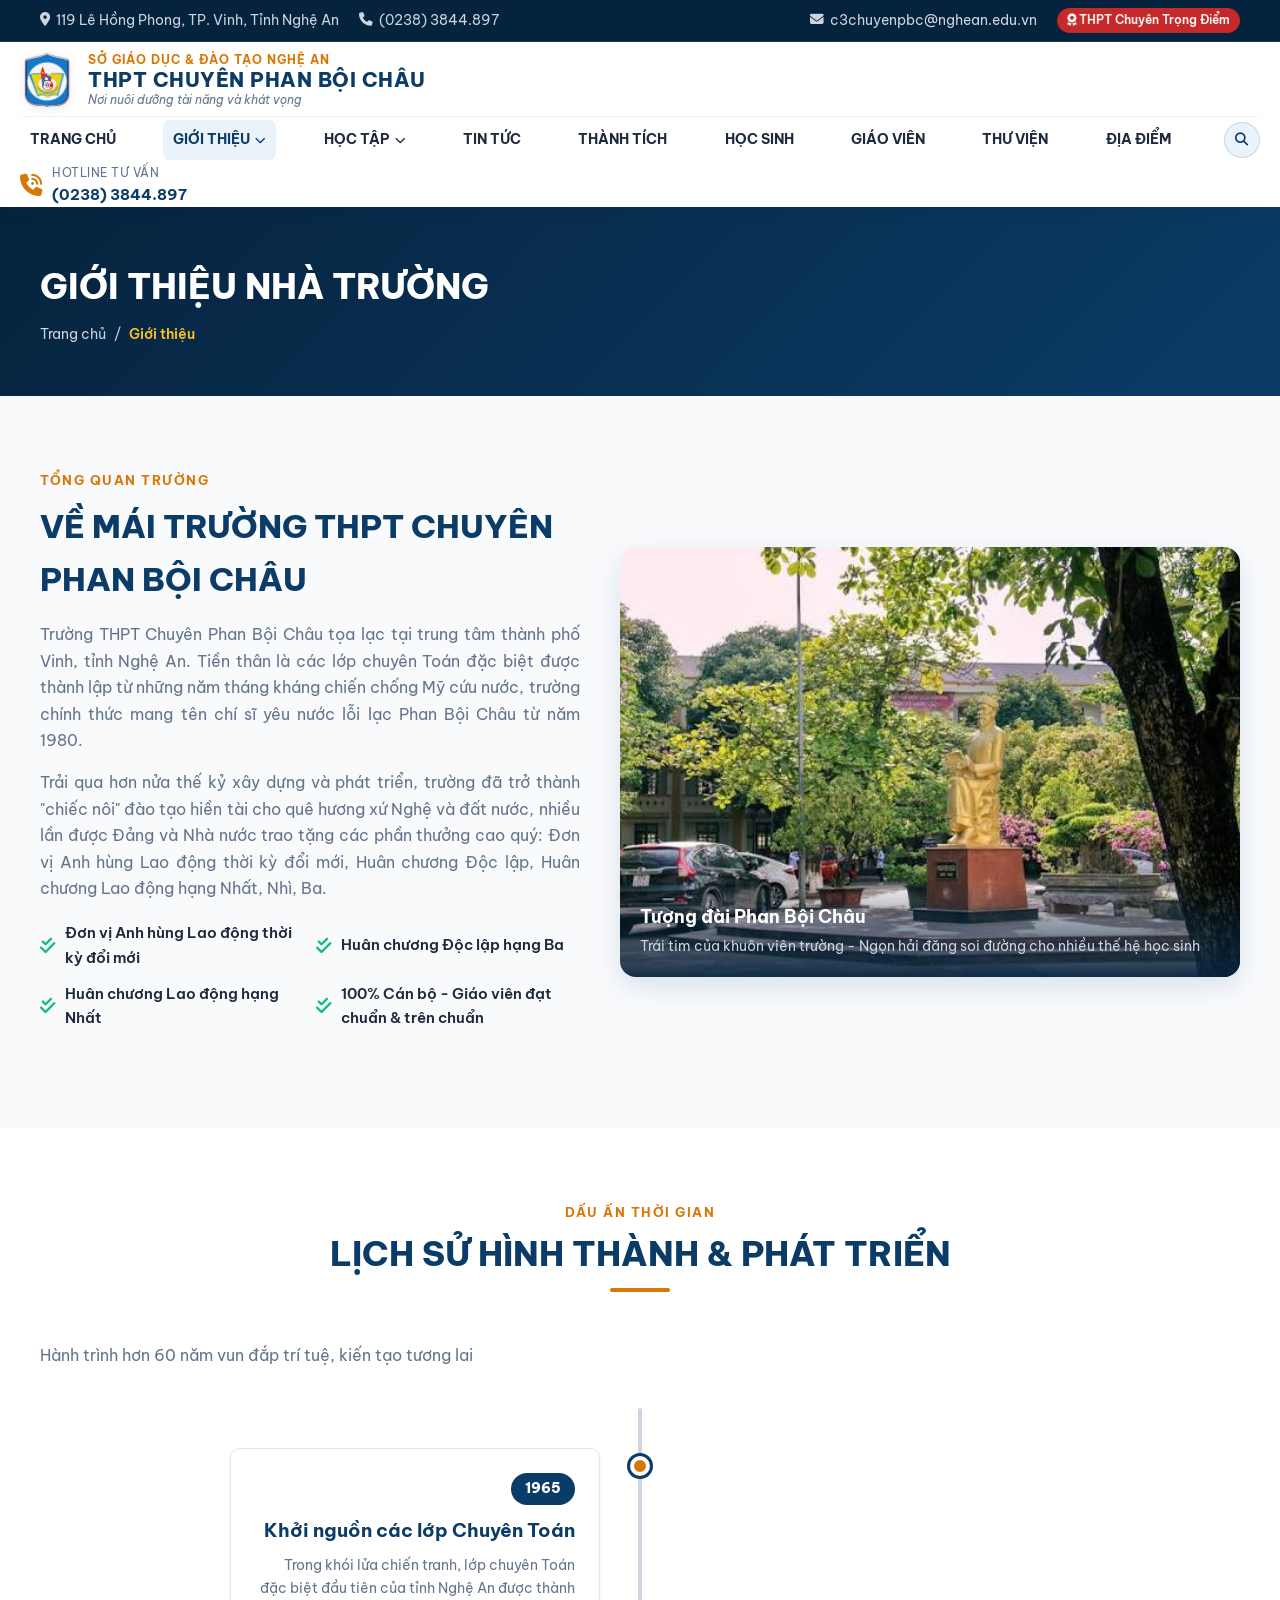
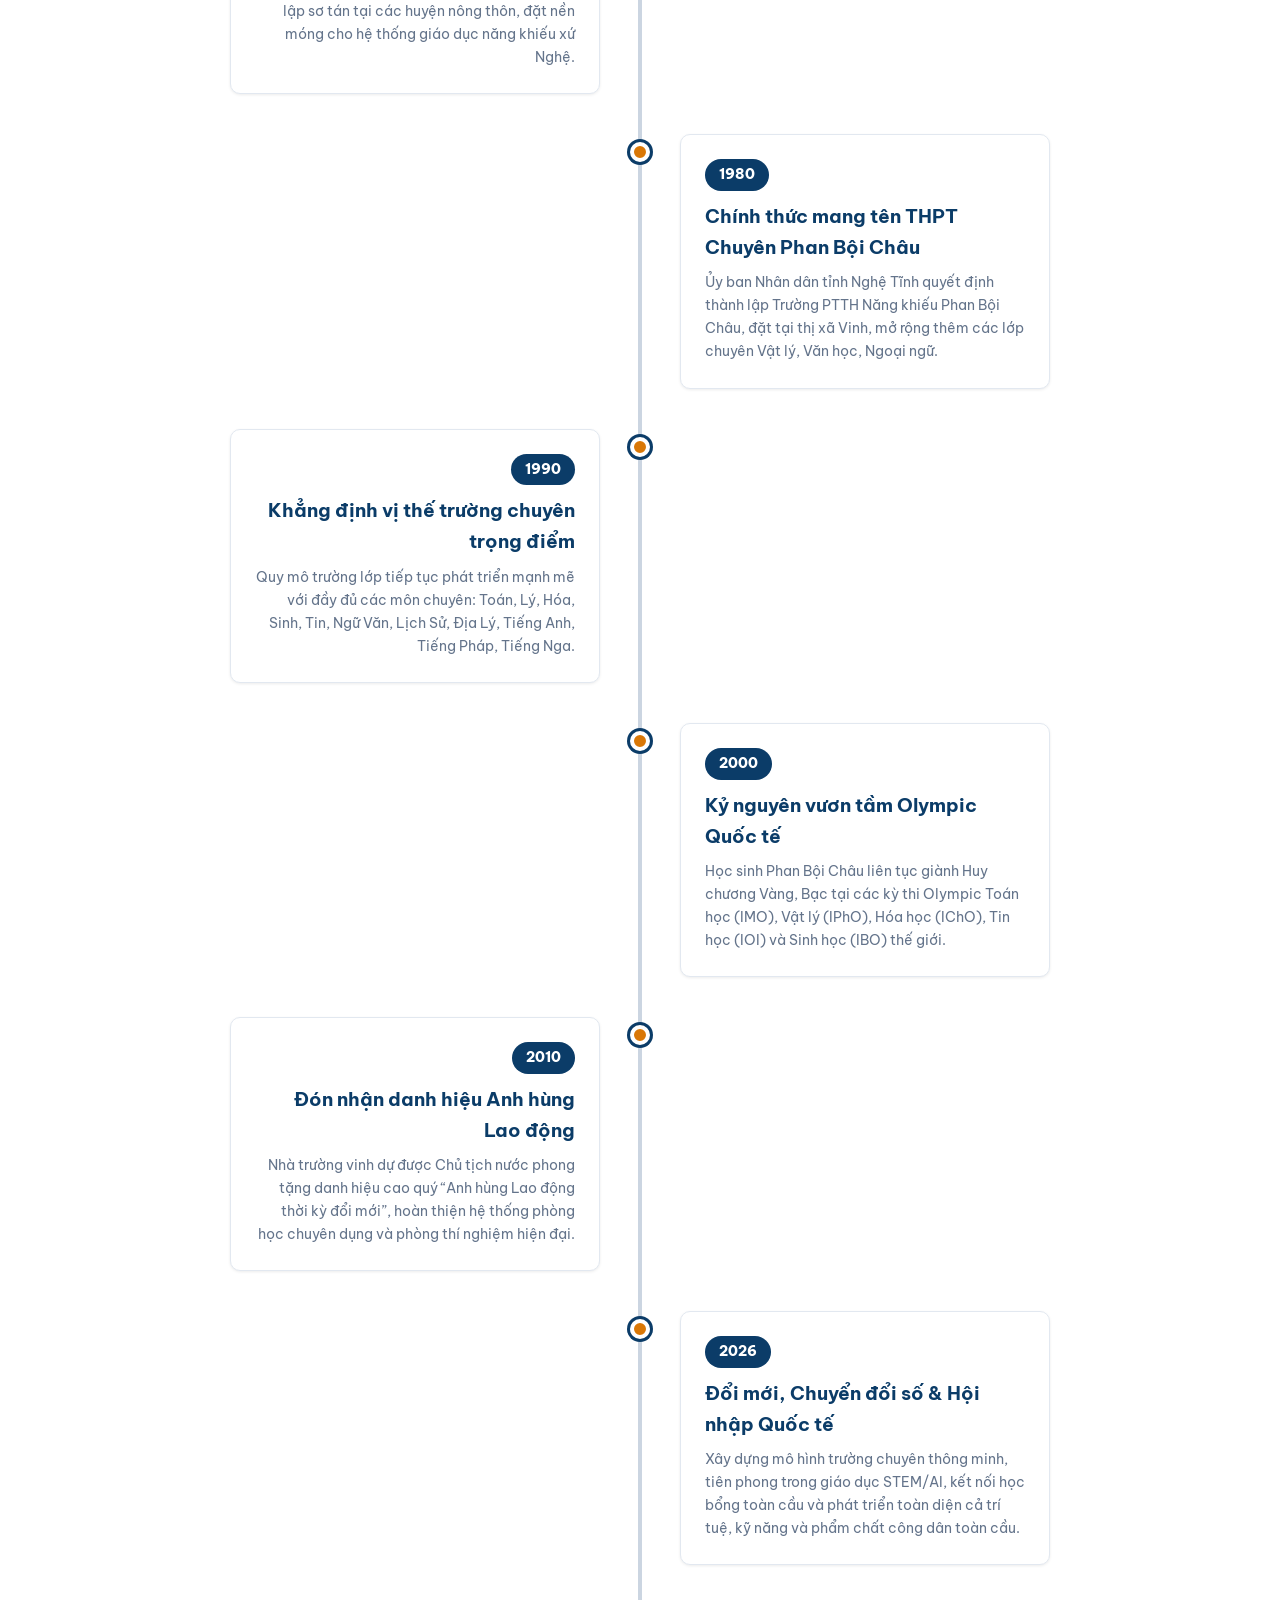
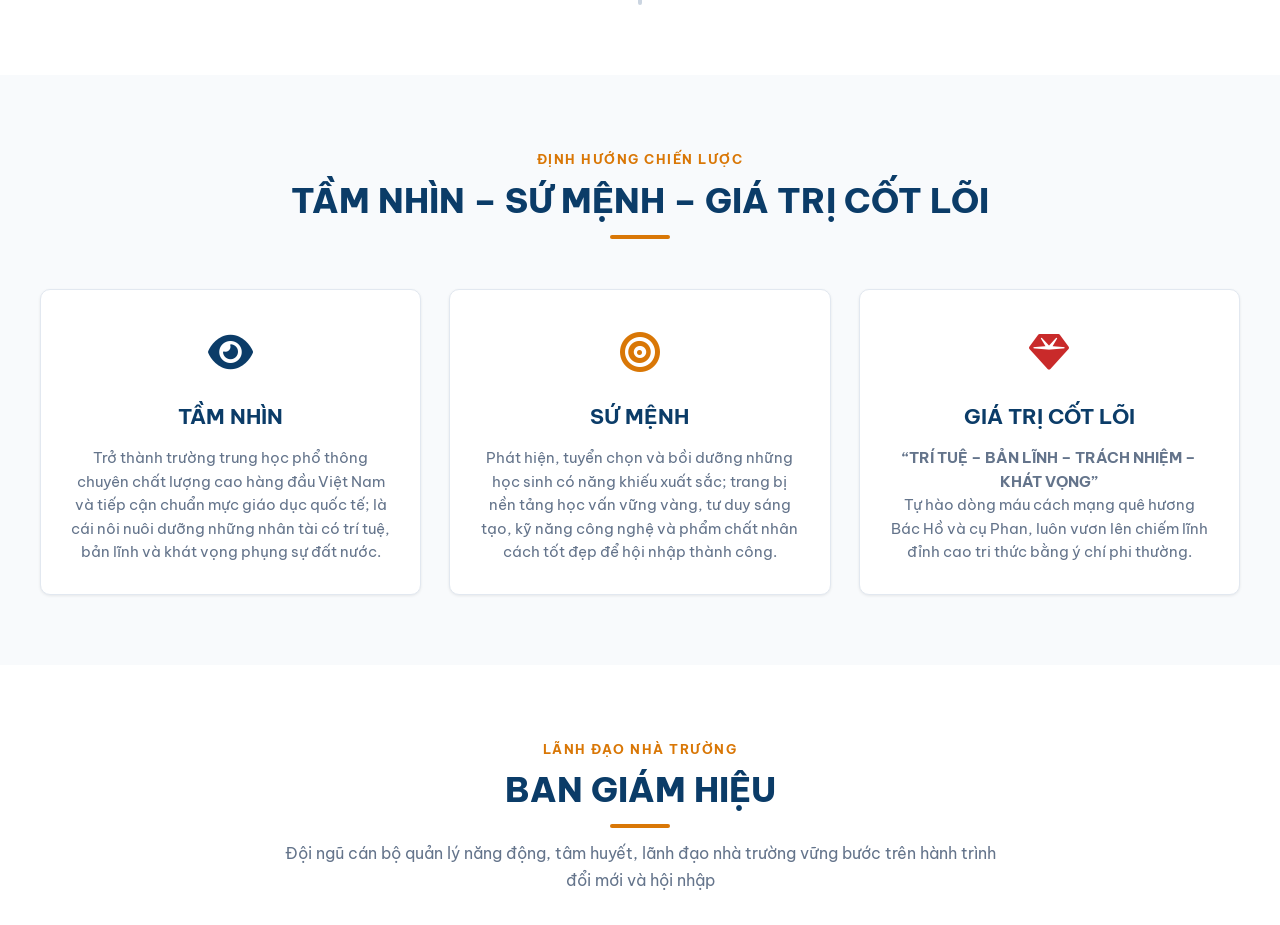
<file: pages/tuyen-sinh.html>
<!DOCTYPE html>
<html lang="vi">
<head>
  <meta charset="UTF-8">
  <meta http-equiv="refresh" content="0; url=gioi-thieu.html">
  <title>Chuyển hướng - Giới thiệu THPT Chuyên Phan Bội Châu</title>
</head>
<body>
  <p>Đang chuyển hướng tới <a href="gioi-thieu.html">Trang Giới Thiệu Trường</a>...</p>
</body>
</html>
</file>
<file: css/style.css>
/* ==========================================================================
   WEBSITE TRƯỜNG THPT CHUYÊN PHAN BỘI CHÂU - NGHỆ AN
   Design System & Main Stylesheet
   ========================================================================== */

@import url('https://fonts.googleapis.com/css2?family=Be+Vietnam+Pro:ital,wght@0,300;0,400;0,500;0,600;0,700;0,800;1,400;1,600&display=swap');

:root {
  --primary: #0b3c68;
  --primary-light: #185a9d;
  --primary-dark: #06233d;
  --primary-subtle: #ebf3fa;
  --accent-gold: #d97706;
  --accent-gold-light: #fef3c7;
  --accent-red: #c92a2a;
  --accent-red-light: #fee2e2;
  --text-main: #1e293b;
  --text-muted: #64748b;
  --text-light: #94a3b8;
  --bg-page: #f8fafc;
  --bg-white: #ffffff;
  --bg-card: #ffffff;
  --border-color: #e2e8f0;
  --shadow-sm: 0 1px 3px rgba(0, 0, 0, 0.08);
  --shadow-md: 0 4px 12px rgba(11, 60, 104, 0.08);
  --shadow-lg: 0 10px 25px rgba(11, 60, 104, 0.12);
  --radius-sm: 6px;
  --radius-md: 10px;
  --radius-lg: 16px;
  --transition: all 0.3s cubic-bezier(0.4, 0, 0.2, 1);
  --max-width: 1240px;
}

* {
  margin: 0;
  padding: 0;
  box-sizing: border-box;
}

html {
  scroll-behavior: smooth;
  font-size: 16px;
}

body {
  font-family: 'Be Vietnam Pro', -apple-system, BlinkMacSystemFont, "Segoe UI", Roboto, sans-serif;
  color: var(--text-main);
  background-color: var(--bg-page);
  line-height: 1.65;
  overflow-x: hidden;
}

a {
  color: inherit;
  text-decoration: none;
  transition: var(--transition);
}

ul, ol {
  list-style: none;
}

img {
  max-width: 100%;
  height: auto;
  display: block;
}

.container {
  width: 100%;
  max-width: var(--max-width);
  margin: 0 auto;
  padding: 0 20px;
}

/* ==========================================================================
   TOP BAR
   ========================================================================== */
.top-bar {
  background: var(--primary-dark);
  color: #cbd5e1;
  font-size: 0.85rem;
  padding: 8px 0;
  border-bottom: 1px solid rgba(255, 255, 255, 0.1);
}

.top-bar-inner {
  display: flex;
  justify-content: space-between;
  align-items: center;
}

.top-bar-left, .top-bar-right {
  display: flex;
  align-items: center;
  gap: 20px;
}

.top-bar-item {
  display: inline-flex;
  align-items: center;
  gap: 6px;
}

.top-bar-item a:hover {
  color: #fbbf24;
}

.top-bar-highlight {
  background: var(--accent-red);
  color: #fff;
  padding: 2px 10px;
  border-radius: 20px;
  font-weight: 600;
  font-size: 0.78rem;
  animation: pulse 2s infinite;
}

@keyframes pulse {
  0%, 100% { opacity: 1; }
  50% { opacity: 0.8; transform: scale(0.98); }
}

/* ==========================================================================
   HEADER & MAIN NAVIGATION
   ========================================================================== */
.header-sticky {
  position: sticky;
  top: 0;
  z-index: 1000;
  background: var(--bg-white);
  box-shadow: var(--shadow-md);
  transition: var(--transition);
}

.header-inner {
  display: flex;
  flex-wrap: wrap;
  justify-content: space-between;
  align-items: center;
  padding: 10px 0 0 0;
}

.brand-logo {
  display: flex;
  align-items: center;
  gap: 14px;
  flex-shrink: 0;
  text-decoration: none;
}

.brand-logo img {
  height: 54px;
  width: auto;
  object-fit: contain;
  filter: drop-shadow(0 2px 4px rgba(0, 0, 0, 0.1));
}

.brand-title-wrap {
  display: flex;
  flex-direction: column;
  flex-shrink: 0;
}

.brand-sub {
  font-size: 0.75rem;
  text-transform: uppercase;
  letter-spacing: 1px;
  font-weight: 700;
  color: var(--accent-gold);
  line-height: 1.3;
  white-space: nowrap;
}

.brand-name {
  font-size: 1.25rem;
  font-weight: 800;
  color: var(--primary);
  letter-spacing: 0.5px;
  line-height: 1.25;
  white-space: nowrap;
}

.brand-motto {
  font-size: 0.78rem;
  color: var(--text-muted);
  font-style: italic;
  line-height: 1.3;
  white-space: nowrap;
}

/* Nav Menu - Row 2 */
.nav-menu {
  display: flex;
  align-items: center;
  justify-content: space-between;
  width: 100%;
  margin-top: 8px;
  padding: 3px 0;
  border-top: 1px solid #f1f5f9;
  gap: 2px;
}

.nav-item {
  position: relative;
}

.nav-link {
  display: flex;
  align-items: center;
  gap: 5px;
  padding: 8px 10px;
  font-size: 0.88rem;
  font-weight: 700;
  color: var(--text-main);
  border-radius: var(--radius-sm);
  transition: var(--transition);
  white-space: nowrap;
}

.nav-link:hover, .nav-link.active {
  color: var(--primary);
  background-color: var(--primary-subtle);
}

.nav-link i.fa-chevron-down {
  font-size: 0.68rem;
  transition: transform 0.2s ease;
}

.nav-item:hover .nav-link i.fa-chevron-down {
  transform: rotate(180deg);
}

/* Dropdown Menu */
.dropdown-menu {
  position: absolute;
  top: 100%;
  left: 0;
  min-width: 220px;
  background: var(--bg-white);
  box-shadow: var(--shadow-lg);
  border-radius: var(--radius-md);
  padding: 8px 0;
  opacity: 0;
  visibility: hidden;
  transform: translateY(6px);
  transition: var(--transition);
  border-top: 3px solid var(--primary);
  z-index: 1010;
}

/* Invisible hover bridge to prevent menu disappearing */
.dropdown-menu::before {
  content: '';
  position: absolute;
  top: -15px;
  left: 0;
  right: 0;
  height: 15px;
  background: transparent;
}

.nav-item:hover .dropdown-menu {
  opacity: 1;
  visibility: visible;
  transform: translateY(0);
}

.dropdown-link {
  display: flex;
  align-items: center;
  gap: 8px;
  padding: 9px 18px;
  font-size: 0.88rem;
  color: var(--text-main);
  font-weight: 500;
}

.dropdown-link:hover {
  background: var(--primary-subtle);
  color: var(--primary);
  padding-left: 22px;
}

/* Header Quick Info */
.header-right-box {
  display: flex;
  align-items: center;
  gap: 16px;
}

.header-contact-quick {
  display: flex;
  align-items: center;
  gap: 10px;
  color: var(--primary);
  font-size: 0.88rem;
}

.header-contact-quick i {
  font-size: 1.4rem;
  color: var(--accent-gold);
}

.header-contact-quick span {
  font-size: 0.72rem;
  color: var(--text-muted);
  text-transform: uppercase;
  letter-spacing: 0.5px;
  display: block;
}

.header-contact-quick strong {
  font-size: 0.95rem;
  font-weight: 700;
  color: var(--primary);
}

/* Nav Search Button inside Menu */
.nav-search-btn {
  background: var(--primary-subtle);
  border: 1px solid rgba(11, 60, 104, 0.15);
  width: 36px;
  height: 36px;
  border-radius: 50%;
  display: flex;
  align-items: center;
  justify-content: center;
  color: var(--primary);
  cursor: pointer;
  transition: var(--transition);
  margin-left: 6px;
  flex-shrink: 0;
}

.nav-search-btn:hover {
  background: var(--primary);
  color: #fff;
  transform: scale(1.05);
}

.mobile-toggle {
  display: none;
  background: none;
  border: none;
  font-size: 1.4rem;
  color: var(--primary);
  cursor: pointer;
}

/* ==========================================================================
   HERO SECTION
   ========================================================================== */
.hero-section {
  position: relative;
  min-height: 540px;
  display: flex;
  align-items: center;
  color: #ffffff;
  overflow: hidden;
  background-color: var(--primary-dark);
}

.hero-bg-overlay {
  position: absolute;
  top: 0;
  left: 0;
  width: 100%;
  height: 100%;
  background-image: linear-gradient(135deg, rgba(6, 35, 61, 0.88) 0%, rgba(11, 60, 104, 0.75) 60%, rgba(15, 23, 42, 0.85) 100%), url('../images/banner/toan-canh-truong.png');
  background-size: cover;
  background-position: center;
  filter: saturate(1.1);
  transform: scale(1.02);
  transition: transform 6s ease;
}

.hero-section:hover .hero-bg-overlay {
  transform: scale(1.05);
}

.hero-content {
  position: relative;
  z-index: 2;
  max-width: 800px;
  padding: 60px 0;
}

.hero-badge {
  display: inline-flex;
  align-items: center;
  gap: 8px;
  background: rgba(245, 158, 11, 0.25);
  color: #fbbf24;
  border: 1px solid rgba(245, 158, 11, 0.5);
  padding: 6px 16px;
  border-radius: 30px;
  font-size: 0.86rem;
  font-weight: 700;
  text-transform: uppercase;
  letter-spacing: 1px;
  margin-bottom: 20px;
  backdrop-filter: blur(8px);
}

.hero-title {
  font-size: 2.8rem;
  font-weight: 800;
  line-height: 1.25;
  margin-bottom: 16px;
  text-shadow: 0 2px 10px rgba(0, 0, 0, 0.4);
}

.hero-title span {
  color: #fbbf24;
}

.hero-subtitle {
  font-size: 1.25rem;
  font-weight: 400;
  color: #e2e8f0;
  margin-bottom: 32px;
  line-height: 1.6;
}

.hero-buttons {
  display: flex;
  gap: 16px;
  flex-wrap: wrap;
}

.btn {
  display: inline-flex;
  align-items: center;
  justify-content: center;
  gap: 8px;
  padding: 12px 28px;
  border-radius: var(--radius-sm);
  font-weight: 700;
  font-size: 0.95rem;
  cursor: pointer;
  transition: var(--transition);
  border: 2px solid transparent;
}

.btn-primary {
  background: var(--accent-gold);
  color: #fff;
  box-shadow: 0 4px 14px rgba(217, 119, 6, 0.35);
}

.btn-primary:hover {
  background: #b45309;
  transform: translateY(-2px);
  color: #fff;
}

.btn-outline-light {
  border-color: rgba(255, 255, 255, 0.8);
  color: #fff;
  background: rgba(255, 255, 255, 0.1);
  backdrop-filter: blur(4px);
}

.btn-outline-light:hover {
  background: #fff;
  color: var(--primary-dark);
}

/* ==========================================================================
   SECTION COMMON STYLES
   ========================================================================== */
.section {
  padding: 70px 0;
}

.section-bg-alt {
  background-color: #ffffff;
}

.section-header {
  text-align: center;
  max-width: 720px;
  margin: 0 auto 50px auto;
}

.section-tag {
  display: inline-block;
  font-size: 0.82rem;
  font-weight: 700;
  color: var(--accent-gold);
  text-transform: uppercase;
  letter-spacing: 1.5px;
  margin-bottom: 8px;
}

.section-title {
  font-size: 2.1rem;
  font-weight: 800;
  color: var(--primary);
  line-height: 1.3;
  margin-bottom: 12px;
  position: relative;
}

.section-title::after {
  content: '';
  display: block;
  width: 60px;
  height: 4px;
  background: var(--accent-gold);
  margin: 12px auto 0 auto;
  border-radius: 2px;
}

.section-desc {
  font-size: 1rem;
  color: var(--text-muted);
}

/* ==========================================================================
   ABOUT PREVIEW SECTION (Home Page)
   ========================================================================== */
.about-preview-grid {
  display: grid;
  grid-template-columns: 1fr 1.15fr;
  gap: 40px;
  align-items: center;
}

.about-preview-image-wrap {
  position: relative;
  border-radius: var(--radius-lg);
  overflow: hidden;
  box-shadow: var(--shadow-lg);
}

.about-preview-image-wrap img {
  width: 100%;
  height: 430px;
  object-fit: cover;
  transition: var(--transition);
}

.about-preview-image-wrap:hover img {
  transform: scale(1.03);
}

.about-img-caption {
  position: absolute;
  bottom: 0;
  left: 0;
  right: 0;
  padding: 20px;
  background: linear-gradient(to top, rgba(6, 35, 61, 0.95), transparent);
  color: #ffffff;
}

.about-img-caption h4 {
  font-size: 1.1rem;
  font-weight: 700;
  margin-bottom: 4px;
}

.about-img-caption p {
  font-size: 0.85rem;
  color: #cbd5e1;
}

.about-preview-content h3 {
  font-size: 1.8rem;
  font-weight: 800;
  color: var(--primary);
  margin-bottom: 16px;
  line-height: 1.3;
}

.about-preview-content p {
  color: var(--text-muted);
  margin-bottom: 18px;
  text-align: justify;
}

.about-features-list {
  margin-bottom: 28px;
  display: grid;
  grid-template-columns: 1fr 1fr;
  gap: 12px;
}

.about-feature-item {
  display: flex;
  align-items: center;
  gap: 10px;
  font-weight: 600;
  color: var(--text-main);
  font-size: 0.92rem;
}

.about-feature-item i {
  color: #10b981;
  font-size: 1.1rem;
}

/* ==========================================================================
   NUMERICAL STATS COUNTER
   ========================================================================== */
.stats-section {
  background: linear-gradient(135deg, var(--primary-dark), var(--primary));
  color: #ffffff;
  padding: 60px 0;
  position: relative;
}

.stats-grid {
  display: grid;
  grid-template-columns: repeat(4, 1fr);
  gap: 24px;
}

.stat-card {
  text-align: center;
  padding: 24px;
  background: rgba(255, 255, 255, 0.06);
  border: 1px solid rgba(255, 255, 255, 0.12);
  border-radius: var(--radius-md);
  backdrop-filter: blur(6px);
  transition: var(--transition);
}

.stat-card:hover {
  transform: translateY(-6px);
  background: rgba(255, 255, 255, 0.12);
  border-color: var(--accent-gold);
}

.stat-icon {
  font-size: 2.2rem;
  color: #fbbf24;
  margin-bottom: 10px;
}

.stat-number {
  font-size: 2.8rem;
  font-weight: 800;
  line-height: 1.1;
  color: #ffffff;
  margin-bottom: 4px;
}

.stat-label {
  font-size: 0.95rem;
  color: #cbd5e1;
  font-weight: 500;
}

/* ==========================================================================
   CARDS & GRIDS (News, Achievements, etc.)
   ========================================================================== */
.news-grid {
  display: grid;
  grid-template-columns: repeat(3, 1fr);
  gap: 28px;
}

.news-card {
  background: var(--bg-white);
  border-radius: var(--radius-md);
  overflow: hidden;
  box-shadow: var(--shadow-sm);
  border: 1px solid var(--border-color);
  transition: var(--transition);
  display: flex;
  flex-direction: column;
}

.news-card:hover {
  transform: translateY(-5px);
  box-shadow: var(--shadow-lg);
  border-color: rgba(11, 60, 104, 0.2);
}

.news-thumb {
  position: relative;
  height: 200px;
  overflow: hidden;
  background-color: #e2e8f0;
}

.news-thumb img {
  width: 100%;
  height: 100%;
  object-fit: cover;
  transition: var(--transition);
}

.news-card:hover .news-thumb img {
  transform: scale(1.06);
}

.news-category-badge {
  position: absolute;
  top: 12px;
  left: 12px;
  background: var(--primary);
  color: #fff;
  font-size: 0.74rem;
  font-weight: 700;
  padding: 4px 10px;
  border-radius: 4px;
  text-transform: uppercase;
}

.news-body {
  padding: 22px;
  display: flex;
  flex-direction: column;
  flex-grow: 1;
}

.news-date {
  font-size: 0.82rem;
  color: var(--text-light);
  display: flex;
  align-items: center;
  gap: 6px;
  margin-bottom: 8px;
}

.news-title {
  font-size: 1.12rem;
  font-weight: 700;
  color: var(--text-main);
  line-height: 1.4;
  margin-bottom: 10px;
  display: -webkit-box;
  -webkit-line-clamp: 2;
  -webkit-box-orient: vertical;
  overflow: hidden;
}

.news-card:hover .news-title {
  color: var(--primary);
}

.news-summary {
  font-size: 0.9rem;
  color: var(--text-muted);
  line-height: 1.55;
  margin-bottom: 18px;
  display: -webkit-box;
  -webkit-line-clamp: 3;
  -webkit-box-orient: vertical;
  overflow: hidden;
  flex-grow: 1;
}

.news-readmore {
  display: inline-flex;
  align-items: center;
  gap: 6px;
  font-weight: 700;
  font-size: 0.88rem;
  color: var(--primary);
}

.news-readmore:hover {
  gap: 10px;
  color: var(--accent-gold);
}

/* ==========================================================================
   ACHIEVEMENT HIGHLIGHTS
   ========================================================================== */
.achievements-banner-grid {
  display: grid;
  grid-template-columns: repeat(4, 1fr);
  gap: 20px;
  margin-bottom: 40px;
}

.achievement-box {
  background: var(--bg-white);
  border-radius: var(--radius-md);
  padding: 24px 20px;
  text-align: center;
  border: 1px solid var(--border-color);
  box-shadow: var(--shadow-sm);
  transition: var(--transition);
}

.achievement-box:hover {
  transform: translateY(-4px);
  border-color: var(--accent-gold);
  box-shadow: var(--shadow-md);
}

.medal-icon {
  width: 60px;
  height: 60px;
  border-radius: 50%;
  display: flex;
  align-items: center;
  justify-content: center;
  margin: 0 auto 14px auto;
  font-size: 1.8rem;
}

.medal-gold { background: #fef3c7; color: #d97706; }
.medal-silver { background: #f1f5f9; color: #64748b; }
.medal-bronze { background: #ffedd5; color: #c2410c; }
.medal-special { background: #e0f2fe; color: #0284c7; }

.achievement-box h4 {
  font-size: 1.25rem;
  font-weight: 800;
  color: var(--primary);
  margin-bottom: 4px;
}

.achievement-box p {
  font-size: 0.88rem;
  color: var(--text-muted);
}

/* ==========================================================================
   PHOTO ACTIVITIES CAROUSEL / GRID
   ========================================================================== */
.activity-gallery-grid {
  display: grid;
  grid-template-columns: repeat(auto-fit, minmax(260px, 1fr));
  gap: 20px;
}

.activity-item {
  position: relative;
  height: 220px;
  border-radius: var(--radius-md);
  overflow: hidden;
  box-shadow: var(--shadow-sm);
  cursor: pointer;
}

.activity-item img {
  width: 100%;
  height: 100%;
  object-fit: cover;
  transition: var(--transition);
}

.activity-overlay {
  position: absolute;
  inset: 0;
  background: linear-gradient(to top, rgba(11, 60, 104, 0.85) 0%, transparent 60%);
  display: flex;
  flex-direction: column;
  justify-content: flex-end;
  padding: 16px;
  color: #fff;
  opacity: 0;
  transition: var(--transition);
}

.activity-item:hover img {
  transform: scale(1.08);
}

.activity-item:hover .activity-overlay {
  opacity: 1;
}

.activity-overlay h5 {
  font-size: 0.95rem;
  font-weight: 700;
}

/* ==========================================================================
   FOOTER
   ========================================================================== */
.footer {
  background: #061e33;
  color: #cbd5e1;
  padding-top: 60px;
  border-top: 4px solid var(--accent-gold);
}

.footer-grid {
  display: grid;
  grid-template-columns: 1.4fr 1fr 1fr 1.2fr;
  gap: 36px;
  padding-bottom: 50px;
  border-bottom: 1px solid rgba(255, 255, 255, 0.1);
}

.footer-brand {
  display: flex;
  flex-direction: column;
  gap: 16px;
}

.footer-logo-wrap {
  display: flex;
  align-items: center;
  gap: 14px;
}

.footer-logo-wrap img {
  height: 52px;
  width: auto;
}

.footer-logo-title h3 {
  color: #fff;
  font-size: 1.05rem;
  font-weight: 800;
  line-height: 1.2;
}

.footer-logo-title span {
  font-size: 0.76rem;
  color: var(--accent-gold);
  letter-spacing: 1px;
}

.footer-desc {
  font-size: 0.88rem;
  line-height: 1.6;
  color: #94a3b8;
}

.footer-socials {
  display: flex;
  gap: 10px;
}

.social-btn {
  width: 36px;
  height: 36px;
  border-radius: 50%;
  background: rgba(255, 255, 255, 0.08);
  display: flex;
  align-items: center;
  justify-content: center;
  color: #fff;
  transition: var(--transition);
}

.social-btn:hover {
  background: var(--accent-gold);
  transform: translateY(-2px);
}

.footer-col h4 {
  color: #ffffff;
  font-size: 1.05rem;
  font-weight: 700;
  margin-bottom: 20px;
  position: relative;
  padding-bottom: 8px;
}

.footer-col h4::after {
  content: '';
  position: absolute;
  bottom: 0;
  left: 0;
  width: 36px;
  height: 3px;
  background: var(--accent-gold);
  border-radius: 2px;
}

.footer-links li {
  margin-bottom: 10px;
}

.footer-links a {
  display: inline-flex;
  align-items: center;
  gap: 8px;
  font-size: 0.88rem;
  color: #cbd5e1;
}

.footer-links a:hover {
  color: #fbbf24;
  padding-left: 5px;
}

.footer-contact-list li {
  display: flex;
  align-items: flex-start;
  gap: 12px;
  margin-bottom: 14px;
  font-size: 0.88rem;
}

.footer-contact-list i {
  color: #fbbf24;
  font-size: 1rem;
  margin-top: 3px;
}

.footer-bottom {
  padding: 20px 0;
  text-align: center;
  font-size: 0.84rem;
  color: #94a3b8;
}

.footer-bottom strong {
  color: #e2e8f0;
}

/* ==========================================================================
   SEARCH MODAL
   ========================================================================== */
.search-modal {
  position: fixed;
  inset: 0;
  background: rgba(6, 35, 61, 0.8);
  backdrop-filter: blur(6px);
  z-index: 2000;
  display: flex;
  align-items: flex-start;
  justify-content: center;
  padding-top: 100px;
  opacity: 0;
  visibility: hidden;
  transition: var(--transition);
}

.search-modal.active {
  opacity: 1;
  visibility: visible;
}

.search-modal-box {
  background: #ffffff;
  width: 90%;
  max-width: 640px;
  border-radius: var(--radius-lg);
  padding: 24px;
  box-shadow: 0 20px 40px rgba(0, 0, 0, 0.3);
  position: relative;
  transform: translateY(-20px);
  transition: var(--transition);
}

.search-modal.active .search-modal-box {
  transform: translateY(0);
}

.search-input-wrap {
  position: relative;
  display: flex;
  align-items: center;
}

.search-input-wrap i {
  position: absolute;
  left: 16px;
  font-size: 1.2rem;
  color: var(--text-muted);
}

.search-input-wrap input {
  width: 100%;
  padding: 14px 44px 14px 48px;
  font-size: 1.05rem;
  border: 2px solid var(--primary-light);
  border-radius: var(--radius-md);
  outline: none;
  font-family: inherit;
}

.search-close-btn {
  position: absolute;
  right: 12px;
  background: none;
  border: none;
  font-size: 1.2rem;
  color: var(--text-muted);
  cursor: pointer;
}

.search-quick-links {
  margin-top: 18px;
  display: flex;
  flex-wrap: wrap;
  gap: 8px;
  align-items: center;
}

.search-quick-links span {
  font-size: 0.85rem;
  color: var(--text-muted);
  font-weight: 600;
}

.search-quick-links a {
  font-size: 0.8rem;
  padding: 4px 10px;
  background: #f1f5f9;
  border-radius: 20px;
  color: var(--primary);
  font-weight: 500;
}

.search-quick-links a:hover {
  background: var(--primary-subtle);
}

/* ==========================================================================
   PAGE BANNER / BREADCRUMB
   ========================================================================== */
.page-banner {
  background: linear-gradient(135deg, var(--primary-dark) 0%, var(--primary) 100%);
  color: #fff;
  padding: 50px 0;
  position: relative;
  overflow: hidden;
}

.page-banner-title {
  font-size: 2.2rem;
  font-weight: 800;
  margin-bottom: 8px;
}

.breadcrumb-list {
  display: flex;
  align-items: center;
  gap: 8px;
  font-size: 0.88rem;
  color: #cbd5e1;
}

.breadcrumb-list a:hover {
  color: #fbbf24;
}

.breadcrumb-list .current {
  color: #fbbf24;
  font-weight: 600;
}

/* Back to top button */
.back-to-top {
  position: fixed;
  bottom: 24px;
  right: 24px;
  width: 44px;
  height: 44px;
  border-radius: 50%;
  background: var(--primary);
  color: #fff;
  display: flex;
  align-items: center;
  justify-content: center;
  box-shadow: var(--shadow-md);
  opacity: 0;
  visibility: hidden;
  transition: var(--transition);
  z-index: 999;
  cursor: pointer;
  border: none;
}

.back-to-top.show {
  opacity: 1;
  visibility: visible;
}

.back-to-top:hover {
  background: var(--accent-gold);
  transform: translateY(-4px);
}
</file>
<file: css/components.css>
/* ==========================================================================
   WEBSITE THPT CHUYÊN PHAN BỘI CHÂU - NGHỆ AN
   Component Specific Stylesheet
   ========================================================================== */

/* ==========================================================================
   1. TIMELINE - LỊCH SỬ HÌNH THÀNH & PHÁT TRIỂN
   ========================================================================== */
.timeline-container {
  position: relative;
  max-width: 900px;
  margin: 40px auto 0 auto;
  padding: 20px 0;
}

.timeline-container::before {
  content: '';
  position: absolute;
  top: 0;
  bottom: 0;
  left: 50%;
  width: 4px;
  background: #cbd5e1;
  transform: translateX(-50%);
  border-radius: 2px;
}

.timeline-item {
  position: relative;
  width: 50%;
  padding: 20px 40px;
  box-sizing: border-box;
}

.timeline-item.left {
  left: 0;
  text-align: right;
}

.timeline-item.right {
  left: 50%;
  text-align: left;
}

.timeline-dot {
  position: absolute;
  top: 28px;
  width: 20px;
  height: 20px;
  background: var(--accent-gold);
  border: 4px solid #fff;
  border-radius: 50%;
  box-shadow: 0 0 0 3px var(--primary);
  z-index: 2;
}

.timeline-item.left .timeline-dot {
  right: -10px;
}

.timeline-item.right .timeline-dot {
  left: -10px;
}

.timeline-content {
  background: var(--bg-white);
  padding: 24px;
  border-radius: var(--radius-md);
  box-shadow: var(--shadow-sm);
  border: 1px solid var(--border-color);
  transition: var(--transition);
}

.timeline-content:hover {
  transform: translateY(-4px);
  box-shadow: var(--shadow-md);
  border-color: var(--primary-light);
}

.timeline-year {
  display: inline-block;
  background: var(--primary);
  color: #fff;
  padding: 4px 14px;
  border-radius: 20px;
  font-weight: 800;
  font-size: 0.9rem;
  margin-bottom: 10px;
}

.timeline-title {
  font-size: 1.18rem;
  font-weight: 700;
  color: var(--primary);
  margin-bottom: 8px;
}

.timeline-desc {
  font-size: 0.9rem;
  color: var(--text-muted);
  line-height: 1.6;
}

/* ==========================================================================
   2. FILTER TABS (Tin tức, Thư viện, Hoạt động)
   ========================================================================== */
.filter-tab-bar {
  display: flex;
  flex-wrap: wrap;
  gap: 10px;
  justify-content: center;
  margin-bottom: 36px;
}

.filter-btn {
  padding: 9px 20px;
  border-radius: 30px;
  border: 1px solid var(--border-color);
  background: var(--bg-white);
  color: var(--text-main);
  font-size: 0.9rem;
  font-weight: 600;
  cursor: pointer;
  transition: var(--transition);
}

.filter-btn:hover, .filter-btn.active {
  background: var(--primary);
  color: #fff;
  border-color: var(--primary);
  box-shadow: 0 4px 12px rgba(11, 60, 104, 0.2);
}

/* ==========================================================================
   3. ACADEMIC SPECIALIZED CLASSES (Trang Học tập)
   ========================================================================== */
.subject-grid {
  display: grid;
  grid-template-columns: repeat(4, 1fr);
  gap: 20px;
}

.subject-card {
  background: var(--bg-white);
  border-radius: var(--radius-md);
  padding: 24px 20px;
  border: 1px solid var(--border-color);
  transition: var(--transition);
  text-align: center;
  position: relative;
  overflow: hidden;
}

.subject-card::before {
  content: '';
  position: absolute;
  top: 0;
  left: 0;
  right: 0;
  height: 4px;
  background: var(--primary);
  transition: var(--transition);
}

.subject-card:hover {
  transform: translateY(-5px);
  box-shadow: var(--shadow-md);
  border-color: var(--primary-light);
}

.subject-card:hover::before {
  background: var(--accent-gold);
  height: 6px;
}

.subject-icon-wrap {
  width: 64px;
  height: 64px;
  margin: 0 auto 16px auto;
  border-radius: 14px;
  background: var(--primary-subtle);
  display: flex;
  align-items: center;
  justify-content: center;
  font-size: 1.8rem;
  color: var(--primary);
  transition: var(--transition);
}

.subject-card:hover .subject-icon-wrap {
  background: var(--primary);
  color: #fff;
}

.subject-name {
  font-size: 1.2rem;
  font-weight: 700;
  color: var(--text-main);
  margin-bottom: 8px;
}

.subject-desc {
  font-size: 0.86rem;
  color: var(--text-muted);
  margin-bottom: 14px;
  line-height: 1.5;
}

.subject-badge {
  display: inline-block;
  padding: 4px 12px;
  background: #f1f5f9;
  border-radius: 20px;
  font-size: 0.78rem;
  font-weight: 600;
  color: var(--primary-light);
}

/* ==========================================================================
   4. LEARNING DOCUMENTS (Tài liệu học tập)
   ========================================================================== */
.doc-grid {
  display: grid;
  grid-template-columns: repeat(3, 1fr);
  gap: 20px;
}

.doc-card {
  display: flex;
  align-items: flex-start;
  gap: 16px;
  padding: 18px;
  background: var(--bg-white);
  border-radius: var(--radius-md);
  border: 1px solid var(--border-color);
  box-shadow: var(--shadow-sm);
  transition: var(--transition);
}

.doc-card:hover {
  border-color: var(--primary);
  box-shadow: var(--shadow-md);
  transform: translateY(-3px);
}

.doc-icon {
  width: 46px;
  height: 46px;
  border-radius: var(--radius-sm);
  background: var(--accent-red-light);
  color: var(--accent-red);
  display: flex;
  align-items: center;
  justify-content: center;
  font-size: 1.4rem;
  flex-shrink: 0;
}

.doc-info {
  flex-grow: 1;
}

.doc-title {
  font-size: 0.98rem;
  font-weight: 700;
  color: var(--text-main);
  margin-bottom: 4px;
}

.doc-meta {
  font-size: 0.78rem;
  color: var(--text-muted);
  margin-bottom: 10px;
}

.doc-download-btn {
  display: inline-flex;
  align-items: center;
  gap: 6px;
  font-size: 0.82rem;
  font-weight: 700;
  color: var(--primary);
}

.doc-download-btn:hover {
  color: var(--accent-gold);
}

/* ==========================================================================
   5. ADMISSION PROCESS (Quy trình tuyển sinh 5 bước)
   ========================================================================== */
.admission-steps-container {
  display: grid;
  grid-template-columns: repeat(5, 1fr);
  gap: 16px;
  margin: 30px 0;
}

.step-card {
  background: var(--bg-white);
  border: 1px solid var(--border-color);
  border-radius: var(--radius-md);
  padding: 24px 16px;
  text-align: center;
  position: relative;
  box-shadow: var(--shadow-sm);
  transition: var(--transition);
}

.step-card:hover {
  transform: translateY(-6px);
  border-color: var(--primary);
  box-shadow: var(--shadow-md);
}

.step-num {
  width: 48px;
  height: 48px;
  border-radius: 50%;
  background: var(--primary);
  color: #fff;
  font-size: 1.25rem;
  font-weight: 800;
  display: flex;
  align-items: center;
  justify-content: center;
  margin: 0 auto 16px auto;
  box-shadow: 0 4px 10px rgba(11, 60, 104, 0.25);
}

.step-title {
  font-size: 1.05rem;
  font-weight: 700;
  color: var(--primary);
  margin-bottom: 8px;
}

.step-desc {
  font-size: 0.85rem;
  color: var(--text-muted);
  line-height: 1.5;
}

/* ==========================================================================
   6. CLUBS & STUDENT ACTIVITIES (CLB & Hoạt động)
   ========================================================================== */
.club-grid {
  display: grid;
  grid-template-columns: repeat(3, 1fr);
  gap: 24px;
}

.club-card {
  background: var(--bg-white);
  border-radius: var(--radius-md);
  padding: 24px;
  border: 1px solid var(--border-color);
  box-shadow: var(--shadow-sm);
  transition: var(--transition);
  display: flex;
  flex-direction: column;
}

.club-card:hover {
  transform: translateY(-5px);
  box-shadow: var(--shadow-md);
  border-color: var(--accent-gold);
}

.club-header {
  display: flex;
  align-items: center;
  gap: 14px;
  margin-bottom: 14px;
}

.club-avatar {
  width: 56px;
  height: 56px;
  border-radius: 50%;
  background: var(--primary-subtle);
  color: var(--primary);
  display: flex;
  align-items: center;
  justify-content: center;
  font-size: 1.5rem;
  font-weight: 800;
  flex-shrink: 0;
  overflow: hidden;
  box-shadow: 0 4px 12px rgba(0, 0, 0, 0.08);
  border: 2px solid rgba(255, 255, 255, 0.8);
  transition: transform 0.3s ease, box-shadow 0.3s ease;
}

.club-card:hover .club-avatar {
  transform: scale(1.08) rotate(3deg);
  box-shadow: 0 6px 16px rgba(0, 0, 0, 0.15);
}

.club-avatar img,
.club-logo-img {
  width: 100%;
  height: 100%;
  object-fit: cover;
  display: block;
}

.club-name {
  font-size: 1.15rem;
  font-weight: 700;
  color: var(--text-main);
}

.club-category {
  font-size: 0.78rem;
  color: var(--accent-gold);
  font-weight: 600;
  text-transform: uppercase;
}

.club-desc {
  font-size: 0.88rem;
  color: var(--text-muted);
  line-height: 1.55;
  margin-bottom: 16px;
  flex-grow: 1;
}

.club-meta {
  display: flex;
  justify-content: space-between;
  align-items: center;
  padding-top: 12px;
  border-top: 1px solid var(--border-color);
  font-size: 0.82rem;
  color: var(--text-muted);
}

/* ==========================================================================
   7. TEACHERS DIRECTORY (Đội ngũ giáo viên)
   ========================================================================== */
.teacher-grid {
  display: grid;
  grid-template-columns: repeat(4, 1fr);
  gap: 24px;
}

.teacher-card {
  background: var(--bg-white);
  border-radius: var(--radius-md);
  overflow: hidden;
  border: 1px solid var(--border-color);
  box-shadow: var(--shadow-sm);
  transition: var(--transition);
  text-align: center;
}

.teacher-card:hover {
  transform: translateY(-5px);
  box-shadow: var(--shadow-md);
}

.teacher-avatar-wrap {
  width: 100%;
  height: 220px;
  background: #e2e8f0;
  position: relative;
  overflow: hidden;
}

.teacher-avatar-wrap img {
  width: 100%;
  height: 100%;
  object-fit: cover;
  transition: var(--transition);
}

.teacher-card:hover .teacher-avatar-wrap img {
  transform: scale(1.05);
}

.teacher-info {
  padding: 18px 16px;
}

.teacher-title {
  font-size: 0.8rem;
  color: var(--accent-gold);
  font-weight: 700;
  text-transform: uppercase;
  margin-bottom: 4px;
}

.teacher-name {
  font-size: 1.1rem;
  font-weight: 700;
  color: var(--primary);
  margin-bottom: 6px;
}

.teacher-dept {
  font-size: 0.84rem;
  color: var(--text-muted);
}

/* ==========================================================================
   8. GALLERY & LIGHTBOX
   ========================================================================== */
.gallery-grid {
  display: grid;
  grid-template-columns: repeat(3, 1fr);
  gap: 20px;
}

.gallery-card {
  position: relative;
  border-radius: var(--radius-md);
  overflow: hidden;
  height: 250px;
  cursor: pointer;
  box-shadow: var(--shadow-sm);
}

.gallery-card img {
  width: 100%;
  height: 100%;
  object-fit: cover;
  transition: var(--transition);
}

.gallery-card:hover img {
  transform: scale(1.08);
}

.gallery-overlay {
  position: absolute;
  inset: 0;
  background: rgba(11, 60, 104, 0.75);
  display: flex;
  flex-direction: column;
  justify-content: center;
  align-items: center;
  color: #fff;
  opacity: 0;
  transition: var(--transition);
  padding: 20px;
  text-align: center;
}

.gallery-card:hover .gallery-overlay {
  opacity: 1;
}

.gallery-overlay i {
  font-size: 2rem;
  margin-bottom: 8px;
  color: #fbbf24;
}

.gallery-overlay h5 {
  font-size: 1.05rem;
  font-weight: 700;
}

/* ==========================================================================
   9. CONTACT FORM & INFO BOX
   ========================================================================== */
.contact-layout {
  display: grid;
  grid-template-columns: 1fr 1.3fr;
  gap: 40px;
}

.contact-info-card {
  background: var(--bg-white);
  padding: 32px;
  border-radius: var(--radius-lg);
  border: 1px solid var(--border-color);
  box-shadow: var(--shadow-sm);
}

.contact-item {
  display: flex;
  align-items: flex-start;
  gap: 16px;
  margin-bottom: 24px;
}

.contact-icon {
  width: 44px;
  height: 44px;
  border-radius: 10px;
  background: var(--primary-subtle);
  color: var(--primary);
  display: flex;
  align-items: center;
  justify-content: center;
  font-size: 1.25rem;
  flex-shrink: 0;
}

.contact-item h5 {
  font-size: 0.95rem;
  font-weight: 700;
  color: var(--primary);
  margin-bottom: 4px;
}

.contact-item p {
  font-size: 0.88rem;
  color: var(--text-muted);
}

.contact-form-wrap {
  background: var(--bg-white);
  padding: 32px;
  border-radius: var(--radius-lg);
  border: 1px solid var(--border-color);
  box-shadow: var(--shadow-sm);
}

.form-group {
  margin-bottom: 18px;
}

.form-label {
  display: block;
  font-size: 0.88rem;
  font-weight: 600;
  color: var(--text-main);
  margin-bottom: 6px;
}

.form-control {
  width: 100%;
  padding: 12px 16px;
  border: 1px solid var(--border-color);
  border-radius: var(--radius-sm);
  font-family: inherit;
  font-size: 0.92rem;
  outline: none;
  transition: var(--transition);
}

.form-control:focus {
  border-color: var(--primary);
  box-shadow: 0 0 0 3px rgba(11, 60, 104, 0.12);
}

textarea.form-control {
  min-height: 120px;
  resize: vertical;
}

.map-container {
  margin-top: 30px;
  border-radius: var(--radius-md);
  overflow: hidden;
  box-shadow: var(--shadow-sm);
  border: 1px solid var(--border-color);
}

.map-container iframe {
  width: 100%;
  height: 350px;
  border: none;
  display: block;
}

/* ==========================================================================
   10. LIGHTBOX POPUP MODAL
   ========================================================================== */
.lightbox-modal {
  position: fixed;
  inset: 0;
  background: rgba(0, 0, 0, 0.9);
  z-index: 3000;
  display: flex;
  align-items: center;
  justify-content: center;
  opacity: 0;
  visibility: hidden;
  transition: var(--transition);
  padding: 20px;
}

.lightbox-modal.active {
  opacity: 1;
  visibility: visible;
}

.lightbox-content {
  max-width: 900px;
  max-height: 85vh;
  position: relative;
}

.lightbox-content img,
.lightbox-content video {
  max-width: 100%;
  max-height: 80vh;
  object-fit: contain;
  border-radius: var(--radius-sm);
  display: block;
}

.lightbox-caption {
  text-align: center;
  color: #fff;
  margin-top: 10px;
  font-size: 1rem;
  font-weight: 600;
}

.lightbox-close {
  position: absolute;
  top: -40px;
  right: 0;
  background: none;
  border: none;
  color: #fff;
  font-size: 2rem;
  cursor: pointer;
}

/* ==========================================================================
   11. FEATURE VIDEO CARD
   ========================================================================== */
.feature-video-card {
  background: var(--surface);
  border-radius: var(--radius-lg);
  overflow: hidden;
  box-shadow: 0 10px 30px rgba(0, 0, 0, 0.08);
  border: 1px solid var(--border);
  margin-bottom: 40px;
  transition: transform 0.3s ease, box-shadow 0.3s ease;
}

.feature-video-card:hover {
  transform: translateY(-4px);
  box-shadow: 0 15px 35px rgba(0, 0, 0, 0.12);
}

.feature-video-wrapper {
  position: relative;
  width: 100%;
  background: #090d16;
  border-radius: var(--radius-lg) var(--radius-lg) 0 0;
  overflow: hidden;
  aspect-ratio: 16 / 9;
}

.feature-video-wrapper video {
  width: 100%;
  height: 100%;
  object-fit: contain;
  display: block;
  outline: none;
}

.feature-video-body {
  padding: 24px 30px;
  display: flex;
  justify-content: space-between;
  align-items: center;
  flex-wrap: wrap;
  gap: 20px;
}

.feature-video-info {
  flex: 1;
  min-width: 280px;
}

.feature-video-info h3 {
  font-size: 1.35rem;
  color: var(--primary);
  margin-bottom: 8px;
  font-weight: 700;
}

.feature-video-info p {
  color: var(--text-muted);
  font-size: 0.95rem;
  margin: 0;
  line-height: 1.6;
}

.feature-video-actions {
  display: flex;
  gap: 12px;
  flex-wrap: wrap;
}

/* ==========================================================================
   12. NEWS READING MODAL
   ========================================================================== */
.news-modal-content {
  background: var(--surface);
  color: var(--text-main);
  border-radius: var(--radius-lg);
  padding: 36px 40px;
  max-width: 820px;
  width: 95%;
  max-height: 88vh;
  overflow-y: auto;
  text-align: left;
  position: relative;
  box-shadow: 0 25px 50px -12px rgba(0, 0, 0, 0.35);
}

.news-modal-header {
  margin-bottom: 20px;
  border-bottom: 1px solid var(--border);
  padding-bottom: 18px;
}

.news-modal-meta {
  display: flex;
  gap: 16px;
  align-items: center;
  font-size: 0.88rem;
  color: var(--text-muted);
  margin-bottom: 10px;
}

.news-modal-title {
  font-size: 1.6rem;
  font-weight: 800;
  color: var(--primary);
  line-height: 1.35;
  margin-bottom: 12px;
}

.news-modal-img {
  width: 100%;
  max-height: 380px;
  object-fit: cover;
  border-radius: var(--radius-md);
  margin-bottom: 24px;
}

.news-modal-lead {
  font-size: 1.05rem;
  font-weight: 600;
  color: var(--text-main);
  line-height: 1.6;
  margin-bottom: 18px;
  border-left: 4px solid var(--secondary);
  padding-left: 16px;
}

.news-modal-body p {
  font-size: 0.98rem;
  color: #334155;
  line-height: 1.75;
  margin-bottom: 16px;
  text-align: justify;
}

.news-modal-body ul {
  padding-left: 20px;
  margin-bottom: 18px;
}

.news-modal-body li {
  margin-bottom: 8px;
  line-height: 1.6;
  color: #334155;
}

.news-modal-close {
  position: absolute;
  top: 16px;
  right: 20px;
  background: #f1f5f9;
  border: none;
  width: 36px;
  height: 36px;
  border-radius: 50%;
  display: flex;
  align-items: center;
  justify-content: center;
  color: #64748b;
  font-size: 1.3rem;
  cursor: pointer;
  transition: var(--transition);
}

.news-modal-close:hover {
  background: #e2e8f0;
  color: #0f172a;
}
</file>
<file: css/responsive.css>
/* ==========================================================================
   WEBSITE THPT CHUYÊN PHAN BỘI CHÂU - NGHỆ AN
   Responsive Stylesheet (Mobile, Tablet, Desktop)
   ========================================================================== */

/* ==========================================================================
   1. LAPTOP & SMALL DESKTOP (max-width: 1200px)
   ========================================================================== */
@media (max-width: 1200px) {
  .nav-link {
    padding: 8px 8px;
    font-size: 0.85rem;
  }
  .brand-name {
    font-size: 1.05rem;
  }
  .news-grid, .doc-grid, .club-grid, .gallery-grid {
    gap: 20px;
  }
}

/* ==========================================================================
   2. TABLET LANDSCAPE & PORTRAIT (max-width: 992px)
   ========================================================================== */
@media (max-width: 992px) {
  .top-bar {
    display: none; /* Hide topbar on mobile/tablet for compactness */
  }

  .header-inner {
    padding: 10px 0;
    min-height: 70px;
  }

  .mobile-toggle {
    display: block;
  }

  .nav-menu {
    position: fixed;
    top: 70px;
    left: -100%;
    width: 300px;
    height: calc(100vh - 70px);
    background: var(--bg-white);
    flex-direction: column;
    align-items: flex-start;
    padding: 24px 20px;
    margin-top: 0;
    border-top: none;
    overflow-y: auto;
    box-shadow: 4px 0 16px rgba(0, 0, 0, 0.15);
    transition: left 0.3s ease-in-out;
    z-index: 1050;
  }

  .nav-menu.active {
    left: 0;
  }

  .nav-item {
    width: 100%;
    border-bottom: 1px solid var(--border-color);
  }

  .nav-link {
    width: 100%;
    justify-content: space-between;
    padding: 12px 6px;
    font-size: 0.95rem;
  }

  .dropdown-menu {
    position: static;
    box-shadow: none;
    border-top: none;
    padding: 0 0 10px 16px;
    opacity: 1;
    visibility: visible;
    transform: none;
    display: none;
    background: #f8fafc;
    border-radius: var(--radius-sm);
  }

  .nav-item.dropdown-open .dropdown-menu {
    display: block;
  }

  .hero-title {
    font-size: 2.2rem;
  }

  .about-preview-grid {
    grid-template-columns: 1fr;
    gap: 30px;
  }

  .about-preview-image-wrap img {
    height: 320px;
  }

  .stats-grid {
    grid-template-columns: repeat(2, 1fr);
  }

  .news-grid {
    grid-template-columns: repeat(2, 1fr);
  }

  .achievements-banner-grid {
    grid-template-columns: repeat(2, 1fr);
  }

  .activity-gallery-grid {
    grid-template-columns: repeat(2, 1fr);
  }

  .subject-grid {
    grid-template-columns: repeat(2, 1fr);
  }

  .teacher-grid {
    grid-template-columns: repeat(2, 1fr);
  }

  .admission-steps-container {
    grid-template-columns: repeat(2, 1fr);
  }

  .footer-grid {
    grid-template-columns: 1fr 1fr;
    gap: 30px;
  }

  .contact-layout {
    grid-template-columns: 1fr;
  }
}

/* ==========================================================================
   3. MOBILE PHONES (max-width: 768px)
   ========================================================================== */
@media (max-width: 768px) {
  .header-contact-quick {
    display: none;
  }

  .hero-title {
    font-size: 1.8rem;
  }

  .hero-subtitle {
    font-size: 1.05rem;
  }

  .section {
    padding: 50px 0;
  }

  .section-title {
    font-size: 1.7rem;
  }

  .about-features-list {
    grid-template-columns: 1fr;
  }

  .stats-grid {
    grid-template-columns: 1fr;
    gap: 16px;
  }

  .news-grid {
    grid-template-columns: 1fr;
  }

  .achievements-banner-grid {
    grid-template-columns: 1fr;
  }

  .activity-gallery-grid {
    grid-template-columns: 1fr;
  }

  .subject-grid {
    grid-template-columns: 1fr;
  }

  .doc-grid {
    grid-template-columns: 1fr;
  }

  .club-grid {
    grid-template-columns: 1fr;
  }

  .teacher-grid {
    grid-template-columns: 1fr;
  }

  .admission-steps-container {
    grid-template-columns: 1fr;
  }

  .gallery-grid {
    grid-template-columns: 1fr;
  }

  .footer-grid {
    grid-template-columns: 1fr;
  }

  /* Single-sided Timeline on Mobile */
  .timeline-container::before {
    left: 20px;
  }

  .timeline-item {
    width: 100%;
    padding-left: 50px;
    padding-right: 0;
    text-align: left;
  }

  .timeline-item.left, .timeline-item.right {
    left: 0;
  }

  .timeline-item.left .timeline-dot, .timeline-item.right .timeline-dot {
    left: 10px;
    right: auto;
  }

  .brand-name {
    font-size: 0.95rem;
  }

  .brand-sub {
    font-size: 0.68rem;
  }

  .brand-motto {
    display: none;
  }

  .brand-logo img {
    height: 44px;
  }

  .feature-video-body {
    padding: 16px 20px;
    flex-direction: column;
    align-items: flex-start;
  }

  .feature-video-actions {
    width: 100%;
  }

  .feature-video-actions .btn {
    flex: 1;
    text-align: center;
    justify-content: center;
  }
}

/* ==========================================================================
   4. SMALL MOBILE (max-width: 480px)
   ========================================================================== */
@media (max-width: 480px) {
  .btn-admissions-nav {
    display: none;
  }

  .hero-buttons {
    flex-direction: column;
    width: 100%;
  }

  .btn {
    width: 100%;
  }

  .filter-tab-bar {
    gap: 6px;
  }

  .filter-btn {
    padding: 7px 14px;
    font-size: 0.8rem;
  }
}
</file>
